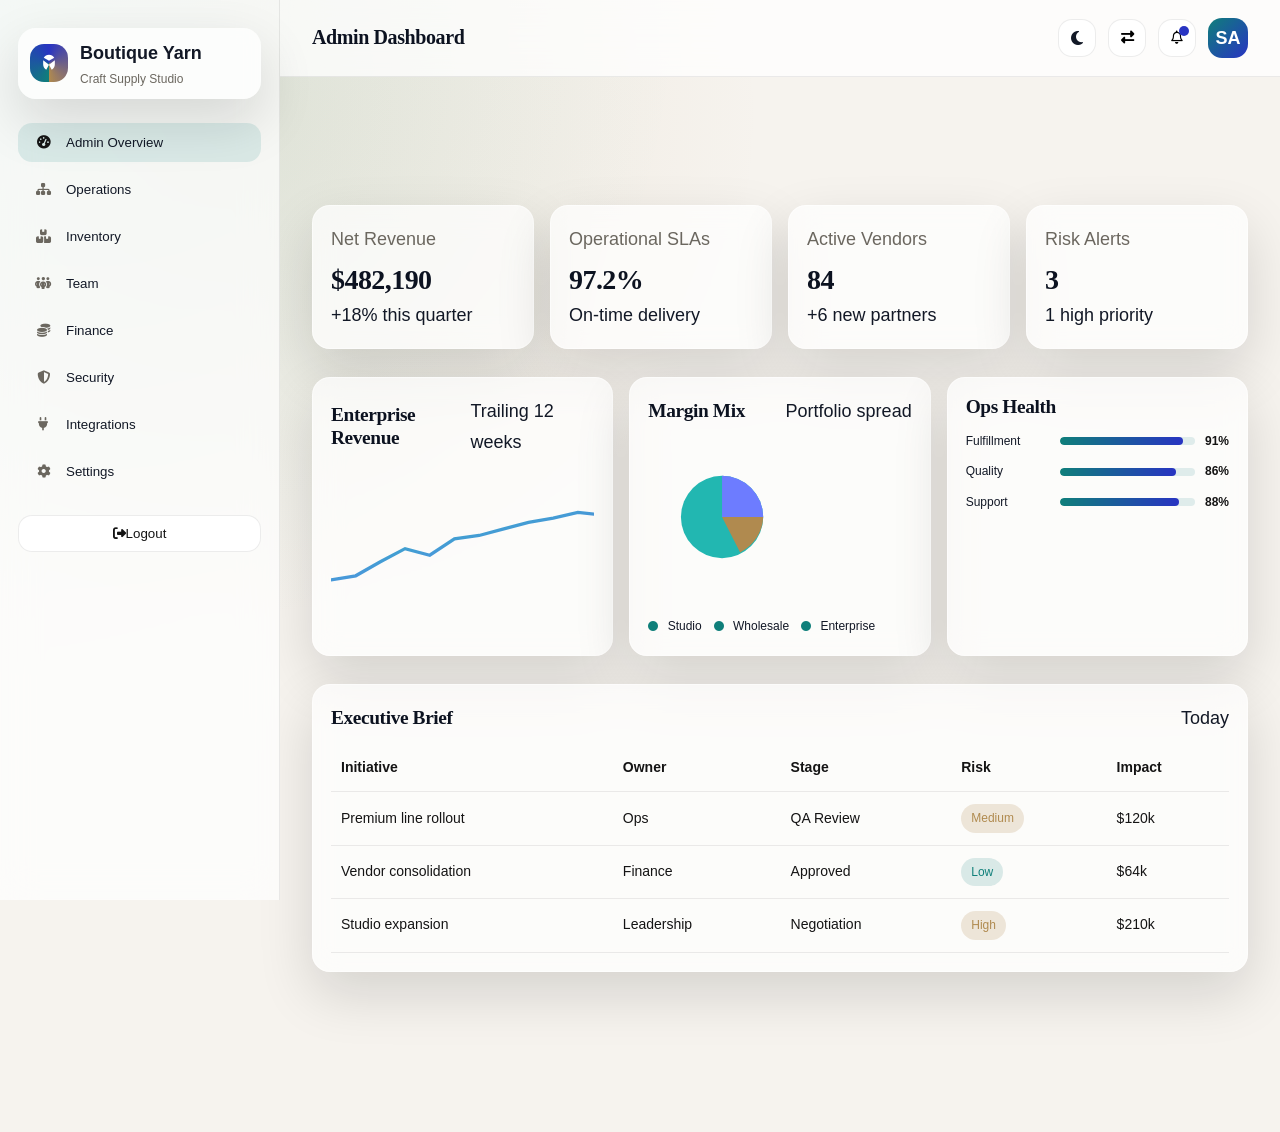
<file: pages/admin dashbaord.html>
<!DOCTYPE html>
<html lang="en" dir="ltr">
<head>
  <meta charset="UTF-8" />
  <meta name="viewport" content="width=device-width, initial-scale=1.0" />
  <title>Boutique Yarn - Admin Dashboard</title>
  <link rel="stylesheet" href="https://cdnjs.cloudflare.com/ajax/libs/font-awesome/6.5.2/css/all.min.css" />
  <link rel="stylesheet" href="../assets/css/style.css" />
  <link rel="stylesheet" href="../assets/css/dark-mode.css" />
  <link rel="stylesheet" href="../assets/css/rtl.css" />
  <link rel="icon" type="image/svg+xml" href="../assets/images/favicon.svg" />
</head>
<body class="scrollbar client-dashboard">
  <div class="cd-app">
    <aside class="cd-sidebar" id="sidebar">
      <div class="cd-brand">
        <span class="cd-logo" aria-hidden="true">
          <svg viewBox="0 0 24 24" aria-hidden="true">
            <path fill="currentColor" d="M12 2c-2.6 0-5 1.4-6.3 3.7l6.3 3.6 6.3-3.6C17 3.4 14.6 2 12 2Zm-7 6.6v5.1c0 2.6 1.4 5 3.7 6.3l3.3-6-7-5.4Zm14 0-7 5.4 3.3 6c2.3-1.3 3.7-3.7 3.7-6.3V8.6Z" />
          </svg>
        </span>
        <div>
          <p class="cd-brand-title">Boutique Yarn</p>
          <p class="cd-brand-sub">Craft Supply Studio</p>
        </div>
      </div>

      <div class="cd-nav" id="nav">
        <button type="button" class="active" data-target="overview"><i class="fa-solid fa-gauge-high"></i><span>Admin Overview</span></button>
        <button type="button" data-target="operations"><i class="fa-solid fa-sitemap"></i><span>Operations</span></button>
        <button type="button" data-target="inventory"><i class="fa-solid fa-boxes-stacked"></i><span>Inventory</span></button>
        <button type="button" data-target="team"><i class="fa-solid fa-people-group"></i><span>Team</span></button>
        <button type="button" data-target="finance"><i class="fa-solid fa-coins"></i><span>Finance</span></button>
        <button type="button" data-target="security"><i class="fa-solid fa-shield-halved"></i><span>Security</span></button>
        <button type="button" data-target="integrations"><i class="fa-solid fa-plug"></i><span>Integrations</span></button>
        <button type="button" data-target="settings"><i class="fa-solid fa-gear"></i><span>Settings</span></button>
      </div>

      <button class="cd-logout" type="button"><i class="fa-solid fa-right-from-bracket"></i>Logout</button>
    </aside>

    <div class="sidebar-overlay" id="sidebarOverlay" aria-hidden="true"></div>

    <div class="cd-main">
      <header class="cd-header" id="header">
        <div class="cd-header-left">
          <h1>Admin Dashboard</h1>
        </div>
        <div class="cd-header-actions">
          <button class="cd-icon-btn" id="darkToggle" aria-label="Dark mode">
            <span class="theme-icon icon-sun" aria-hidden="true"><i class="fa-solid fa-sun"></i></span>
            <span class="theme-icon icon-moon" aria-hidden="true"><i class="fa-solid fa-moon"></i></span>
          </button>
          <button class="cd-icon-btn" id="rtlToggle" aria-label="RTL"><i class="fa-solid fa-right-left"></i></button>
          <button class="cd-icon-btn" id="notifyBtn" aria-label="Notifications"><i class="fa-regular fa-bell"></i><span class="cd-badge"></span></button>
          <div class="cd-avatar" id="profileBtn">SA</div>
          <button class="cd-icon-btn" id="mobileMenu" aria-label="Open menu"><i class="fa-solid fa-bars"></i></button>
        </div>

        <div class="cd-notify" id="notifyPanel">
          <div class="cd-notify-item">System audit complete. 2 warnings found.</div>
          <div class="cd-notify-item">New vendor contract pending approval.</div>
          <div class="cd-notify-item">Weekly ops summary is ready.</div>
        </div>

        <div class="cd-dropdown" id="profileMenu">
          <a href="#">Profile</a>
          <a href="#">Settings</a>
          <button>Logout</button>
        </div>
      </header>

      <main class="cd-content">
        <section class="section active" id="overview">
          <div class="cd-stats">
            <div class="cd-card">
              <p>Net Revenue</p>
              <h3>$482,190</h3>
              <span>+18% this quarter</span>
            </div>
            <div class="cd-card">
              <p>Operational SLAs</p>
              <h3>97.2%</h3>
              <span>On-time delivery</span>
            </div>
            <div class="cd-card">
              <p>Active Vendors</p>
              <h3>84</h3>
              <span>+6 new partners</span>
            </div>
            <div class="cd-card">
              <p>Risk Alerts</p>
              <h3>3</h3>
              <span>1 high priority</span>
            </div>
          </div>

          <div class="cd-grid">
            <div class="cd-card cd-chart">
              <div class="cd-card-head">
                <h4>Enterprise Revenue</h4>
                <span>Trailing 12 weeks</span>
              </div>
              <svg viewBox="0 0 320 160" aria-hidden="true">
                <polyline points="0,120 30,115 60,98 90,82 120,90 150,70 180,66 210,58 240,50 270,45 300,38 320,40" fill="none" stroke="url(#gradAdmin)" stroke-width="4" stroke-linecap="round" />
                <defs>
                  <linearGradient id="gradAdmin" x1="0" y1="0" x2="1" y2="1">
                    <stop offset="0%" stop-color="#22b7b1" />
                    <stop offset="100%" stop-color="#6d7cff" />
                  </linearGradient>
                </defs>
              </svg>
            </div>
            <div class="cd-card cd-chart">
              <div class="cd-card-head">
                <h4>Margin Mix</h4>
                <span>Portfolio spread</span>
              </div>
              <svg viewBox="0 0 320 160" aria-hidden="true">
                <circle cx="90" cy="80" r="50" fill="#22b7b1" />
                <path d="M90 30 A50 50 0 0 1 140 80 L90 80 Z" fill="#6d7cff" />
                <path d="M90 80 L140 80 A50 50 0 0 1 112 123 Z" fill="#b08a4f" />
              </svg>
              <div class="cd-legend">
                <span><i class="fa-solid fa-circle"></i> Studio</span>
                <span><i class="fa-solid fa-circle"></i> Wholesale</span>
                <span><i class="fa-solid fa-circle"></i> Enterprise</span>
              </div>
            </div>
            <div class="cd-card cd-metric">
              <h4>Ops Health</h4>
              <div class="cd-progress">
                <span>Fulfillment</span>
                <div><em style="width: 91%"></em></div>
                <strong>91%</strong>
              </div>
              <div class="cd-progress">
                <span>Quality</span>
                <div><em style="width: 86%"></em></div>
                <strong>86%</strong>
              </div>
              <div class="cd-progress">
                <span>Support</span>
                <div><em style="width: 88%"></em></div>
                <strong>88%</strong>
              </div>
            </div>
          </div>

          <div class="cd-card">
            <div class="cd-card-head">
              <h4>Executive Brief</h4>
              <span>Today</span>
            </div>
            <div class="cd-table">
              <table>
                <thead>
                  <tr>
                    <th>Initiative</th>
                    <th>Owner</th>
                    <th>Stage</th>
                    <th>Risk</th>
                    <th>Impact</th>
                  </tr>
                </thead>
                <tbody>
                  <tr>
                    <td>Premium line rollout</td>
                    <td>Ops</td>
                    <td>QA Review</td>
                    <td><span class="cd-pill warn">Medium</span></td>
                    <td>$120k</td>
                  </tr>
                  <tr>
                    <td>Vendor consolidation</td>
                    <td>Finance</td>
                    <td>Approved</td>
                    <td><span class="cd-pill success">Low</span></td>
                    <td>$64k</td>
                  </tr>
                  <tr>
                    <td>Studio expansion</td>
                    <td>Leadership</td>
                    <td>Negotiation</td>
                    <td><span class="cd-pill warn">High</span></td>
                    <td>$210k</td>
                  </tr>
                </tbody>
              </table>
            </div>
          </div>
        </section>

        <section class="section" id="operations">
          <div class="cd-subgrid">
            <div class="cd-card">
              <div class="cd-card-head">
                <h4>Order Command</h4>
                <span>Live operational flow</span>
              </div>
              <div class="cd-table">
                <table>
                  <thead>
                    <tr>
                      <th>Queue</th>
                      <th>Orders</th>
                      <th>SLA</th>
                      <th>Status</th>
                      <th>Owner</th>
                    </tr>
                  </thead>
                  <tbody>
                    <tr>
                      <td>Fulfillment</td>
                      <td>126</td>
                      <td>3 days</td>
                      <td><span class="cd-pill success">On Track</span></td>
                      <td>Ops A</td>
                    </tr>
                    <tr>
                      <td>Quality Control</td>
                      <td>42</td>
                      <td>1 day</td>
                      <td><span class="cd-pill warn">Escalated</span></td>
                      <td>QA Team</td>
                    </tr>
                    <tr>
                      <td>Dispatch</td>
                      <td>88</td>
                      <td>2 days</td>
                      <td><span class="cd-pill success">Stable</span></td>
                      <td>Ops B</td>
                    </tr>
                  </tbody>
                </table>
              </div>
              <div class="cd-chip-row">
                <span class="cd-chip">Backorders: 9</span>
                <span class="cd-chip">High Priority: 7</span>
                <span class="cd-chip">Escalations: 3</span>
              </div>
            </div>
            <div class="cd-card cd-chart">
              <div class="cd-card-head">
                <h4>Throughput</h4>
                <span>Orders per day</span>
              </div>
              <svg viewBox="0 0 320 160" aria-hidden="true">
                <rect x="20" y="85" width="26" height="55" rx="6" fill="#22b7b1" />
                <rect x="60" y="65" width="26" height="75" rx="6" fill="#6d7cff" />
                <rect x="100" y="40" width="26" height="100" rx="6" fill="#b08a4f" />
                <rect x="140" y="60" width="26" height="80" rx="6" fill="#22b7b1" />
                <rect x="180" y="50" width="26" height="90" rx="6" fill="#6d7cff" />
              </svg>
              <div class="cd-mini-stats">
                <div>
                  <p>Peak</p>
                  <strong>148</strong>
                </div>
                <div>
                  <p>Avg</p>
                  <strong>112</strong>
                </div>
              </div>
            </div>
            <div class="cd-card cd-metric">
              <h4>Fulfillment Health</h4>
              <div class="cd-progress">
                <span>Picked</span>
                <div><em style="width: 84%"></em></div>
                <strong>84%</strong>
              </div>
              <div class="cd-progress">
                <span>Packed</span>
                <div><em style="width: 77%"></em></div>
                <strong>77%</strong>
              </div>
              <div class="cd-progress">
                <span>Shipped</span>
                <div><em style="width: 71%"></em></div>
                <strong>71%</strong>
              </div>
            </div>
          </div>
        </section>

        <section class="section" id="inventory">
          <div class="cd-subgrid">
            <div class="cd-card cd-product">
              <img src="../assets/images/yarn-03.jpg" alt="Alpine Merino" />
              <h4>Alpine Merino</h4>
              <p>Lot: 4,210 units</p>
              <div class="cd-actions">
                <button class="cd-btn">Adjust</button>
                <button class="cd-btn ghost">Pause</button>
              </div>
            </div>
            <div class="cd-card cd-product">
              <img src="../assets/images/yarn-10.jpg" alt="Studio Silk" />
              <h4>Studio Silk</h4>
              <p>Lot: 2,980 units</p>
              <div class="cd-actions">
                <button class="cd-btn">Adjust</button>
                <button class="cd-btn ghost">Pause</button>
              </div>
            </div>
            <div class="cd-card cd-chart">
              <div class="cd-card-head">
                <h4>Stock Coverage</h4>
                <span>Weeks of supply</span>
              </div>
              <svg viewBox="0 0 320 160" aria-hidden="true">
                <rect x="20" y="90" width="26" height="50" rx="6" fill="#22b7b1" />
                <rect x="60" y="70" width="26" height="70" rx="6" fill="#6d7cff" />
                <rect x="100" y="45" width="26" height="95" rx="6" fill="#b08a4f" />
                <rect x="140" y="60" width="26" height="80" rx="6" fill="#22b7b1" />
                <rect x="180" y="50" width="26" height="90" rx="6" fill="#6d7cff" />
              </svg>
            </div>
            <div class="cd-card cd-metric">
              <h4>Low Stock Alerts</h4>
              <div class="cd-list-compact">
                <div><strong>Velvet Blend</strong><span>6 pallets</span></div>
                <div><strong>Snow Drift</strong><span>4 pallets</span></div>
                <div><strong>Amber Twist</strong><span>3 pallets</span></div>
              </div>
            </div>
          </div>
        </section>

        <section class="section" id="team">
          <div class="cd-subgrid">
            <div class="cd-card cd-list-item">
              <div>
                <strong>Operations Lead</strong>
                <span>m.park@boutiqueyarn.com</span>
              </div>
              <p>Active</p>
            </div>
            <div class="cd-card cd-list-item">
              <div>
                <strong>Finance Director</strong>
                <span>r.ward@boutiqueyarn.com</span>
              </div>
              <p>Active</p>
            </div>
            <div class="cd-card cd-list-item">
              <div>
                <strong>Studio Manager</strong>
                <span>l.chen@boutiqueyarn.com</span>
              </div>
              <p>Travel</p>
            </div>
            <div class="cd-card cd-chart">
              <div class="cd-card-head">
                <h4>Team Load</h4>
                <span>Tasks by department</span>
              </div>
              <svg viewBox="0 0 320 160" aria-hidden="true">
                <rect x="20" y="80" width="26" height="60" rx="6" fill="#22b7b1" />
                <rect x="60" y="65" width="26" height="75" rx="6" fill="#6d7cff" />
                <rect x="100" y="50" width="26" height="90" rx="6" fill="#b08a4f" />
                <rect x="140" y="70" width="26" height="70" rx="6" fill="#22b7b1" />
              </svg>
            </div>
            <div class="cd-card cd-metric">
              <h4>Hiring Pipeline</h4>
              <div class="cd-list-compact">
                <div><strong>Fulfillment Lead</strong><span>Interview</span></div>
                <div><strong>QA Supervisor</strong><span>Offer</span></div>
                <div><strong>Support Analyst</strong><span>Screen</span></div>
              </div>
            </div>
          </div>
        </section>

        <section class="section" id="finance">
          <div class="cd-subgrid">
            <div class="cd-card">
              <p>Cash Position</p>
              <h3>$1.42M</h3>
              <span>Runway 18 months</span>
            </div>
            <div class="cd-card">
              <p>AR Balance</p>
              <h3>$214k</h3>
              <span>Avg 23 days</span>
            </div>
            <div class="cd-card">
              <p>AP Balance</p>
              <h3>$168k</h3>
              <span>Avg 17 days</span>
            </div>
            <div class="cd-card cd-chart">
              <div class="cd-card-head">
                <h4>Cash Flow</h4>
                <span>Monthly</span>
              </div>
              <svg viewBox="0 0 320 160" aria-hidden="true">
                <polyline points="0,120 40,95 80,105 120,85 160,88 200,70 240,75 280,60 320,55" fill="none" stroke="url(#gradCash)" stroke-width="4" stroke-linecap="round" />
                <defs>
                  <linearGradient id="gradCash" x1="0" y1="0" x2="1" y2="1">
                    <stop offset="0%" stop-color="#b08a4f" />
                    <stop offset="100%" stop-color="#22b7b1" />
                  </linearGradient>
                </defs>
              </svg>
            </div>
            <div class="cd-card cd-metric">
              <h4>Top Expenses</h4>
              <div class="cd-list-compact">
                <div><strong>Raw Materials</strong><span>$92k</span></div>
                <div><strong>Logistics</strong><span>$48k</span></div>
                <div><strong>Studio Ops</strong><span>$36k</span></div>
              </div>
            </div>
          </div>
        </section>

        <section class="section" id="security">
          <div class="cd-subgrid">
            <div class="cd-card cd-metric">
              <h4>Access Overview</h4>
              <div class="cd-list-compact">
                <div><strong>Admins</strong><span>8 active</span></div>
                <div><strong>Managers</strong><span>24 active</span></div>
                <div><strong>Vendors</strong><span>42 active</span></div>
              </div>
            </div>
            <div class="cd-card cd-chart">
              <div class="cd-card-head">
                <h4>Auth Events</h4>
                <span>Last 14 days</span>
              </div>
              <svg viewBox="0 0 320 160" aria-hidden="true">
                <rect x="20" y="80" width="26" height="60" rx="6" fill="#22b7b1" />
                <rect x="60" y="60" width="26" height="80" rx="6" fill="#6d7cff" />
                <rect x="100" y="70" width="26" height="70" rx="6" fill="#b08a4f" />
                <rect x="140" y="50" width="26" height="90" rx="6" fill="#22b7b1" />
                <rect x="180" y="85" width="26" height="55" rx="6" fill="#6d7cff" />
              </svg>
            </div>
            <div class="cd-card">
              <div class="cd-card-head">
                <h4>Audit Log</h4>
                <span>Recent activity</span>
              </div>
              <div class="cd-table">
                <table>
                  <thead>
                    <tr>
                      <th>User</th>
                      <th>Action</th>
                      <th>Scope</th>
                      <th>Time</th>
                    </tr>
                  </thead>
                  <tbody>
                    <tr>
                      <td>Admin</td>
                      <td>Updated vendor terms</td>
                      <td>Finance</td>
                      <td>2h ago</td>
                    </tr>
                    <tr>
                      <td>Ops Lead</td>
                      <td>Paused batch #BY-44</td>
                      <td>Inventory</td>
                      <td>6h ago</td>
                    </tr>
                    <tr>
                      <td>System</td>
                      <td>Rotated API keys</td>
                      <td>Security</td>
                      <td>Yesterday</td>
                    </tr>
                  </tbody>
                </table>
              </div>
            </div>
          </div>
        </section>

        <section class="section" id="integrations">
          <div class="cd-subgrid">
            <div class="cd-card cd-metric">
              <h4>Connected Apps</h4>
              <div class="cd-list-compact">
                <div><strong>NetSuite</strong><span>Syncing</span></div>
                <div><strong>ShipStation</strong><span>Healthy</span></div>
                <div><strong>HubSpot</strong><span>Limited</span></div>
              </div>
            </div>
            <div class="cd-card cd-chart">
              <div class="cd-card-head">
                <h4>API Volume</h4>
                <span>Requests / day</span>
              </div>
              <svg viewBox="0 0 320 160" aria-hidden="true">
                <polyline points="0,110 40,100 80,90 120,85 160,70 200,75 240,60 280,55 320,50" fill="none" stroke="url(#gradApi)" stroke-width="4" stroke-linecap="round" />
                <defs>
                  <linearGradient id="gradApi" x1="0" y1="0" x2="1" y2="1">
                    <stop offset="0%" stop-color="#6d7cff" />
                    <stop offset="100%" stop-color="#22b7b1" />
                  </linearGradient>
                </defs>
              </svg>
            </div>
            <div class="cd-card">
              <div class="cd-card-head">
                <h4>Workflow Automations</h4>
                <span>Active rules</span>
              </div>
              <div class="cd-table">
                <table>
                  <thead>
                    <tr>
                      <th>Automation</th>
                      <th>Trigger</th>
                      <th>Owner</th>
                      <th>Status</th>
                    </tr>
                  </thead>
                  <tbody>
                    <tr>
                      <td>PO Auto-approve</td>
                      <td>Spend &lt; $2k</td>
                      <td>Finance</td>
                      <td><span class="cd-pill success">Enabled</span></td>
                    </tr>
                    <tr>
                      <td>Stock Reorder</td>
                      <td>Below 15%</td>
                      <td>Inventory</td>
                      <td><span class="cd-pill success">Enabled</span></td>
                    </tr>
                    <tr>
                      <td>VIP Escalation</td>
                      <td>Delay &gt; 48h</td>
                      <td>Support</td>
                      <td><span class="cd-pill warn">Review</span></td>
                    </tr>
                  </tbody>
                </table>
              </div>
            </div>
          </div>
        </section>

        <section class="section" id="settings">
          <div class="cd-subgrid">
            <div class="cd-card cd-form">
              <h4>Admin Profile</h4>
              <label>Name</label>
              <input type="text" value="Sienna Avery" />
              <label>Email</label>
              <input type="email" value="admin@boutiqueyarn.com" />
              <label>Role</label>
              <select>
                <option>Super Admin</option>
                <option>Finance Admin</option>
                <option>Ops Admin</option>
              </select>
              <div class="cd-toggle">
                <input type="checkbox" checked />
                <span>Require MFA for all admins</span>
              </div>
              <div class="cd-toggle">
                <input type="checkbox" />
                <span>Enable audit exports</span>
              </div>
            </div>
            <div class="cd-card cd-metric">
              <h4>Permissions</h4>
              <div class="cd-list-compact">
                <div><strong>Finance</strong><span>Full</span></div>
                <div><strong>Inventory</strong><span>Restricted</span></div>
                <div><strong>Support</strong><span>Read-only</span></div>
              </div>
            </div>
            <div class="cd-card cd-chart">
              <div class="cd-card-head">
                <h4>System Load</h4>
                <span>Service uptime</span>
              </div>
              <svg viewBox="0 0 320 160" aria-hidden="true">
                <rect x="20" y="90" width="26" height="50" rx="6" fill="#22b7b1" />
                <rect x="60" y="70" width="26" height="70" rx="6" fill="#6d7cff" />
                <rect x="100" y="50" width="26" height="90" rx="6" fill="#b08a4f" />
                <rect x="140" y="80" width="26" height="60" rx="6" fill="#22b7b1" />
                <rect x="180" y="40" width="26" height="100" rx="6" fill="#6d7cff" />
              </svg>
              <div class="cd-legend">
                <span><i class="fa-solid fa-circle"></i> Core</span>
                <span><i class="fa-solid fa-circle"></i> Ops</span>
                <span><i class="fa-solid fa-circle"></i> Data</span>
              </div>
            </div>
          </div>
        </section>
      </main>
    </div>
  </div>

  <script src="../assets/js/dashboard.js"></script>
</body>
</html>
</file>
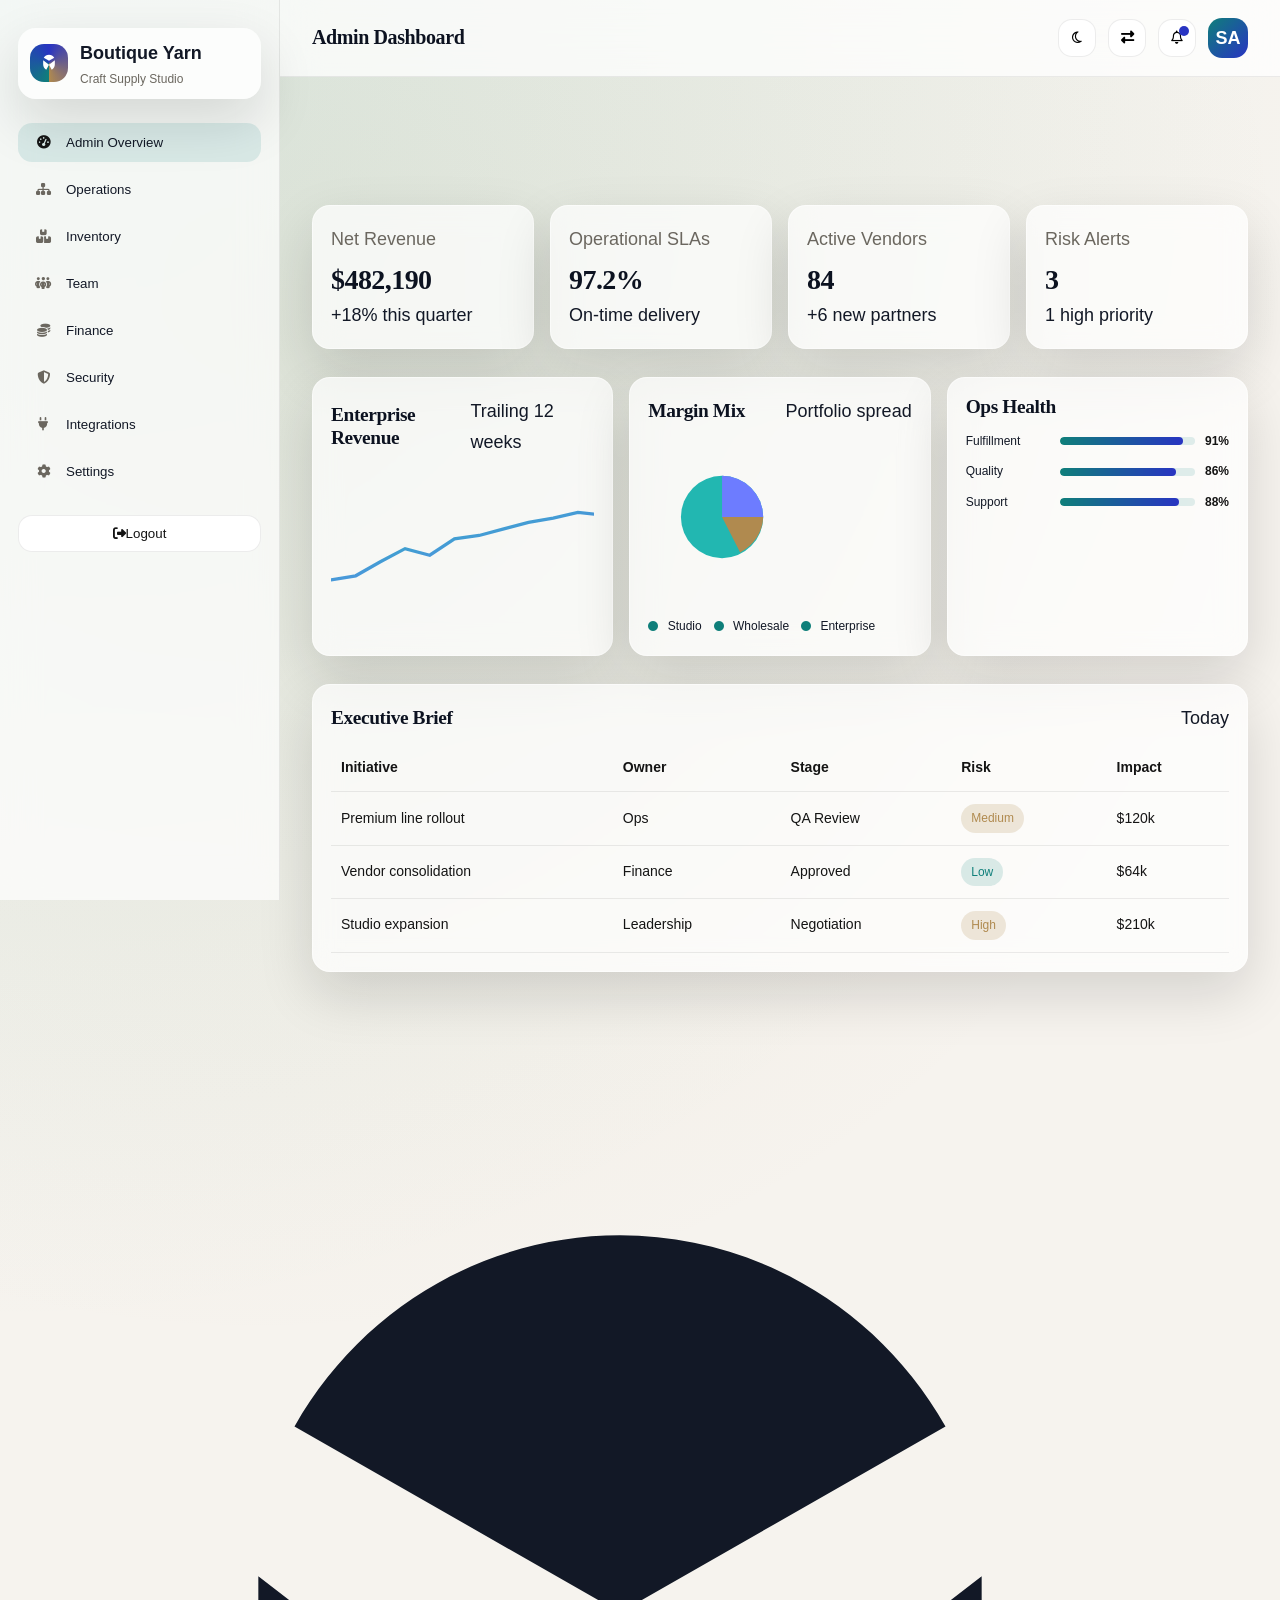
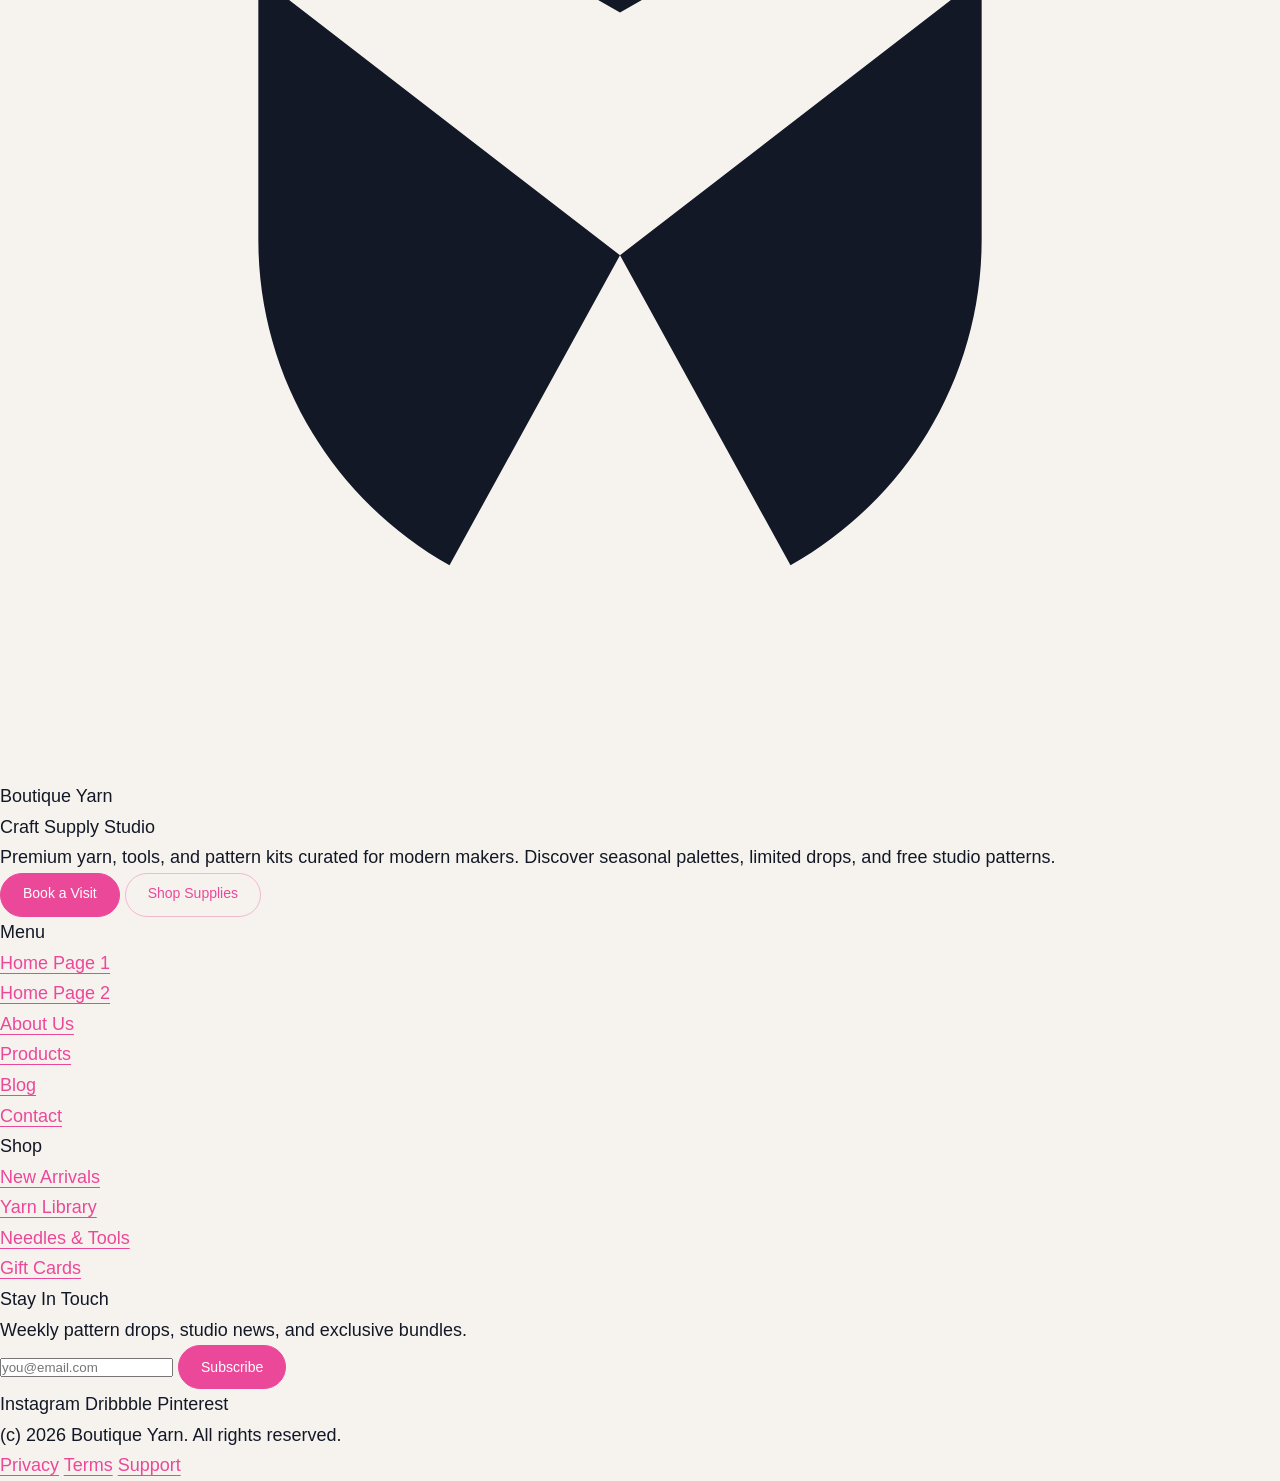
<file: pages/blog details.html>
<!DOCTYPE html>
<html lang="en" dir="ltr">
<head>
  <meta charset="UTF-8" />
  <meta name="viewport" content="width=device-width, initial-scale=1.0" />
  <title>Boutique Yarn - Admin Dashboard</title>
  <link rel="stylesheet" href="https://cdnjs.cloudflare.com/ajax/libs/font-awesome/6.5.2/css/all.min.css" />
  <link rel="stylesheet" href="../assets/css/style.css" />
  <link rel="stylesheet" href="../assets/css/dark-mode.css" />
  <link rel="stylesheet" href="../assets/css/rtl.css" />
  <link rel="icon" type="image/svg+xml" href="../assets/images/favicon.svg" />
</head>
<body class="scrollbar client-dashboard">
  <div class="cd-app">
    <aside class="cd-sidebar" id="sidebar">
      <div class="cd-brand">
        <span class="cd-logo" aria-hidden="true">
          <svg viewBox="0 0 24 24" aria-hidden="true">
            <path fill="currentColor" d="M12 2c-2.6 0-5 1.4-6.3 3.7l6.3 3.6 6.3-3.6C17 3.4 14.6 2 12 2Zm-7 6.6v5.1c0 2.6 1.4 5 3.7 6.3l3.3-6-7-5.4Zm14 0-7 5.4 3.3 6c2.3-1.3 3.7-3.7 3.7-6.3V8.6Z" />
          </svg>
        </span>
        <div>
          <p class="cd-brand-title">Boutique Yarn</p>
          <p class="cd-brand-sub">Craft Supply Studio</p>
        </div>
      </div>

      <div class="cd-nav" id="nav">
        <button type="button" class="active" data-target="overview"><i class="fa-solid fa-gauge-high"></i><span>Admin Overview</span></button>
        <button type="button" data-target="operations"><i class="fa-solid fa-sitemap"></i><span>Operations</span></button>
        <button type="button" data-target="inventory"><i class="fa-solid fa-boxes-stacked"></i><span>Inventory</span></button>
        <button type="button" data-target="team"><i class="fa-solid fa-people-group"></i><span>Team</span></button>
        <button type="button" data-target="finance"><i class="fa-solid fa-coins"></i><span>Finance</span></button>
        <button type="button" data-target="security"><i class="fa-solid fa-shield-halved"></i><span>Security</span></button>
        <button type="button" data-target="integrations"><i class="fa-solid fa-plug"></i><span>Integrations</span></button>
        <button type="button" data-target="settings"><i class="fa-solid fa-gear"></i><span>Settings</span></button>
      </div>

      <button class="cd-logout" type="button"><i class="fa-solid fa-right-from-bracket"></i>Logout</button>
    </aside>

    <div class="sidebar-overlay" id="sidebarOverlay" aria-hidden="true"></div>

    <div class="cd-main">
      <header class="cd-header" id="header">
        <div class="cd-header-left">
          <h1>Admin Dashboard</h1>
        </div>
        <div class="cd-header-actions">
          <button class="cd-icon-btn" id="darkToggle" aria-label="Dark mode"><i class="fa-regular fa-moon"></i></button>
          <button class="cd-icon-btn" id="rtlToggle" aria-label="RTL"><i class="fa-solid fa-right-left"></i></button>
          <button class="cd-icon-btn" id="notifyBtn" aria-label="Notifications"><i class="fa-regular fa-bell"></i><span class="cd-badge"></span></button>
          <div class="cd-avatar" id="profileBtn">SA</div>
          <button class="cd-icon-btn" id="mobileMenu" aria-label="Open menu"><i class="fa-solid fa-bars"></i></button>
        </div>

        <div class="cd-notify" id="notifyPanel">
          <div class="cd-notify-item">System audit complete. 2 warnings found.</div>
          <div class="cd-notify-item">New vendor contract pending approval.</div>
          <div class="cd-notify-item">Weekly ops summary is ready.</div>
        </div>

        <div class="cd-dropdown" id="profileMenu">
          <a href="#">Profile</a>
          <a href="#">Settings</a>
          <button>Logout</button>
        </div>
      </header>

      <main class="cd-content">
        <section class="section active" id="overview">
          <div class="cd-stats">
            <div class="cd-card">
              <p>Net Revenue</p>
              <h3>$482,190</h3>
              <span>+18% this quarter</span>
            </div>
            <div class="cd-card">
              <p>Operational SLAs</p>
              <h3>97.2%</h3>
              <span>On-time delivery</span>
            </div>
            <div class="cd-card">
              <p>Active Vendors</p>
              <h3>84</h3>
              <span>+6 new partners</span>
            </div>
            <div class="cd-card">
              <p>Risk Alerts</p>
              <h3>3</h3>
              <span>1 high priority</span>
            </div>
          </div>

          <div class="cd-grid">
            <div class="cd-card cd-chart">
              <div class="cd-card-head">
                <h4>Enterprise Revenue</h4>
                <span>Trailing 12 weeks</span>
              </div>
              <svg viewBox="0 0 320 160" aria-hidden="true">
                <polyline points="0,120 30,115 60,98 90,82 120,90 150,70 180,66 210,58 240,50 270,45 300,38 320,40" fill="none" stroke="url(#gradAdmin)" stroke-width="4" stroke-linecap="round" />
                <defs>
                  <linearGradient id="gradAdmin" x1="0" y1="0" x2="1" y2="1">
                    <stop offset="0%" stop-color="#22b7b1" />
                    <stop offset="100%" stop-color="#6d7cff" />
                  </linearGradient>
                </defs>
              </svg>
            </div>
            <div class="cd-card cd-chart">
              <div class="cd-card-head">
                <h4>Margin Mix</h4>
                <span>Portfolio spread</span>
              </div>
              <svg viewBox="0 0 320 160" aria-hidden="true">
                <circle cx="90" cy="80" r="50" fill="#22b7b1" />
                <path d="M90 30 A50 50 0 0 1 140 80 L90 80 Z" fill="#6d7cff" />
                <path d="M90 80 L140 80 A50 50 0 0 1 112 123 Z" fill="#b08a4f" />
              </svg>
              <div class="cd-legend">
                <span><i class="fa-solid fa-circle"></i> Studio</span>
                <span><i class="fa-solid fa-circle"></i> Wholesale</span>
                <span><i class="fa-solid fa-circle"></i> Enterprise</span>
              </div>
            </div>
            <div class="cd-card cd-metric">
              <h4>Ops Health</h4>
              <div class="cd-progress">
                <span>Fulfillment</span>
                <div><em style="width: 91%"></em></div>
                <strong>91%</strong>
              </div>
              <div class="cd-progress">
                <span>Quality</span>
                <div><em style="width: 86%"></em></div>
                <strong>86%</strong>
              </div>
              <div class="cd-progress">
                <span>Support</span>
                <div><em style="width: 88%"></em></div>
                <strong>88%</strong>
              </div>
            </div>
          </div>

          <div class="cd-card">
            <div class="cd-card-head">
              <h4>Executive Brief</h4>
              <span>Today</span>
            </div>
            <div class="cd-table">
              <table>
                <thead>
                  <tr>
                    <th>Initiative</th>
                    <th>Owner</th>
                    <th>Stage</th>
                    <th>Risk</th>
                    <th>Impact</th>
                  </tr>
                </thead>
                <tbody>
                  <tr>
                    <td>Premium line rollout</td>
                    <td>Ops</td>
                    <td>QA Review</td>
                    <td><span class="cd-pill warn">Medium</span></td>
                    <td>$120k</td>
                  </tr>
                  <tr>
                    <td>Vendor consolidation</td>
                    <td>Finance</td>
                    <td>Approved</td>
                    <td><span class="cd-pill success">Low</span></td>
                    <td>$64k</td>
                  </tr>
                  <tr>
                    <td>Studio expansion</td>
                    <td>Leadership</td>
                    <td>Negotiation</td>
                    <td><span class="cd-pill warn">High</span></td>
                    <td>$210k</td>
                  </tr>
                </tbody>
              </table>
            </div>
          </div>
        </section>

        <section class="section" id="operations">
          <div class="cd-subgrid">
            <div class="cd-card">
              <div class="cd-card-head">
                <h4>Order Command</h4>
                <span>Live operational flow</span>
              </div>
              <div class="cd-table">
                <table>
                  <thead>
                    <tr>
                      <th>Queue</th>
                      <th>Orders</th>
                      <th>SLA</th>
                      <th>Status</th>
                      <th>Owner</th>
                    </tr>
                  </thead>
                  <tbody>
                    <tr>
                      <td>Fulfillment</td>
                      <td>126</td>
                      <td>3 days</td>
                      <td><span class="cd-pill success">On Track</span></td>
                      <td>Ops A</td>
                    </tr>
                    <tr>
                      <td>Quality Control</td>
                      <td>42</td>
                      <td>1 day</td>
                      <td><span class="cd-pill warn">Escalated</span></td>
                      <td>QA Team</td>
                    </tr>
                    <tr>
                      <td>Dispatch</td>
                      <td>88</td>
                      <td>2 days</td>
                      <td><span class="cd-pill success">Stable</span></td>
                      <td>Ops B</td>
                    </tr>
                  </tbody>
                </table>
              </div>
              <div class="cd-chip-row">
                <span class="cd-chip">Backorders: 9</span>
                <span class="cd-chip">High Priority: 7</span>
                <span class="cd-chip">Escalations: 3</span>
              </div>
            </div>
            <div class="cd-card cd-chart">
              <div class="cd-card-head">
                <h4>Throughput</h4>
                <span>Orders per day</span>
              </div>
              <svg viewBox="0 0 320 160" aria-hidden="true">
                <rect x="20" y="85" width="26" height="55" rx="6" fill="#22b7b1" />
                <rect x="60" y="65" width="26" height="75" rx="6" fill="#6d7cff" />
                <rect x="100" y="40" width="26" height="100" rx="6" fill="#b08a4f" />
                <rect x="140" y="60" width="26" height="80" rx="6" fill="#22b7b1" />
                <rect x="180" y="50" width="26" height="90" rx="6" fill="#6d7cff" />
              </svg>
              <div class="cd-mini-stats">
                <div>
                  <p>Peak</p>
                  <strong>148</strong>
                </div>
                <div>
                  <p>Avg</p>
                  <strong>112</strong>
                </div>
              </div>
            </div>
            <div class="cd-card cd-metric">
              <h4>Fulfillment Health</h4>
              <div class="cd-progress">
                <span>Picked</span>
                <div><em style="width: 84%"></em></div>
                <strong>84%</strong>
              </div>
              <div class="cd-progress">
                <span>Packed</span>
                <div><em style="width: 77%"></em></div>
                <strong>77%</strong>
              </div>
              <div class="cd-progress">
                <span>Shipped</span>
                <div><em style="width: 71%"></em></div>
                <strong>71%</strong>
              </div>
            </div>
          </div>
        </section>

        <section class="section" id="inventory">
          <div class="cd-subgrid">
            <div class="cd-card cd-product">
              <img src="../assets/images/yarn-03.jpg" alt="Alpine Merino" />
              <h4>Alpine Merino</h4>
              <p>Lot: 4,210 units</p>
              <div class="cd-actions">
                <button class="cd-btn">Adjust</button>
                <button class="cd-btn ghost">Pause</button>
              </div>
            </div>
            <div class="cd-card cd-product">
              <img src="../assets/images/yarn-10.jpg" alt="Studio Silk" />
              <h4>Studio Silk</h4>
              <p>Lot: 2,980 units</p>
              <div class="cd-actions">
                <button class="cd-btn">Adjust</button>
                <button class="cd-btn ghost">Pause</button>
              </div>
            </div>
            <div class="cd-card cd-chart">
              <div class="cd-card-head">
                <h4>Stock Coverage</h4>
                <span>Weeks of supply</span>
              </div>
              <svg viewBox="0 0 320 160" aria-hidden="true">
                <rect x="20" y="90" width="26" height="50" rx="6" fill="#22b7b1" />
                <rect x="60" y="70" width="26" height="70" rx="6" fill="#6d7cff" />
                <rect x="100" y="45" width="26" height="95" rx="6" fill="#b08a4f" />
                <rect x="140" y="60" width="26" height="80" rx="6" fill="#22b7b1" />
                <rect x="180" y="50" width="26" height="90" rx="6" fill="#6d7cff" />
              </svg>
            </div>
            <div class="cd-card cd-metric">
              <h4>Low Stock Alerts</h4>
              <div class="cd-list-compact">
                <div><strong>Velvet Blend</strong><span>6 pallets</span></div>
                <div><strong>Snow Drift</strong><span>4 pallets</span></div>
                <div><strong>Amber Twist</strong><span>3 pallets</span></div>
              </div>
            </div>
          </div>
        </section>

        <section class="section" id="team">
          <div class="cd-subgrid">
            <div class="cd-card cd-list-item">
              <div>
                <strong>Operations Lead</strong>
                <span>m.park@boutiqueyarn.com</span>
              </div>
              <p>Active</p>
            </div>
            <div class="cd-card cd-list-item">
              <div>
                <strong>Finance Director</strong>
                <span>r.ward@boutiqueyarn.com</span>
              </div>
              <p>Active</p>
            </div>
            <div class="cd-card cd-list-item">
              <div>
                <strong>Studio Manager</strong>
                <span>l.chen@boutiqueyarn.com</span>
              </div>
              <p>Travel</p>
            </div>
            <div class="cd-card cd-chart">
              <div class="cd-card-head">
                <h4>Team Load</h4>
                <span>Tasks by department</span>
              </div>
              <svg viewBox="0 0 320 160" aria-hidden="true">
                <rect x="20" y="80" width="26" height="60" rx="6" fill="#22b7b1" />
                <rect x="60" y="65" width="26" height="75" rx="6" fill="#6d7cff" />
                <rect x="100" y="50" width="26" height="90" rx="6" fill="#b08a4f" />
                <rect x="140" y="70" width="26" height="70" rx="6" fill="#22b7b1" />
              </svg>
            </div>
            <div class="cd-card cd-metric">
              <h4>Hiring Pipeline</h4>
              <div class="cd-list-compact">
                <div><strong>Fulfillment Lead</strong><span>Interview</span></div>
                <div><strong>QA Supervisor</strong><span>Offer</span></div>
                <div><strong>Support Analyst</strong><span>Screen</span></div>
              </div>
            </div>
          </div>
        </section>

        <section class="section" id="finance">
          <div class="cd-subgrid">
            <div class="cd-card">
              <p>Cash Position</p>
              <h3>$1.42M</h3>
              <span>Runway 18 months</span>
            </div>
            <div class="cd-card">
              <p>AR Balance</p>
              <h3>$214k</h3>
              <span>Avg 23 days</span>
            </div>
            <div class="cd-card">
              <p>AP Balance</p>
              <h3>$168k</h3>
              <span>Avg 17 days</span>
            </div>
            <div class="cd-card cd-chart">
              <div class="cd-card-head">
                <h4>Cash Flow</h4>
                <span>Monthly</span>
              </div>
              <svg viewBox="0 0 320 160" aria-hidden="true">
                <polyline points="0,120 40,95 80,105 120,85 160,88 200,70 240,75 280,60 320,55" fill="none" stroke="url(#gradCash)" stroke-width="4" stroke-linecap="round" />
                <defs>
                  <linearGradient id="gradCash" x1="0" y1="0" x2="1" y2="1">
                    <stop offset="0%" stop-color="#b08a4f" />
                    <stop offset="100%" stop-color="#22b7b1" />
                  </linearGradient>
                </defs>
              </svg>
            </div>
            <div class="cd-card cd-metric">
              <h4>Top Expenses</h4>
              <div class="cd-list-compact">
                <div><strong>Raw Materials</strong><span>$92k</span></div>
                <div><strong>Logistics</strong><span>$48k</span></div>
                <div><strong>Studio Ops</strong><span>$36k</span></div>
              </div>
            </div>
          </div>
        </section>

        <section class="section" id="security">
          <div class="cd-subgrid">
            <div class="cd-card cd-metric">
              <h4>Access Overview</h4>
              <div class="cd-list-compact">
                <div><strong>Admins</strong><span>8 active</span></div>
                <div><strong>Managers</strong><span>24 active</span></div>
                <div><strong>Vendors</strong><span>42 active</span></div>
              </div>
            </div>
            <div class="cd-card cd-chart">
              <div class="cd-card-head">
                <h4>Auth Events</h4>
                <span>Last 14 days</span>
              </div>
              <svg viewBox="0 0 320 160" aria-hidden="true">
                <rect x="20" y="80" width="26" height="60" rx="6" fill="#22b7b1" />
                <rect x="60" y="60" width="26" height="80" rx="6" fill="#6d7cff" />
                <rect x="100" y="70" width="26" height="70" rx="6" fill="#b08a4f" />
                <rect x="140" y="50" width="26" height="90" rx="6" fill="#22b7b1" />
                <rect x="180" y="85" width="26" height="55" rx="6" fill="#6d7cff" />
              </svg>
            </div>
            <div class="cd-card">
              <div class="cd-card-head">
                <h4>Audit Log</h4>
                <span>Recent activity</span>
              </div>
              <div class="cd-table">
                <table>
                  <thead>
                    <tr>
                      <th>User</th>
                      <th>Action</th>
                      <th>Scope</th>
                      <th>Time</th>
                    </tr>
                  </thead>
                  <tbody>
                    <tr>
                      <td>Admin</td>
                      <td>Updated vendor terms</td>
                      <td>Finance</td>
                      <td>2h ago</td>
                    </tr>
                    <tr>
                      <td>Ops Lead</td>
                      <td>Paused batch #BY-44</td>
                      <td>Inventory</td>
                      <td>6h ago</td>
                    </tr>
                    <tr>
                      <td>System</td>
                      <td>Rotated API keys</td>
                      <td>Security</td>
                      <td>Yesterday</td>
                    </tr>
                  </tbody>
                </table>
              </div>
            </div>
          </div>
        </section>

        <section class="section" id="integrations">
          <div class="cd-subgrid">
            <div class="cd-card cd-metric">
              <h4>Connected Apps</h4>
              <div class="cd-list-compact">
                <div><strong>NetSuite</strong><span>Syncing</span></div>
                <div><strong>ShipStation</strong><span>Healthy</span></div>
                <div><strong>HubSpot</strong><span>Limited</span></div>
              </div>
            </div>
            <div class="cd-card cd-chart">
              <div class="cd-card-head">
                <h4>API Volume</h4>
                <span>Requests / day</span>
              </div>
              <svg viewBox="0 0 320 160" aria-hidden="true">
                <polyline points="0,110 40,100 80,90 120,85 160,70 200,75 240,60 280,55 320,50" fill="none" stroke="url(#gradApi)" stroke-width="4" stroke-linecap="round" />
                <defs>
                  <linearGradient id="gradApi" x1="0" y1="0" x2="1" y2="1">
                    <stop offset="0%" stop-color="#6d7cff" />
                    <stop offset="100%" stop-color="#22b7b1" />
                  </linearGradient>
                </defs>
              </svg>
            </div>
            <div class="cd-card">
              <div class="cd-card-head">
                <h4>Workflow Automations</h4>
                <span>Active rules</span>
              </div>
              <div class="cd-table">
                <table>
                  <thead>
                    <tr>
                      <th>Automation</th>
                      <th>Trigger</th>
                      <th>Owner</th>
                      <th>Status</th>
                    </tr>
                  </thead>
                  <tbody>
                    <tr>
                      <td>PO Auto-approve</td>
                      <td>Spend &lt; $2k</td>
                      <td>Finance</td>
                      <td><span class="cd-pill success">Enabled</span></td>
                    </tr>
                    <tr>
                      <td>Stock Reorder</td>
                      <td>Below 15%</td>
                      <td>Inventory</td>
                      <td><span class="cd-pill success">Enabled</span></td>
                    </tr>
                    <tr>
                      <td>VIP Escalation</td>
                      <td>Delay &gt; 48h</td>
                      <td>Support</td>
                      <td><span class="cd-pill warn">Review</span></td>
                    </tr>
                  </tbody>
                </table>
              </div>
            </div>
          </div>
        </section>

        <section class="section" id="settings">
          <div class="cd-subgrid">
            <div class="cd-card cd-form">
              <h4>Admin Profile</h4>
              <label>Name</label>
              <input type="text" value="Sienna Avery" />
              <label>Email</label>
              <input type="email" value="admin@boutiqueyarn.com" />
              <label>Role</label>
              <select>
                <option>Super Admin</option>
                <option>Finance Admin</option>
                <option>Ops Admin</option>
              </select>
              <div class="cd-toggle">
                <input type="checkbox" checked />
                <span>Require MFA for all admins</span>
              </div>
              <div class="cd-toggle">
                <input type="checkbox" />
                <span>Enable audit exports</span>
              </div>
            </div>
            <div class="cd-card cd-metric">
              <h4>Permissions</h4>
              <div class="cd-list-compact">
                <div><strong>Finance</strong><span>Full</span></div>
                <div><strong>Inventory</strong><span>Restricted</span></div>
                <div><strong>Support</strong><span>Read-only</span></div>
              </div>
            </div>
            <div class="cd-card cd-chart">
              <div class="cd-card-head">
                <h4>System Load</h4>
                <span>Service uptime</span>
              </div>
              <svg viewBox="0 0 320 160" aria-hidden="true">
                <rect x="20" y="90" width="26" height="50" rx="6" fill="#22b7b1" />
                <rect x="60" y="70" width="26" height="70" rx="6" fill="#6d7cff" />
                <rect x="100" y="50" width="26" height="90" rx="6" fill="#b08a4f" />
                <rect x="140" y="80" width="26" height="60" rx="6" fill="#22b7b1" />
                <rect x="180" y="40" width="26" height="100" rx="6" fill="#6d7cff" />
              </svg>
              <div class="cd-legend">
                <span><i class="fa-solid fa-circle"></i> Core</span>
                <span><i class="fa-solid fa-circle"></i> Ops</span>
                <span><i class="fa-solid fa-circle"></i> Data</span>
              </div>
            </div>
          </div>
        </section>
      </main>
    </div>
  </div>

  <script src="../assets/js/dashboard.js"></script>
<footer class="mt-24 border-t border-[color:rgb(var(--border)/0.2)] bg-[color:rgb(var(--glass)/0.6)]">
      <div class="mx-auto max-w-7xl px-4 py-12 sm:px-6 lg:px-8">
        <div class="grid gap-10 lg:grid-cols-[1.3fr_1fr_1fr_1fr]">
          <div>
            <div class="flex items-center gap-3">
              <span class="flex h-10 w-10 items-center justify-center rounded-xl bg-[color:rgb(var(--accent)/0.12)] text-[color:rgb(var(--accent))]">
                <svg viewBox="0 0 24 24" aria-hidden="true" class="h-5 w-5">
                  <path fill="currentColor" d="M12 2c-2.6 0-5 1.4-6.3 3.7l6.3 3.6 6.3-3.6C17 3.4 14.6 2 12 2Zm-7 6.6v5.1c0 2.6 1.4 5 3.7 6.3l3.3-6-7-5.4Zm14 0-7 5.4 3.3 6c2.3-1.3 3.7-3.7 3.7-6.3V8.6Z" />
                </svg>
              </span>
              <div>
                <p class="text-base font-semibold">Boutique Yarn</p>
              <p class="text-xs text-[color:rgb(var(--muted))]">Craft Supply Studio</p>
                
              </div>
            </div>
            <p class="mt-4 text-sm text-[color:rgb(var(--muted))]">Premium yarn, tools, and pattern kits curated for modern makers. Discover seasonal palettes, limited drops, and free studio patterns.</p>
            <div class="mt-6 flex items-center gap-3">
              <a href="contact.html" class="btn btn-primary">Book a Visit</a>
              <a href="products.html" class="btn btn-outline">Shop Supplies</a>
            </div>
          </div>

          <div>
            <p class="text-sm font-semibold uppercase tracking-[0.2em] text-[color:rgb(var(--muted))]">Menu</p>
            <ul class="mt-4 space-y-3 text-sm">
              <li><a href="index.html" class="transition hover:text-[color:rgb(var(--accent))]">Home Page 1</a></li>
              <li><a href="home page2.html" class="transition hover:text-[color:rgb(var(--accent))]">Home Page 2</a></li>
              <li><a href="about.html" class="transition hover:text-[color:rgb(var(--accent))]">About Us</a></li>
              <li><a href="products.html" class="transition hover:text-[color:rgb(var(--accent))]">Products</a></li>
              <li><a href="blog.html" class="transition hover:text-[color:rgb(var(--accent))]">Blog</a></li>
              <li><a href="contact.html" class="transition hover:text-[color:rgb(var(--accent))]">Contact</a></li>
            </ul>
          </div>

          <div>
            <p class="text-sm font-semibold uppercase tracking-[0.2em] text-[color:rgb(var(--muted))]">Shop</p>
            <ul class="mt-4 space-y-3 text-sm">
              <li><a href="products.html" class="transition hover:text-[color:rgb(var(--accent))]">New Arrivals</a></li>
              <li><a href="products.html" class="transition hover:text-[color:rgb(var(--accent))]">Yarn Library</a></li>
              <li><a href="products.html" class="transition hover:text-[color:rgb(var(--accent))]">Needles & Tools</a></li>
              <li><a href="products.html" class="transition hover:text-[color:rgb(var(--accent))]">Gift Cards</a></li>
            </ul>
          </div>

          <div>
            <p class="text-sm font-semibold uppercase tracking-[0.2em] text-[color:rgb(var(--muted))]">Stay In Touch</p>
            <p class="mt-4 text-sm text-[color:rgb(var(--muted))]">Weekly pattern drops, studio news, and exclusive bundles.</p>
            <form class="mt-5 flex flex-col gap-3 sm:flex-row">
              <label class="sr-only" for="footer-email">Email address</label>
              <input id="footer-email" name="email" type="email" placeholder="you@email.com" class="h-11 flex-1 rounded-full border border-[color:rgb(var(--border)/0.3)] bg-transparent px-4 text-sm focus-visible:outline-none focus-visible:ring-2 focus-visible:ring-[color:rgb(var(--accent))]" required />
              <button type="submit" class="btn btn-primary">Subscribe</button>
            </form>
            <div class="mt-6 flex items-center gap-4 text-sm text-[color:rgb(var(--muted))]">
              <span>Instagram</span>
              <span>Dribbble</span>
              <span>Pinterest</span>
            </div>
          </div>
        </div>

        <div class="mt-10 flex flex-col gap-4 border-t border-[color:rgb(var(--border)/0.2)] pt-6 text-sm text-[color:rgb(var(--muted))] sm:flex-row sm:items-center sm:justify-between">
          <p>(c) 2026 Boutique Yarn. All rights reserved.</p>
          <div class="flex items-center gap-6">
            <a href="privacy.html" class="transition hover:text-[color:rgb(var(--accent))]">Privacy</a>
            <a href="terms.html" class="transition hover:text-[color:rgb(var(--accent))]">Terms</a>
            <a href="contact.html" class="transition hover:text-[color:rgb(var(--accent))]">Support</a>
          </div>
        </div>
      </div>
    </footer>
</body>
</html>
</file>
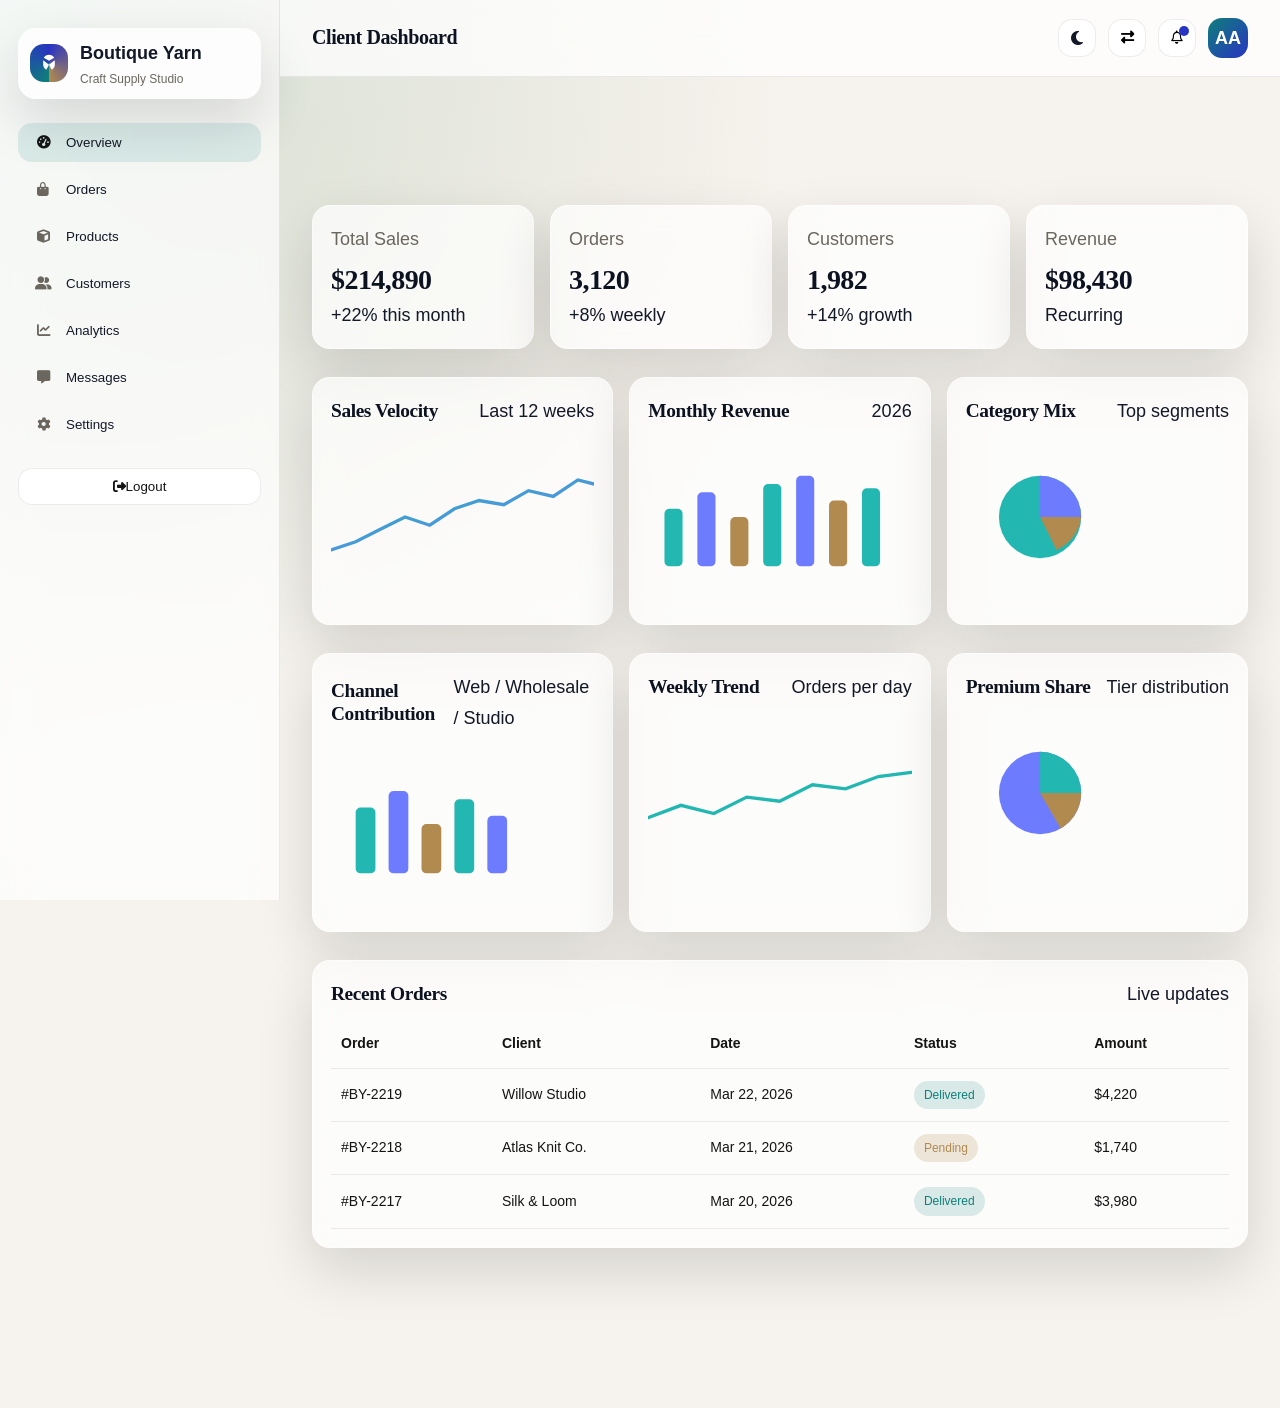
<file: pages/user dashboard.html>
<!DOCTYPE html>
<html lang="en" dir="ltr">
<head>
  <meta charset="UTF-8" />
  <meta name="viewport" content="width=device-width, initial-scale=1.0" />
  <title>Boutique Yarn - Client Dashboard</title>
  <link rel="stylesheet" href="https://cdnjs.cloudflare.com/ajax/libs/font-awesome/6.5.2/css/all.min.css" />
  <link rel="stylesheet" href="../assets/css/style.css" />
  <link rel="stylesheet" href="../assets/css/dark-mode.css" />
  <link rel="stylesheet" href="../assets/css/rtl.css" />
  <link rel="icon" type="image/svg+xml" href="../assets/images/favicon.svg" />
</head>
<body class="scrollbar client-dashboard">
  <div class="cd-app">
    <aside class="cd-sidebar" id="sidebar">
      <div class="cd-brand">
        <span class="cd-logo" aria-hidden="true">
          <svg viewBox="0 0 24 24" aria-hidden="true">
            <path fill="currentColor" d="M12 2c-2.6 0-5 1.4-6.3 3.7l6.3 3.6 6.3-3.6C17 3.4 14.6 2 12 2Zm-7 6.6v5.1c0 2.6 1.4 5 3.7 6.3l3.3-6-7-5.4Zm14 0-7 5.4 3.3 6c2.3-1.3 3.7-3.7 3.7-6.3V8.6Z" />
          </svg>
        </span>
        <div>
          <p class="cd-brand-title">Boutique Yarn</p>
          <p class="cd-brand-sub">Craft Supply Studio</p>
        </div>
      </div>

      <div class="cd-nav" id="nav">
        <button type="button" class="active" data-target="overview"><i class="fa-solid fa-gauge-high"></i><span>Overview</span></button>
        <button type="button" data-target="orders"><i class="fa-solid fa-bag-shopping"></i><span>Orders</span></button>
        <button type="button" data-target="products"><i class="fa-solid fa-cube"></i><span>Products</span></button>
        <button type="button" data-target="customers"><i class="fa-solid fa-user-group"></i><span>Customers</span></button>
        <button type="button" data-target="analytics"><i class="fa-solid fa-chart-line"></i><span>Analytics</span></button>
        <button type="button" data-target="messages"><i class="fa-solid fa-message"></i><span>Messages</span></button>
        <button type="button" data-target="settings"><i class="fa-solid fa-gear"></i><span>Settings</span></button>
      </div>

      <button class="cd-logout" type="button"><i class="fa-solid fa-right-from-bracket"></i>Logout</button>
    </aside>

    <div class="sidebar-overlay" id="sidebarOverlay" aria-hidden="true"></div>

    <div class="cd-main">
      <header class="cd-header" id="header">
        <div class="cd-header-left">
          <h1>Client Dashboard</h1>
        </div>
        <div class="cd-header-actions">
          <button class="cd-icon-btn" id="darkToggle" aria-label="Dark mode"><span class="theme-icon icon-sun" aria-hidden="true"><i class="fa-solid fa-sun"></i></span>
          <span class="theme-icon icon-moon" aria-hidden="true"><i class="fa-solid fa-moon"></i></span></button>
          <button class="cd-icon-btn" id="rtlToggle" aria-label="RTL"><i class="fa-solid fa-right-left"></i></button>
          <button class="cd-icon-btn" id="notifyBtn" aria-label="Notifications"><i class="fa-regular fa-bell"></i><span class="cd-badge"></span></button>
          <div class="cd-avatar" id="profileBtn">AA</div>
          <button class="cd-icon-btn" id="mobileMenu" aria-label="Open menu"><i class="fa-solid fa-bars"></i></button>
        </div>

        <div class="cd-notify" id="notifyPanel">
          <div class="cd-notify-item">VIP order from Loom Atelier is ready.</div>
          <div class="cd-notify-item">New pattern upload approved.</div>
          <div class="cd-notify-item">Monthly revenue report generated.</div>
        </div>

        <div class="cd-dropdown" id="profileMenu">
          <a href="#">Profile</a>
          <a href="#">Settings</a>
          <button>Logout</button>
        </div>
      </header>

      <main class="cd-content">
        <section class="section active" id="overview">
          <div class="cd-stats">
            <div class="cd-card">
              <p>Total Sales</p>
              <h3>$214,890</h3>
              <span>+22% this month</span>
            </div>
            <div class="cd-card">
              <p>Orders</p>
              <h3>3,120</h3>
              <span>+8% weekly</span>
            </div>
            <div class="cd-card">
              <p>Customers</p>
              <h3>1,982</h3>
              <span>+14% growth</span>
            </div>
            <div class="cd-card">
              <p>Revenue</p>
              <h3>$98,430</h3>
              <span>Recurring</span>
            </div>
          </div>

          <div class="cd-grid">
            <div class="cd-card cd-chart">
              <div class="cd-card-head">
                <h4>Sales Velocity</h4>
                <span>Last 12 weeks</span>
              </div>
              <svg viewBox="0 0 320 160" aria-hidden="true">
                <polyline points="0,120 30,110 60,95 90,80 120,90 150,70 180,60 210,65 240,48 270,55 300,35 320,40" fill="none" stroke="url(#gradSales)" stroke-width="4" stroke-linecap="round" />
                <defs>
                  <linearGradient id="gradSales" x1="0" y1="0" x2="1" y2="1">
                    <stop offset="0%" stop-color="#22b7b1" />
                    <stop offset="100%" stop-color="#6d7cff" />
                  </linearGradient>
                </defs>
              </svg>
            </div>
            <div class="cd-card cd-chart">
              <div class="cd-card-head">
                <h4>Monthly Revenue</h4>
                <span>2026</span>
              </div>
              <svg viewBox="0 0 320 160" aria-hidden="true">
                <rect x="20" y="70" width="22" height="70" rx="6" fill="#22b7b1" />
                <rect x="60" y="50" width="22" height="90" rx="6" fill="#6d7cff" />
                <rect x="100" y="80" width="22" height="60" rx="6" fill="#b08a4f" />
                <rect x="140" y="40" width="22" height="100" rx="6" fill="#22b7b1" />
                <rect x="180" y="30" width="22" height="110" rx="6" fill="#6d7cff" />
                <rect x="220" y="60" width="22" height="80" rx="6" fill="#b08a4f" />
                <rect x="260" y="45" width="22" height="95" rx="6" fill="#22b7b1" />
              </svg>
            </div>
            <div class="cd-card cd-chart">
              <div class="cd-card-head">
                <h4>Category Mix</h4>
                <span>Top segments</span>
              </div>
              <svg viewBox="0 0 320 160" aria-hidden="true">
                <circle cx="90" cy="80" r="50" fill="#22b7b1" />
                <path d="M90 30 A50 50 0 0 1 140 80 L90 80 Z" fill="#6d7cff" />
                <path d="M90 80 L140 80 A50 50 0 0 1 110 120 Z" fill="#b08a4f" />
              </svg>
            </div>
          </div>

          <div class="cd-grid">
            <div class="cd-card cd-chart">
              <div class="cd-card-head">
                <h4>Channel Contribution</h4>
                <span>Web / Wholesale / Studio</span>
              </div>
              <svg viewBox="0 0 320 160" aria-hidden="true">
                <rect x="30" y="60" width="24" height="80" rx="6" fill="#22b7b1" />
                <rect x="70" y="40" width="24" height="100" rx="6" fill="#6d7cff" />
                <rect x="110" y="80" width="24" height="60" rx="6" fill="#b08a4f" />
                <rect x="150" y="50" width="24" height="90" rx="6" fill="#22b7b1" />
                <rect x="190" y="70" width="24" height="70" rx="6" fill="#6d7cff" />
              </svg>
            </div>
            <div class="cd-card cd-chart">
              <div class="cd-card-head">
                <h4>Weekly Trend</h4>
                <span>Orders per day</span>
              </div>
              <svg viewBox="0 0 320 160" aria-hidden="true">
                <polyline points="0,110 40,95 80,105 120,85 160,90 200,70 240,75 280,60 320,55" fill="none" stroke="#22b7b1" stroke-width="4" stroke-linecap="round" />
              </svg>
            </div>
            <div class="cd-card cd-chart">
              <div class="cd-card-head">
                <h4>Premium Share</h4>
                <span>Tier distribution</span>
              </div>
              <svg viewBox="0 0 320 160" aria-hidden="true">
                <circle cx="90" cy="80" r="50" fill="#6d7cff" />
                <path d="M90 30 A50 50 0 0 1 140 80 L90 80 Z" fill="#22b7b1" />
                <path d="M90 80 L140 80 A50 50 0 0 1 115 123 Z" fill="#b08a4f" />
              </svg>
            </div>
          </div>

          <div class="cd-card">
            <div class="cd-card-head">
              <h4>Recent Orders</h4>
              <span>Live updates</span>
            </div>
            <div class="cd-table">
              <table>
                <thead>
                  <tr>
                    <th>Order</th>
                    <th>Client</th>
                    <th>Date</th>
                    <th>Status</th>
                    <th>Amount</th>
                  </tr>
                </thead>
                <tbody>
                  <tr>
                    <td>#BY-2219</td>
                    <td>Willow Studio</td>
                    <td>Mar 22, 2026</td>
                    <td><span class="cd-pill success">Delivered</span></td>
                    <td>$4,220</td>
                  </tr>
                  <tr>
                    <td>#BY-2218</td>
                    <td>Atlas Knit Co.</td>
                    <td>Mar 21, 2026</td>
                    <td><span class="cd-pill warn">Pending</span></td>
                    <td>$1,740</td>
                  </tr>
                  <tr>
                    <td>#BY-2217</td>
                    <td>Silk &amp; Loom</td>
                    <td>Mar 20, 2026</td>
                    <td><span class="cd-pill success">Delivered</span></td>
                    <td>$3,980</td>
                  </tr>
                </tbody>
              </table>
            </div>
          </div>
        </section>

        <section class="section" id="orders">
          <div class="cd-subgrid">
            <div class="cd-card">
              <div class="cd-card-head">
                <h4>Order Pipeline</h4>
                <span>Priority queue</span>
              </div>
              <div class="cd-table">
                <table>
                  <thead>
                    <tr>
                      <th>Order</th>
                      <th>Client</th>
                      <th>Stage</th>
                      <th>Status</th>
                      <th>Value</th>
                    </tr>
                  </thead>
                  <tbody>
                    <tr>
                      <td>#BY-2221</td>
                      <td>Lumen Atelier</td>
                      <td>Fulfillment</td>
                      <td><span class="cd-pill warn">At Risk</span></td>
                      <td>$6,500</td>
                    </tr>
                    <tr>
                      <td>#BY-2220</td>
                      <td>Threadline</td>
                      <td>Dispatch</td>
                      <td><span class="cd-pill success">On Track</span></td>
                      <td>$8,920</td>
                    </tr>
                    <tr>
                      <td>#BY-2219</td>
                      <td>Arc Loom</td>
                      <td>QA Review</td>
                      <td><span class="cd-pill success">Cleared</span></td>
                      <td>$5,120</td>
                    </tr>
                  </tbody>
                </table>
              </div>
              <div class="cd-chip-row">
                <span class="cd-chip">Rush: 4</span>
                <span class="cd-chip">Backorder: 2</span>
                <span class="cd-chip">SLA Today: 9</span>
              </div>
            </div>
            <div class="cd-card cd-chart">
              <div class="cd-card-head">
                <h4>Fulfillment Rate</h4>
                <span>Last 90 days</span>
              </div>
              <svg viewBox="0 0 320 160" aria-hidden="true">
                <polyline points="0,110 40,105 80,90 120,95 160,70 200,80 240,60 280,58 320,40" fill="none" stroke="url(#gradShip)" stroke-width="4" stroke-linecap="round" />
                <defs>
                  <linearGradient id="gradShip" x1="0" y1="0" x2="1" y2="1">
                    <stop offset="0%" stop-color="#22b7b1" />
                    <stop offset="100%" stop-color="#b08a4f" />
                  </linearGradient>
                </defs>
              </svg>
              <div class="cd-mini-stats">
                <div>
                  <p>On-Time</p>
                  <strong>96.4%</strong>
                </div>
                <div>
                  <p>Avg SLA</p>
                  <strong>2.4 days</strong>
                </div>
              </div>
            </div>
            <div class="cd-card cd-metric">
              <h4>Dispatch Health</h4>
              <div class="cd-progress">
                <span>Picked</span>
                <div><em style="width: 82%"></em></div>
                <strong>82%</strong>
              </div>
              <div class="cd-progress">
                <span>Packed</span>
                <div><em style="width: 74%"></em></div>
                <strong>74%</strong>
              </div>
              <div class="cd-progress">
                <span>Shipped</span>
                <div><em style="width: 68%"></em></div>
                <strong>68%</strong>
              </div>
            </div>
          </div>
        </section>

        <section class="section" id="products">
          <div class="cd-subgrid">
            <div class="cd-card cd-product">
              <img src="../assets/images/yarn-03.jpg" alt="Merino Luxe" />
              <h4>Merino Luxe</h4>
              <p>$48 / spool</p>
              <div class="cd-actions">
                <button class="cd-btn">Edit</button>
                <button class="cd-btn ghost">Delete</button>
              </div>
            </div>
            <div class="cd-card cd-product">
              <img src="../assets/images/yarn-10.jpg" alt="Silk Mist" />
              <h4>Silk Mist</h4>
              <p>$64 / spool</p>
              <div class="cd-actions">
                <button class="cd-btn">Edit</button>
                <button class="cd-btn ghost">Delete</button>
              </div>
            </div>
            <div class="cd-card cd-product">
              <img src="../assets/images/yarn-03.jpg" alt="Aura Blend" />
              <h4>Aura Blend</h4>
              <p>$38 / spool</p>
              <div class="cd-actions">
                <button class="cd-btn">Edit</button>
                <button class="cd-btn ghost">Delete</button>
              </div>
            </div>
            <div class="cd-card cd-chart">
              <div class="cd-card-head">
                <h4>Inventory Mix</h4>
                <span>Stock by category</span>
              </div>
              <svg viewBox="0 0 320 160" aria-hidden="true">
                <circle cx="90" cy="80" r="50" fill="#22b7b1" />
                <path d="M90 30 A50 50 0 0 1 140 80 L90 80 Z" fill="#6d7cff" />
                <path d="M90 80 L140 80 A50 50 0 0 1 105 125 Z" fill="#b08a4f" />
              </svg>
              <div class="cd-legend">
                <span><i class="fa-solid fa-circle"></i> Wool</span>
                <span><i class="fa-solid fa-circle"></i> Silk</span>
                <span><i class="fa-solid fa-circle"></i> Blend</span>
              </div>
            </div>
            <div class="cd-card cd-chart">
              <div class="cd-card-head">
                <h4>Top Sellers</h4>
                <span>Units sold</span>
              </div>
              <svg viewBox="0 0 320 160" aria-hidden="true">
                <rect x="20" y="80" width="26" height="60" rx="6" fill="#22b7b1" />
                <rect x="60" y="60" width="26" height="80" rx="6" fill="#6d7cff" />
                <rect x="100" y="40" width="26" height="100" rx="6" fill="#b08a4f" />
                <rect x="140" y="70" width="26" height="70" rx="6" fill="#22b7b1" />
                <rect x="180" y="50" width="26" height="90" rx="6" fill="#6d7cff" />
              </svg>
            </div>
            <div class="cd-card cd-metric">
              <h4>Low Stock Alerts</h4>
              <div class="cd-list-compact">
                <div><strong>Merino Luxe</strong><span>12 units left</span></div>
                <div><strong>Silk Mist</strong><span>9 units left</span></div>
                <div><strong>Aura Blend</strong><span>7 units left</span></div>
              </div>
            </div>
          </div>
        </section>

        <section class="section" id="customers">
          <div class="cd-subgrid">
            <div class="cd-card cd-list-item">
              <div>
                <strong>Willow Studio</strong>
                <span>hello@willowstudio.com</span>
              </div>
              <p>34 orders</p>
            </div>
            <div class="cd-card cd-list-item">
              <div>
                <strong>Atlas Knit</strong>
                <span>team@atlasknit.co</span>
              </div>
              <p>27 orders</p>
            </div>
            <div class="cd-card cd-chart">
              <div class="cd-card-head">
                <h4>Customer Mix</h4>
                <span>Tier split</span>
              </div>
              <svg viewBox="0 0 320 160" aria-hidden="true">
                <circle cx="90" cy="80" r="50" fill="#6d7cff" />
                <path d="M90 30 A50 50 0 0 1 140 80 L90 80 Z" fill="#22b7b1" />
                <path d="M90 80 L140 80 A50 50 0 0 1 115 123 Z" fill="#b08a4f" />
              </svg>
              <div class="cd-legend">
                <span><i class="fa-solid fa-circle"></i> Enterprise</span>
                <span><i class="fa-solid fa-circle"></i> Premium</span>
                <span><i class="fa-solid fa-circle"></i> Studio</span>
              </div>
            </div>
            <div class="cd-card cd-chart">
              <div class="cd-card-head">
                <h4>Retention Curve</h4>
                <span>12 months</span>
              </div>
              <svg viewBox="0 0 320 160" aria-hidden="true">
                <polyline points="0,40 40,50 80,65 120,80 160,92 200,102 240,108 280,115 320,120" fill="none" stroke="#22b7b1" stroke-width="4" stroke-linecap="round" />
              </svg>
            </div>
            <div class="cd-card cd-metric">
              <h4>NPS Snapshot</h4>
              <div class="cd-nps">
                <div><strong>62</strong><span>Promoters</span></div>
                <div><strong>22</strong><span>Passives</span></div>
                <div><strong>6</strong><span>Detractors</span></div>
              </div>
            </div>
          </div>
        </section>

        <section class="section" id="analytics">
          <div class="cd-subgrid">
            <div class="cd-card">
              <p>Growth</p>
              <h3>+28%</h3>
              <span class="trend up">? +6% vs last month</span>
            </div>
            <div class="cd-card">
              <p>Churn</p>
              <h3>2.1%</h3>
              <span class="trend down">? -0.4% improved</span>
            </div>
            <div class="cd-card">
              <p>Conversion</p>
              <h3>12.4%</h3>
              <span class="trend up">? +1.1% in 30 days</span>
            </div>
            <div class="cd-card cd-chart">
              <div class="cd-card-head">
                <h4>Engagement</h4>
                <span>Weekly sessions</span>
              </div>
              <svg viewBox="0 0 320 160" aria-hidden="true">
                <polyline points="0,120 40,100 80,115 120,90 160,95 200,70 240,75 280,55 320,60" fill="none" stroke="url(#gradEng)" stroke-width="4" stroke-linecap="round" />
                <defs>
                  <linearGradient id="gradEng" x1="0" y1="0" x2="1" y2="1">
                    <stop offset="0%" stop-color="#6d7cff" />
                    <stop offset="100%" stop-color="#22b7b1" />
                  </linearGradient>
                </defs>
              </svg>
            </div>
            <div class="cd-card cd-chart">
              <div class="cd-card-head">
                <h4>Channel Mix</h4>
                <span>Revenue share</span>
              </div>
              <svg viewBox="0 0 320 160" aria-hidden="true">
                <circle cx="90" cy="80" r="50" fill="#22b7b1" />
                <path d="M90 30 A50 50 0 0 1 140 80 L90 80 Z" fill="#6d7cff" />
                <path d="M90 80 L140 80 A50 50 0 0 1 115 123 Z" fill="#b08a4f" />
              </svg>
            </div>
            <div class="cd-card cd-chart">
              <div class="cd-card-head">
                <h4>Regional Revenue</h4>
                <span>Top markets</span>
              </div>
              <svg viewBox="0 0 320 160" aria-hidden="true">
                <rect x="20" y="80" width="26" height="60" rx="6" fill="#22b7b1" />
                <rect x="60" y="60" width="26" height="80" rx="6" fill="#6d7cff" />
                <rect x="100" y="40" width="26" height="100" rx="6" fill="#b08a4f" />
                <rect x="140" y="70" width="26" height="70" rx="6" fill="#22b7b1" />
              </svg>
            </div>
          </div>
        </section>

        <section class="section" id="messages">
          <div class="cd-subgrid">
            <div class="cd-card cd-chat-list">
              <h4>Conversations</h4>
              <div class="cd-chat-item"><strong>Lumen Weave</strong><span>Order feedback</span></div>
              <div class="cd-chat-item"><strong>Silk Studio</strong><span>New shipment</span></div>
              <div class="cd-chat-item"><strong>Atlas Knit</strong><span>Pricing update</span></div>
            </div>
            <div class="cd-card cd-chat-window">
              <h4>Message View</h4>
              <div class="cd-bubble">We loved the Aura Blend palette. Can we order 40 more?</div>
              <div class="cd-bubble right">Absolutely. I will prepare an updated invoice today.</div>
              <div class="cd-bubble">Perfect, thank you!</div>
            </div>
            <div class="cd-card cd-chart">
              <div class="cd-card-head">
                <h4>Response Time</h4>
                <span>Average hours</span>
              </div>
              <svg viewBox="0 0 320 160" aria-hidden="true">
                <rect x="30" y="70" width="26" height="70" rx="6" fill="#22b7b1" />
                <rect x="70" y="50" width="26" height="90" rx="6" fill="#6d7cff" />
                <rect x="110" y="80" width="26" height="60" rx="6" fill="#b08a4f" />
                <rect x="150" y="40" width="26" height="100" rx="6" fill="#22b7b1" />
                <rect x="190" y="60" width="26" height="80" rx="6" fill="#6d7cff" />
                <rect x="230" y="90" width="26" height="50" rx="6" fill="#b08a4f" />
              </svg>
            </div>
            <div class="cd-card cd-metric">
              <h4>Saved Replies</h4>
              <div class="cd-list-compact">
                <div><strong>Shipping ETA</strong><span>Used 28x</span></div>
                <div><strong>Backorder Notice</strong><span>Used 19x</span></div>
                <div><strong>Invoice Update</strong><span>Used 12x</span></div>
              </div>
            </div>
          </div>
        </section>

        <section class="section" id="settings">
          <div class="cd-subgrid">
            <div class="cd-card cd-form">
              <h4>Profile</h4>
              <label>Name</label>
              <input type="text" value="Ariana Ashford" />
              <label>Email</label>
              <input type="email" value="ariana@boutiqueyarn.com" />
              <label>Plan</label>
              <select>
                <option>Enterprise</option>
                <option>Studio</option>
              </select>
              <div class="cd-toggle">
                <input type="checkbox" checked />
                <span>Enable priority notifications</span>
              </div>
              <div class="cd-toggle">
                <input type="checkbox" />
                <span>Auto-generate monthly reports</span>
              </div>
            </div>
            <div class="cd-card cd-metric">
              <h4>Team Access</h4>
              <div class="cd-list-compact">
                <div><strong>Aria Lane</strong><span>Admin</span></div>
                <div><strong>Jules Porter</strong><span>Ops</span></div>
                <div><strong>Wren Hale</strong><span>Finance</span></div>
              </div>
            </div>
            <div class="cd-card cd-chart">
              <div class="cd-card-head">
                <h4>Usage Overview</h4>
                <span>Feature adoption</span>
              </div>
              <svg viewBox="0 0 320 160" aria-hidden="true">
                <rect x="20" y="90" width="26" height="50" rx="6" fill="#22b7b1" />
                <rect x="60" y="70" width="26" height="70" rx="6" fill="#6d7cff" />
                <rect x="100" y="50" width="26" height="90" rx="6" fill="#b08a4f" />
                <rect x="140" y="80" width="26" height="60" rx="6" fill="#22b7b1" />
                <rect x="180" y="40" width="26" height="100" rx="6" fill="#6d7cff" />
                <rect x="220" y="60" width="26" height="80" rx="6" fill="#b08a4f" />
              </svg>
              <div class="cd-legend">
                <span><i class="fa-solid fa-circle"></i> Reports</span>
                <span><i class="fa-solid fa-circle"></i> Automations</span>
                <span><i class="fa-solid fa-circle"></i> Exports</span>
              </div>
            </div>
          </div>
        </section>
      </main>
    </div>
  </div>

  <script src="../assets/js/dashboard.js"></script>
</body>
</html>
</file>
<file: assets/css/style.css>
:root {
  --page-bg: 248 250 252;
  --text: 15 23 42;
  --muted: 100 116 139;
  --border: 148 163 184;
  --glass: 255 255 255;
  --glass-alpha: 0.72;
  --accent: 236 72 153;
  --heading: 10 15 29;
  --button-bg: 236 72 153;
  --button-bg-hover: 219 39 119;
  --button-text: 255 255 255;
  --button-border: 236 72 153;
  --button-outline-text: 15 23 42;
  --font-sans: "Plus Jakarta Sans", "Segoe UI", Arial, sans-serif;
  --font-display: "Playfair Display", "Times New Roman", serif;
  --surface: 255 255 255;
  --surface-alt: 250 247 244;
  --ink-soft: 30 41 59;
  --shadow-soft: 0 24px 55px -40px rgba(15, 23, 42, 0.35);
  --shadow-lift: 0 30px 65px -42px rgba(15, 23, 42, 0.45);
  --section-pad: 110px;
  --section-pad-md: 90px;
  --section-pad-sm: 70px;
  --section-gap: 28px;
  --section-title-margin: 56px;
  --fs-body: 1rem;
  --fs-sm: 0.925rem;
  --fs-lg: 1.125rem;
  --fs-h1: clamp(2.6rem, 2.2rem + 1.8vw, 4rem);
  --fs-h2: clamp(2rem, 1.7rem + 1.2vw, 3rem);
  --fs-h3: clamp(1.4rem, 1.2rem + 0.6vw, 2rem);
  --fs-h4: clamp(1.1rem, 1rem + 0.3vw, 1.35rem);
  --lh-body: 1.7;
}

* {
  box-sizing: border-box;
  margin: 0;
  padding: 0;
}

body {
  font-family: var(--font-sans);
  margin: 0;
  padding: 0;
  background: radial-gradient(circle at top, rgba(236, 72, 153, 0.04), transparent 55%),
    linear-gradient(180deg, rgba(248, 250, 252, 0.95) 0%, rgba(244, 240, 236, 0.95) 100%);
  color: rgb(var(--text));
  font-size: var(--fs-body);
  line-height: var(--lh-body);
}

h1,
h2,
h3,
h4,
h5,
h6 {
  color: rgb(var(--heading));
  letter-spacing: -0.02em;
  font-family: var(--font-display);
  line-height: 1.18;
}

h1 {
  font-size: var(--fs-h1);
}

h2 {
  font-size: var(--fs-h2);
}

h3 {
  font-size: var(--fs-h3);
}

h4 {
  font-size: var(--fs-h4);
}

p,
li,
span {
  color: rgb(var(--text));
}

.btn {
  display: inline-flex;
  align-items: center;
  justify-content: center;
  gap: 0.5rem;
  min-height: 2.75rem;
  padding: 0.65rem 1.25rem;
  border-radius: 9999px;
  font-weight: 600;
  line-height: 1;
  font-size: 0.95rem;
  transition: transform 200ms ease, box-shadow 200ms ease, background-color 200ms ease,
    color 200ms ease, border-color 200ms ease;
}

.btn-primary {
  background: rgb(var(--button-bg));
  color: rgb(var(--button-text));
  border: 1px solid rgb(var(--button-border));
  box-shadow: 0 18px 35px -22px rgb(var(--accent) / 0.75);
}

.btn-primary:hover {
  background: rgb(var(--button-bg-hover));
  color: rgb(var(--button-text));
  transform: translateY(-2px);
  box-shadow: 0 22px 48px -26px rgb(var(--accent) / 0.85);
}

.btn-outline {
  background: transparent;
  color: rgb(var(--button-outline-text));
  border: 1px solid rgb(var(--border) / 0.3);
}

.btn-outline:hover {
  border-color: rgb(var(--button-border));
  color: rgb(var(--button-border));
}

#site-header.is-scrolled #nav-surface {
  background: rgb(var(--glass) / 0.9);
  box-shadow: 0 30px 70px -45px rgba(15, 23, 42, 0.6);
}

[data-dropdown].is-open [data-dropdown-menu],
[data-dropdown]:hover [data-dropdown-menu],
[data-dropdown]:focus-within [data-dropdown-menu] {
  pointer-events: auto;
  opacity: 1;
  transform: translateY(0);
}

.nav-link {
  position: relative;
}

.nav-link.active {
  color: rgb(var(--accent));
}

.nav-link.active span,
.nav-link.active::after {
  transform: scaleX(1);
}

.nav-link.active::after {
  content: "";
  position: absolute;
  left: 16px;
  right: 16px;
  bottom: -4px;
  height: 2px;
  border-radius: 999px;
  background: linear-gradient(90deg, rgb(var(--accent)), rgba(var(--accent), 0.4));
}

.nav-link.is-active {
  color: rgb(var(--accent));
}

#theme-toggle,
.cd-icon-btn {
  position: relative;
  overflow: hidden;
}

#theme-toggle .theme-icon,
.cd-icon-btn .theme-icon {
  position: absolute;
  inset: 0;
  display: flex;
  align-items: center;
  justify-content: center;
  transition: opacity 0.2s ease, transform 0.2s ease;
  pointer-events: none;
}

#theme-toggle .theme-icon i,
.cd-icon-btn .theme-icon i {
  font-size: 1rem;
}

#theme-toggle .icon-sun,
.cd-icon-btn .icon-sun {
  opacity: 0;
  transform: translateY(6px);
}

[data-theme="dark"] #theme-toggle .icon-moon,
body.dark .cd-icon-btn .icon-moon {
  opacity: 0;
  transform: translateY(-6px);
}

[data-theme="dark"] #theme-toggle .icon-sun,
body.dark .cd-icon-btn .icon-sun {
  opacity: 1;
  transform: translateY(0);
}

#theme-toggle .icon-moon,
.cd-icon-btn .icon-moon {
  opacity: 1;
  transform: translateY(0);
}


#mobile-menu.is-open {
  pointer-events: auto;
  opacity: 1;
}

#mobile-menu.is-open > div {
  transform: translateX(0);
}


/* =========================
   ROOT VARIABLES
========================= */
:root {
  --primary: rgb(var(--accent));
  --secondary: #f5efe6;
  --text: 15 23 42;
  --white: #ffffff;
  --border: 148 163 184;
}

/* =========================
   GLOBAL
========================= */
body {
  font-family: var(--font-sans);
  background: radial-gradient(circle at top, rgba(236, 72, 153, 0.04), transparent 55%),
    linear-gradient(180deg, rgba(248, 250, 252, 0.95) 0%, rgba(244, 240, 236, 0.95) 100%);
  color: rgb(var(--text));
  margin: 0;
}

h1 {
  font-family: var(--font-display);
}

/* .container {
  width: 90%;
  max-width: 1200px;
  margin: auto;
} */
/* GLOBAL CONTAINER */
.container {
  width: 100%;
  max-width: 1200px;
  margin: 0 auto;
  padding: 0 24px; /* LEFT + RIGHT SPACE */
}

/* =========================
   HERO SECTION
========================= */
.hero {
  padding: 90px 0;
  padding-top: 50px;
  background: linear-gradient(135deg, #f5efe6, #f0e7dc);
  position: relative;
  overflow: hidden;
}
.hero::before {
  content: "";
  position: absolute;
  width: 400px;
  height: 400px;
  background: rgba(255,255,255,0.4);
  filter: blur(120px);
  top: -100px;
  left: -100px;
}

.hero-container {
  display: flex;
  align-items: center;
  justify-content: space-between;
  gap: 50px;
}

/* LEFT CONTENT */
.hero-content {
  flex: 1;
}

.hero-badge {
  display: inline-block;
  padding: 6px 14px;
  background: rgba(255,255,255,0.6);
  backdrop-filter: blur(10px);
  border-radius: 30px;
  font-size: 14px;
  margin-bottom: 20px;
}

.hero h1 {
  font-size: 52px;
  line-height: 1.2;
  margin-bottom: 20px;
}

.hero h1 span {
  color: var(--primary);
}

.hero p {
  font-size: 16px;
  margin-bottom: 30px;
  max-width: 500px;
}

/* BUTTONS */
.btn {
  padding: 12px 28px;
  border-radius: 30px;
  text-decoration: none;
  font-weight: 500;
  transition: 0.3s ease;
  display: inline-block;
}

.btn-primary {
  background: rgb(var(--accent));
  color: #fff;
}

.btn-primary:hover {
  background: rgb(var(--button-bg-hover));
  transform: translateY(-2px);
}

.btn-secondary {
  border: 1px solid rgb(var(--accent) / 0.35);
  margin-left: 10px;
  color: rgb(var(--accent));
}

.btn-secondary:hover {
  background: rgb(var(--accent) / 0.08);
}

/* RIGHT IMAGE */
.hero-image {
  flex: 1;
  position: relative;
}

.hero-image img {
  width: 100%;
  border-radius: 20px;
  transition: transform 0.5s ease;
}

.hero-image:hover img {
  transform: scale(1.05);
}

/* FLOATING CARDS */
.floating-card {
  position: absolute;
  background: rgba(255,255,255,0.7);
  backdrop-filter: blur(12px);
  padding: 10px 16px;
  border-radius: 12px;
  font-size: 14px;
  box-shadow: 0 10px 30px rgba(0,0,0,0.08);
}

.card-1 {
  top: 20px;
  left: -20px;
}

.card-2 {
  bottom: 20px;
  right: -20px;
}

/* =========================
   RESPONSIVE
========================= */
@media (max-width: 992px) {
  .hero-container {
    flex-direction: column;
    text-align: center;
  }

  .hero-buttons {
    justify-content: center;
  }

  .hero-image {
    margin-top: 40px;
  }
}

@media (max-width: 600px) {
  .hero h1 {
    font-size: 34px;
  }

  .btn {
    padding: 10px 20px;
  }
}


/* TRUST SECTION */
.trust {
  padding: 90px 0;
  text-align: center;
  background: #fff;
}

.trust-title {
  font-size: 30px;
  margin-bottom: 20px;
  font-family: 'Playfair Display', serif;
}

/* RATING */
.trust-rating {
  margin-bottom: 40px;
}

.stars {
  color: #f5a623;
  font-size: 24px;
  letter-spacing: 4px;
}

.trust-rating p {
  color: #666;
}

/* LOGOS */
.trust-logos {
  display: flex;
  justify-content: center;
  gap: 50px;
  flex-wrap: wrap;
  margin-bottom: 60px;
}

.trust-logos img {
  width: 90px;
  filter: grayscale(100%);
  opacity: 0.6;
  transition: all 0.4s ease;
}

.trust-logos img:hover {
  filter: grayscale(0%);
  opacity: 1;
  transform: translateY(-6px) scale(1.05);
}

/* TESTIMONIALS */
.trust-testimonials {
  display: flex;
  justify-content: center;
  gap: 25px;
  flex-wrap: wrap;
}

.trust-center {
  text-align: center;
}

.trust-center .trust-logos,
.trust-center .trust-testimonials {
  justify-content: center;
  margin-left: auto;
  margin-right: auto;
}

.trust-center .trust-title,
.trust-center .trust-rating,
.trust-center .trust-text {
  text-align: center;
  margin-left: auto;
  margin-right: auto;
}

.trust-center .trust-logos {
  width: 100%;
  align-items: center;
}

.trust-center .container {
  margin-left: auto;
  margin-right: auto;
  text-align: center;
}

.trust-center-inner {
  display: flex;
  flex-direction: column;
  align-items: center;
  text-align: center;
}

.trust-center-inner > * {
  width: 100%;
}

.testimonial-card {
  background: #fafafa;
  padding: 25px;
  border-radius: 18px;
  max-width: 260px;
  text-align: center;
  box-shadow: 0 10px 30px rgba(0,0,0,0.05);
  transition: all 0.3s ease;
}

.testimonial-card:hover {
  transform: translateY(-10px);
  box-shadow: 0 25px 60px rgba(0,0,0,0.12);
}

/* AVATAR */
.testimonial-card img {
  width: 60px;
  height: 60px;
  border-radius: 50%;
  margin-bottom: 15px;
  object-fit: cover;
  transition: 0.3s ease;
}

.testimonial-card:hover img {
  transform: scale(1.1);
}

/* TEXT */
.testimonial-card p {
  font-size: 14px;
  margin-bottom: 10px;
}

.testimonial-card span {
  font-size: 13px;
  color: #888;
}

/* RESPONSIVE */
@media (max-width: 768px) {
  .trust-title {
    font-size: 24px;
  }

  .trust-logos img {
    width: 70px;
  }
}


/* =========================
   CATEGORIES SECTION
========================= */
.categories {
  padding: 90px 0;
  background: linear-gradient(180deg, rgba(255,255,255,0.6) 0%, rgba(245,240,235,0.6) 100%);
}

.categories-container {
  padding-left: 20px;
  padding-right: 20px;
}

.section-title {
  text-align: center;
  font-size: 32px;
  margin-bottom: 50px;
  font-family: 'Playfair Display', serif;
  color: rgb(var(--heading));
  letter-spacing: -0.02em;
}

/* GRID */
.categories-grid {
  display: grid;
  grid-template-columns: repeat(4, 1fr);
  gap: 25px;
}

/* CARD */
.category-card {
  position: relative;
  overflow: hidden;
  border-radius: 22px;
  cursor: pointer;
  background: rgb(var(--glass) / 0.6);
  border: 1px solid rgb(var(--border) / 0.18);
  box-shadow: 0 20px 50px -35px rgba(15, 23, 42, 0.35);
  transition: transform 0.35s ease, box-shadow 0.35s ease;
}

/* IMAGE */
.category-card img {
  width: 100%;
  height: 300px;
  object-fit: cover;
  transition: transform 0.6s ease, filter 0.6s ease;
}

/* OVERLAY */
.overlay {
  position: absolute;
  inset: 0;
  background: linear-gradient(to top, rgba(7, 11, 20, 0.75), rgba(7, 11, 20, 0.2));
  display: flex;
  flex-direction: column;
  justify-content: flex-end;
  align-items: flex-start;
  padding: 0 28px 30px;
  color: #fff;
  transition: 0.4s ease;
  text-shadow: 0 12px 30px rgba(0,0,0,0.35);
}

/* TITLE */
.overlay h3 {
  font-size: 24px;
  margin-bottom: 8px;
  color: #fff;
}

.category-meta {
  margin-bottom: 14px;
  font-size: 13px;
  color: rgba(255,255,255,0.85);
}

/* BUTTON */
.overlay .btn {
  padding: 10px 24px;
  border-radius: 30px;
  background: rgb(var(--glass));
  color: rgb(var(--heading));
  text-decoration: none;
  font-size: 14px;
  opacity: 0;
  transform: translateY(15px);
  transition: 0.3s ease;
}

/* HOVER EFFECT */
.category-card:hover img {
  transform: scale(1.12);
  filter: saturate(1.08);
}

.category-card:hover .overlay {
  background: linear-gradient(to top, rgba(7, 11, 20, 0.88), rgba(7, 11, 20, 0.3));
}

.category-card:hover .overlay .btn {
  opacity: 1;
  transform: translateY(0);
}

.category-card:hover {
  transform: translateY(-6px);
  box-shadow: 0 26px 60px -36px rgba(15, 23, 42, 0.5);
}

/* RESPONSIVE */
@media (max-width: 1024px) {
  .categories-grid {
    grid-template-columns: repeat(2, 1fr);
  }
}

@media (max-width: 600px) {
  .categories-grid {
    grid-template-columns: 1fr;
  }

  .category-card img {
    height: 220px;
  }
}


/* =========================
   PRODUCTS SECTION
========================= */
.products {
  padding: var(--section-pad) 0;
  background: rgb(var(--surface));
}

.section-title {
  text-align: center;
  font-size: var(--fs-h2);
  margin-bottom: var(--section-title-margin);
  font-family: var(--font-display);
}

/* GRID */
.products-grid {
  display: grid;
  grid-template-columns: repeat(4, 1fr);
  gap: var(--section-gap);
}

/* CARD */
.product-card {
  background: rgb(var(--surface));
  border-radius: 20px;
  overflow: hidden;
  transition: 0.3s ease;
  border: 1px solid rgb(var(--border) / 0.18);
  box-shadow: var(--shadow-soft);
}

/* IMAGE */
.product-image {
  position: relative;
  overflow: hidden;
}

.product-image img {
  width: 100%;
  height: 260px;
  object-fit: cover;
  transition: transform 0.5s ease;
}

/* WISHLIST */
.wishlist {
  position: absolute;
  top: 15px;
  right: 15px;
  background: rgb(var(--surface));
  padding: 6px 10px;
  border-radius: 50%;
  font-size: 16px;
  cursor: pointer;
  transition: 0.3s ease;
  box-shadow: 0 12px 30px -22px rgba(15, 23, 42, 0.45);
}

.wishlist:hover {
  background: rgb(var(--accent));
  color: #fff;
}

/* OVERLAY */
.product-overlay {
  position: absolute;
  inset: 0;
  background: rgba(0,0,0,0.4);
  display: flex;
  justify-content: center;
  align-items: center;
  opacity: 0;
  transition: 0.3s ease;
}

/* BUTTON */
.btn-cart {
  padding: 10px 24px;
  border-radius: 30px;
  background: rgb(var(--surface));
  color: rgb(var(--ink-soft));
  text-decoration: none;
  font-size: 14px;
  transform: translateY(10px);
  transition: 0.3s ease;
  border: 1px solid rgb(var(--border) / 0.25);
}

/* INFO */
.product-info {
  padding: 24px;
  text-align: center;
}

.product-info h3 {
  font-size: 16px;
  margin-bottom: 5px;
}

.product-info p {
  color: #777;
}

/* HOVER EFFECTS */
.product-card:hover {
  transform: translateY(-10px);
  box-shadow: var(--shadow-lift);
}

.product-card:hover img {
  transform: scale(1.1);
}

.product-card:hover .product-overlay {
  opacity: 1;
}

.product-card:hover .btn-cart {
  transform: translateY(0);
}

/* RESPONSIVE */
@media (max-width: 1024px) {
  .products-grid {
    grid-template-columns: repeat(2, 1fr);
  }
}

@media (max-width: 600px) {
  .products-grid {
    grid-template-columns: 1fr;
  }
}

/* =========================
   PATTERN LIBRARY
========================= */
.pattern-library {
  padding: var(--section-pad) 0;
  background: linear-gradient(180deg, rgba(250, 247, 244, 0.95) 0%, rgba(248, 250, 252, 0.95) 100%);
}

.pattern-header {
  display: flex;
  justify-content: space-between;
  align-items: flex-end;
  gap: 30px;
  flex-wrap: wrap;
  margin-bottom: 48px;
}

.pattern-eyebrow {
  font-size: 12px;
  text-transform: uppercase;
  letter-spacing: 0.35em;
  color: rgba(15, 23, 42, 0.6);
  margin-bottom: 12px;
}

.pattern-library .section-title {
  text-align: left;
  margin-bottom: 10px;
}

.pattern-subtitle {
  max-width: 520px;
  color: rgba(15, 23, 42, 0.6);
  font-size: 16px;
  line-height: 1.7;
}

.pattern-tabs {
  display: flex;
  flex-wrap: wrap;
  gap: 10px;
}

.pattern-tab {
  border: 1px solid rgba(15, 23, 42, 0.15);
  padding: 8px 18px;
  border-radius: 999px;
  background: rgba(255,255,255,0.7);
  font-size: 13px;
  font-weight: 600;
  cursor: pointer;
  transition: 0.3s ease;
}

.pattern-tab.active,
.pattern-tab:hover {
  background: rgb(var(--accent));
  color: #fff;
  border-color: rgb(var(--accent));
  box-shadow: 0 16px 30px -18px rgb(var(--accent) / 0.55);
}

.pattern-grid {
  display: grid;
  grid-template-columns: repeat(3, 1fr);
  gap: var(--section-gap);
}

.pattern-card {
  background: rgb(var(--surface));
  border-radius: 24px;
  overflow: hidden;
  border: 1px solid rgb(var(--border) / 0.2);
  box-shadow: var(--shadow-soft);
  transition: transform 0.35s ease, box-shadow 0.35s ease;
}

.pattern-card:hover {
  transform: translateY(-8px);
  box-shadow: var(--shadow-lift);
}

.pattern-image {
  position: relative;
  overflow: hidden;
}

.pattern-image img {
  width: 100%;
  height: 220px;
  object-fit: cover;
  transition: transform 0.6s ease;
}

.pattern-card:hover .pattern-image img {
  transform: scale(1.08);
}

.pattern-badge {
  position: absolute;
  top: 16px;
  left: 16px;
  padding: 6px 12px;
  border-radius: 999px;
  background: rgba(255,255,255,0.85);
  font-size: 12px;
  font-weight: 600;
  color: rgba(15, 23, 42, 0.85);
}

.pattern-info {
  padding: 26px;
}

.pattern-info h3 {
  font-size: 18px;
  margin-bottom: 12px;
}

.pattern-tags {
  display: flex;
  flex-wrap: wrap;
  gap: 8px;
  margin-bottom: 16px;
}

.pattern-tags span {
  font-size: 12px;
  padding: 6px 10px;
  border-radius: 999px;
  background: rgb(var(--accent) / 0.08);
  color: rgb(var(--ink-soft));
}

.pattern-save {
  width: 100%;
  padding: 12px 18px;
  border-radius: 999px;
  border: 1px solid rgb(var(--border) / 0.25);
  background: rgba(255,255,255,0.92);
  font-weight: 600;
  cursor: pointer;
  transition: 0.3s ease;
}

.pattern-save:hover {
  background: rgb(var(--accent));
  color: #fff;
  border-color: rgb(var(--accent));
}

@media (max-width: 1024px) {
  .pattern-grid {
    grid-template-columns: repeat(2, 1fr);
  }
}

@media (max-width: 700px) {
  .pattern-grid {
    grid-template-columns: 1fr;
  }

  .pattern-header {
    align-items: flex-start;
  }
}

/* =========================
   WHY CHOOSE US
========================= */
.why-choose {
  padding: var(--section-pad) 0;
  background: rgb(var(--surface));
}

.why-header {
  display: flex;
  justify-content: space-between;
  align-items: flex-end;
  flex-wrap: wrap;
  gap: 20px;
  margin-bottom: 48px;
}

.why-eyebrow {
  font-size: 12px;
  letter-spacing: 0.35em;
  text-transform: uppercase;
  color: rgba(15, 23, 42, 0.55);
  margin-bottom: 10px;
}

.why-choose .section-title {
  text-align: left;
  margin-bottom: 0;
}

.why-grid {
  display: grid;
  grid-template-columns: repeat(4, 1fr);
  gap: var(--section-gap);
}

.why-card {
  border: 1px solid rgb(var(--border) / 0.18);
  border-radius: 18px;
  padding: 26px;
  background: rgb(var(--surface));
  transition: transform 0.3s ease, box-shadow 0.3s ease;
  box-shadow: var(--shadow-soft);
}

.why-card:hover {
  transform: translateY(-6px);
  box-shadow: var(--shadow-lift);
}

.why-icon {
  width: 42px;
  height: 42px;
  border-radius: 12px;
  display: flex;
  align-items: center;
  justify-content: center;
  background: rgb(var(--accent) / 0.12);
  color: rgb(var(--accent));
  margin-bottom: 16px;
}

.why-icon svg {
  width: 22px;
  height: 22px;
}

.why-card h3 {
  font-size: 16px;
  margin-bottom: 8px;
}

.why-card p {
  font-size: 14px;
  color: rgba(15, 23, 42, 0.65);
  line-height: 1.6;
}

@media (max-width: 1024px) {
  .why-grid {
    grid-template-columns: repeat(2, 1fr);
  }
}

@media (max-width: 700px) {
  .why-grid {
    grid-template-columns: 1fr;
  }
}

/* =========================
   TESTIMONIALS
========================= */
.testimonials {
  padding: var(--section-pad) 0;
  background: rgb(var(--surface-alt));
  text-align: center;
}

.testimonials-header {
  margin-bottom: 48px;
}

.testimonials-eyebrow {
  font-size: 12px;
  letter-spacing: 0.35em;
  text-transform: uppercase;
  color: rgba(15, 23, 42, 0.55);
  margin-bottom: 10px;
}

.testimonials .section-title {
  margin-bottom: 0;
}

.testimonials-grid {
  display: grid;
  grid-template-columns: repeat(3, 1fr);
  gap: var(--section-gap);
}

.testimonial-card-premium {
  background: rgb(var(--surface));
  border-radius: 20px;
  padding: 30px 26px;
  box-shadow: var(--shadow-soft);
  border: 1px solid rgb(var(--border) / 0.18);
  transition: transform 0.3s ease, box-shadow 0.3s ease;
}

.testimonial-card-premium:hover {
  transform: translateY(-6px);
  box-shadow: var(--shadow-lift);
}

.testimonial-card-premium img {
  width: 64px;
  height: 64px;
  border-radius: 50%;
  object-fit: cover;
  margin-bottom: 14px;
}

.testimonial-card-premium h3 {
  font-size: 16px;
  margin-bottom: 6px;
}

.testimonial-stars {
  color: #f5a623;
  font-size: 16px;
  letter-spacing: 2px;
  margin-bottom: 12px;
}

.testimonial-card-premium p {
  font-size: 14px;
  color: rgba(15, 23, 42, 0.65);
  line-height: 1.6;
}

@media (max-width: 1024px) {
  .testimonials-grid {
    grid-template-columns: repeat(2, 1fr);
  }
}

@media (max-width: 700px) {
  .testimonials-grid {
    grid-template-columns: 1fr;
  }
}

/* =========================
   BLOG SECTION
========================= */
.blog-section {
  padding: var(--section-pad) 0;
  background: rgb(var(--surface));
}

.blog-header {
  margin-bottom: 48px;
}

.premium-blog .blog-subtitle {
  margin-top: 10px;
  color: rgba(15, 23, 42, 0.65);
}

.premium-blog .blog-featured-card {
  border-radius: 24px;
  overflow: hidden;
  background: rgb(var(--surface));
  border: 1px solid rgb(var(--border) / 0.18);
  box-shadow: var(--shadow-soft);
  display: flex;
  flex-direction: column;
  height: 100%;
}

.premium-blog .blog-featured-image {
  position: relative;
}

.premium-blog .blog-featured-image img {
  width: 100%;
  height: 260px;
  object-fit: cover;
  display: block;
}

.premium-blog .blog-pill {
  position: absolute;
  left: 16px;
  top: 16px;
  padding: 6px 12px;
  border-radius: 999px;
  background: rgba(255, 255, 255, 0.9);
  font-size: 12px;
  font-weight: 600;
  text-transform: uppercase;
  letter-spacing: 0.12em;
}

.premium-blog .blog-featured-body {
  padding: 28px;
  display: flex;
  flex-direction: column;
  flex: 1 1 auto;
}

.premium-blog .blog-featured-body h3 {
  font-size: 20px;
  margin-bottom: 10px;
}

.premium-blog .blog-featured-body p {
  font-size: 14px;
  color: rgba(15, 23, 42, 0.65);
  line-height: 1.6;
  margin-bottom: 16px;
}

.premium-blog .blog-row {
  display: grid;
  grid-template-columns: repeat(3, 1fr);
  gap: var(--section-gap);
  align-items: stretch;
}

@media (max-width: 1024px) {
  .premium-blog .blog-row {
    grid-template-columns: repeat(2, 1fr);
  }
}

@media (max-width: 700px) {
  .premium-blog .blog-row {
    grid-template-columns: 1fr;
  }
}

.blog-section-home .blog-header {
  text-align: center;
}

.blog-section-home .blog-eyebrow {
  display: inline-block;
}

.blog-section-home .blog-grid {
  margin-left: auto;
  margin-right: auto;
}

.blog-header-center {
  text-align: center;
}

.blog-header-center .section-title {
  text-align: center;
}

/* =========================
   HOME PAGE 2: LUXURY NEUTRAL OVERRIDE
   Scoped to .home2 so other pages stay untouched
========================= */
.home2 {
  --h2-bg: #f6f0e8;
  --h2-surface: #fffaf3;
  --h2-border: rgba(120, 95, 70, 0.18);
  --h2-text: #2b2219;
  --h2-muted: rgba(43, 34, 25, 0.68);
  --h2-accent: rgb(var(--accent));
  --h2-accent-dark: rgb(var(--button-bg-hover));
  background: var(--h2-bg);
  color: var(--h2-text);
}

.home2 h1,
.home2 h2,
.home2 h3 {
  font-family: "Playfair Display", serif;
  color: var(--h2-text);
}

.home2 .container {
  max-width: 1100px;
  margin: 0 auto;
  padding: 0 24px;
}

/* HERO */
.home2 .hero {
  padding: 90px 0;
  padding-top: 140px;
  background: linear-gradient(135deg, rgba(185, 138, 91, 0.12), rgba(255, 250, 243, 0.9));
}

.home2 .hero-wrapper {
  display: grid;
  grid-template-columns: 1.1fr 0.9fr;
  gap: 40px;
  align-items: center;
}

.home2 .hero-badge {
  display: inline-block;
  background: rgba(255, 250, 243, 0.7);
  border: 1px solid var(--h2-border);
  color: var(--h2-muted);
  padding: 8px 16px;
  border-radius: 999px;
  font-size: 12px;
  letter-spacing: 0.18em;
  text-transform: uppercase;
}

.home2 .hero h1 span {
  color: var(--h2-accent);
}

.home2 .hero p {
  color: var(--h2-muted);
}

.home2 .hero-buttons {
  display: flex;
  gap: 12px;
  flex-wrap: wrap;
}

.home2 .hero-buttons .btn.primary {
  background: var(--h2-accent);
  color: #fff;
  border-radius: 999px;
  padding: 10px 22px;
}

.home2 .hero-buttons .btn.secondary {
  background: transparent;
  border: 1px solid var(--h2-border);
  color: var(--h2-text);
  border-radius: 999px;
  padding: 10px 22px;
}

.home2 .hero-image img {
  border-radius: 24px;
  box-shadow: 0 28px 60px -38px rgba(43, 34, 25, 0.35);
}

.home2 .floating-card {
  background: rgba(255, 250, 243, 0.9);
  border: 1px solid var(--h2-border);
  color: var(--h2-text);
}

/* TRUST */
.home2 .hp2-trust2 {
  padding: 60px 0 80px;
  background: var(--h2-bg);
}

.home2 .hp2-trust2-eyebrow {
  color: var(--h2-muted);
}

.home2 .hp2-trust2 h2 {
  color: var(--h2-text);
}

.home2 .hp2-trust2-logos span {
  background: var(--h2-surface);
  border: 1px solid var(--h2-border);
  color: var(--h2-text);
}

/* PROBLEM / SOLUTION */
.home2 .problem-solution {
  padding: 80px 0;
  background: var(--h2-surface);
}

.home2 .ps-item {
  background: #fff;
  border: 1px solid var(--h2-border);
}

.home2 .ps-item p {
  color: var(--h2-muted);
}

/* FEATURES */
.home2 .features {
  padding: 90px 0;
  background: var(--h2-bg);
}

.home2 .feature-card {
  background: #fff;
  border: 1px solid var(--h2-border);
  box-shadow: 0 18px 40px -28px rgba(43, 34, 25, 0.25);
}

.home2 .feature-card p {
  color: var(--h2-muted);
}

/* HOW IT WORKS */
.home2 .how-it-works {
  padding: 90px 0;
  background: var(--h2-surface);
}

.home2 .steps::before {
  background: rgba(185, 138, 91, 0.35);
}

.home2 .circle {
  background: var(--h2-accent);
}

.home2 .step p {
  color: var(--h2-muted);
}

/* PATTERN LIBRARY */
.home2 .hp2-pattern {
  padding: 90px 0;
  background: var(--h2-bg);
}

.home2 .hp2-pattern-tab {
  background: var(--h2-surface);
  border: 1px solid var(--h2-border);
  color: var(--h2-text);
}

.home2 .hp2-pattern-tab.active,
.home2 .hp2-pattern-tab:hover {
  background: var(--h2-accent);
  color: #fff;
  border-color: var(--h2-accent);
}

.home2 .hp2-pattern-card {
  background: #fff;
  border: 1px solid var(--h2-border);
}

.home2 .hp2-pattern-tags span {
  background: rgba(185, 138, 91, 0.12);
  color: var(--h2-text);
}

.home2 .hp2-pattern-save {
  background: var(--h2-accent);
  color: #000;
  border: none;
}

/* TESTIMONIALS */
.home2 .hp2-testimonials-premium {
  padding: 90px 0;
  background: var(--h2-surface);
}

.home2 .hp2-testimonial-card {
  background: #fff;
  border: 1px solid var(--h2-border);
}

.home2 .hp2-testimonial-card p {
  color: var(--h2-muted);
}

/* PRICING */
.home2 .hp2-pricing-premium {
  padding: 90px 0;
  background: var(--h2-bg);
}

.home2 .hp2-pricing-card {
  background: #fff;
  border: 1px solid var(--h2-border);
}

.home2 .hp2-pricing-card.popular {
  border-color: rgba(185, 138, 91, 0.6);
  box-shadow: 0 26px 60px -36px rgba(185, 138, 91, 0.45);
}

.home2 .hp2-pricing-card li,
.home2 .hp2-pricing-price span {
  color: var(--h2-muted);
}

/* FINAL CTA */
.home2 .hp2-final-cta {
  padding: 90px 0;
}

.home2 .hp2-final-card {
  background: linear-gradient(135deg, rgba(185, 138, 91, 0.18), rgba(255, 250, 243, 0.95));
  color: var(--h2-text);
}

.home2 .hp2-final-card p {
  color: var(--h2-muted);
}

@media (max-width: 900px) {
  .home2 .hero-wrapper {
    grid-template-columns: 1fr;
    text-align: center;
  }

  .home2 .hero-buttons {
    justify-content: center;
  }
}

.blog-eyebrow {
  font-size: 12px;
  letter-spacing: 0.35em;
  text-transform: uppercase;
  color: rgba(15, 23, 42, 0.55);
  margin-bottom: 10px;
}

.blog-section .section-title {
  margin-bottom: 0;
  text-align: left;
}

.blog-grid {
  display: grid;
  grid-template-columns: repeat(3, 1fr);
  gap: 24px;
}

.blog-card {
  border: 1px solid rgba(15, 23, 42, 0.08);
  border-radius: 22px;
  overflow: hidden;
  background: #fff;
  box-shadow: 0 18px 45px -35px rgba(15, 23, 42, 0.25);
  transition: transform 0.3s ease, box-shadow 0.3s ease;
  display: flex;
  flex-direction: column;
  height: 100%;
}

.blog-card:hover {
  transform: translateY(-6px);
  box-shadow: 0 28px 60px -38px rgba(15, 23, 42, 0.3);
}

.blog-image img {
  width: 100%;
  height: 220px;
  object-fit: cover;
  display: block;
}

.blog-content {
  padding: 22px;
  display: flex;
  flex-direction: column;
  flex: 1 1 auto;
}

.blog-tag {
  display: inline-block;
  font-size: 12px;
  font-weight: 600;
  letter-spacing: 0.12em;
  text-transform: uppercase;
  color: rgb(var(--accent));
  margin-bottom: 12px;
}

.blog-card h3 {
  font-size: 18px;
  margin-bottom: 10px;
  line-height: 1.4;
}

.blog-card p {
  font-size: 14px;
  color: rgba(15, 23, 42, 0.65);
  line-height: 1.6;
  margin-bottom: 16px;
}

.blog-link {
  font-size: 13px;
  font-weight: 600;
  text-transform: uppercase;
  letter-spacing: 0.18em;
  color: rgb(var(--heading));
  text-decoration: none;
  transition: color 0.3s ease;
  margin-top: auto;
}

.blog-link:hover {
  color: rgb(var(--accent));
}

@media (max-width: 1024px) {
  .blog-grid {
    grid-template-columns: repeat(2, 1fr);
  }
}

@media (max-width: 700px) {
  .blog-grid {
    grid-template-columns: 1fr;
  }
}

/* =========================
   BLOG PAGE: FEATURED
========================= */
.blog-page .blog-featured {
  padding: 90px 0;
  background: #ffffff;
}

.blog-page .blog-featured-head {
  text-align: center;
  margin-bottom: 36px;
}

.blog-page .blog-featured-head p {
  color: rgba(15, 23, 42, 0.65);
}

.blog-page .blog-featured-grid {
  display: grid;
  grid-template-columns: repeat(3, 1fr);
  gap: 24px;
}

.blog-page .blog-featured-card {
  border-radius: 22px;
  overflow: hidden;
  background: #fff;
  border: 1px solid rgba(15, 23, 42, 0.08);
  box-shadow: 0 20px 45px -34px rgba(15, 23, 42, 0.25);
  transition: transform 0.3s ease, box-shadow 0.3s ease;
}

.blog-page .blog-featured-card:hover {
  transform: translateY(-6px);
  box-shadow: 0 28px 60px -36px rgba(15, 23, 42, 0.35);
}

.blog-page .blog-featured-image {
  position: relative;
}

.blog-page .blog-featured-image img {
  width: 100%;
  height: 220px;
  object-fit: cover;
  display: block;
}

.blog-page .blog-featured-tag {
  position: absolute;
  left: 16px;
  top: 16px;
  background: rgba(255, 255, 255, 0.9);
  padding: 6px 12px;
  border-radius: 999px;
  font-size: 12px;
  font-weight: 600;
  text-transform: uppercase;
  letter-spacing: 0.12em;
}

.blog-page .blog-featured-body {
  padding: 22px;
}

.blog-page .blog-featured-body h3 {
  font-size: 18px;
  margin-bottom: 10px;
}

.blog-page .blog-featured-body p {
  font-size: 14px;
  color: rgba(15, 23, 42, 0.65);
  line-height: 1.6;
}

.blog-page .blog-featured-meta {
  margin-top: 14px;
  font-size: 12px;
  color: rgba(15, 23, 42, 0.55);
  display: flex;
  gap: 8px;
}

@media (max-width: 1024px) {
  .blog-page .blog-featured-grid {
    grid-template-columns: repeat(2, 1fr);
  }
}

@media (max-width: 700px) {
  .blog-page .blog-featured-grid {
    grid-template-columns: 1fr;
  }
}


/* =========================
   CTA SECTION
========================= */
.cta-section {
  padding: var(--section-pad) 0;
}

.cta-card {
  text-align: center;
  padding: 72px 32px;
  border-radius: 28px;
  background: linear-gradient(135deg, rgb(var(--accent) / 0.18), rgba(255, 255, 255, 0.92));
  border: 1px solid rgb(var(--accent) / 0.25);
  box-shadow: var(--shadow-lift);
}

.cta-card h2 {
  font-size: 32px;
  margin-bottom: 20px;
}

@media (max-width: 700px) {
  .cta-card h2 {
    font-size: 24px;
  }
}

@media (max-width: 900px) {
  .products,
  .pattern-library,
  .why-choose,
  .testimonials,
  .blog-section,
  .cta-section {
    padding: var(--section-pad-md) 0;
  }

  .section-title {
    margin-bottom: 44px;
  }

  .pattern-header,
  .why-header,
  .testimonials-header,
  .blog-header {
    margin-bottom: 40px;
  }
}

@media (max-width: 600px) {
  .products,
  .pattern-library,
  .why-choose,
  .testimonials,
  .blog-section,
  .cta-section {
    padding: var(--section-pad-sm) 0;
  }

  .section-title {
    margin-bottom: 34px;
  }

  .pattern-header,
  .why-header,
  .testimonials-header,
  .blog-header {
    margin-bottom: 32px;
  }

  .products-grid,
  .pattern-grid,
  .why-grid,
  .testimonials-grid,
  .premium-blog .blog-row {
    gap: 20px;
  }

  .cta-card {
    padding: 52px 22px;
  }
}


/* =========================
   HERO SECTION
========================= */
.hero {
  padding: 100px 0;
  background: linear-gradient(135deg, #f7f3ef, #f0e7dc);
  overflow: hidden;
}

.container {
  max-width: 1200px;
  margin: auto;
  padding: 0 20px;
}

/* FLEX */
.hero-wrapper {
  display: flex;
  align-items: center;
  gap: 40px;
}

/* LEFT */
.hero-content {
  flex: 1;
}

.hero-badge {
  display: inline-block;
  background: rgba(255,255,255,0.6);
  padding: 8px 16px;
  border-radius: 20px;
  font-size: 13px;
  margin-bottom: 20px;
  backdrop-filter: blur(10px);
}

.hero h1 {
  font-size: 42px;
  line-height: 1.3;
  margin-bottom: 15px;
  font-family: 'Playfair Display', serif;
}

.hero h1 span {
  color: rgb(var(--accent));
}

.hero p {
  font-size: 16px;
  color: #555;
  margin-bottom: 25px;
}

/* BUTTONS */
.hero-buttons {
  display: flex;
  gap: 15px;
}

.btn {
  padding: 12px 22px;
  border-radius: 8px;
  text-decoration: none;
  font-size: 14px;
  transition: 0.3s;
}

.btn.primary {
  background: rgb(var(--accent));
  color: #fff;
}

.btn.primary:hover {
  background: rgb(var(--button-bg-hover));
}

.btn.secondary {
  background: transparent;
  border: 1px solid rgb(var(--accent));
  color: rgb(var(--accent));
}

.btn.secondary:hover {
  background: rgb(var(--accent));
  color: #fff;
}

/* RIGHT IMAGE */
.hero-image {
  flex: 1;
  position: relative;
}

.hero-image img {
  width: 100%;
  border-radius: 20px;
  animation: floatImage 4s ease-in-out infinite;
}

/* FLOATING CARDS */
.floating-card {
  position: absolute;
  background: rgba(255,255,255,0.7);
  padding: 10px 16px;
  border-radius: 12px;
  backdrop-filter: blur(10px);
  font-size: 13px;
  box-shadow: 0 10px 30px rgba(0,0,0,0.1);
}

.card-1 {
  top: 20%;
  left: -10px;
}

.card-2 {
  bottom: 20%;
  right: -10px;
}

/* ANIMATION */
@keyframes floatImage {
  0% { transform: translateY(0); }
  50% { transform: translateY(-12px); }
  100% { transform: translateY(0); }
}

/* RESPONSIVE */
@media (max-width: 992px) {
  .hero-wrapper {
    flex-direction: column;
    text-align: center;
  }

  .hero-buttons {
    justify-content: center;
  }
}


/* =========================
   TRUST SECTION
========================= */
.trust {
  padding: 60px 0;
  background: #f9f6f1;
  text-align: center;
}

.container {
  max-width: 1100px;
  margin: auto;
  padding: 0 20px;
}

/* TEXT */
.trust-text {
  font-size: 16px;
  color: #555;
  margin-bottom: 10px;
}

/* STARS */
.trust-stars {
  font-size: 18px;
  color: #ffb400;
  margin-bottom: 25px;
}

.trust-stars span {
  color: #666;
  font-size: 14px;
  margin-left: 8px;
}

/* LOGOS */
.trust-logos {
  display: flex;
  justify-content: center;
  gap: 30px;
  flex-wrap: wrap;
}

.trust-logos img {
  opacity: 0.7;
  transition: 0.3s;
}

.trust-logos img:hover {
  opacity: 1;
  transform: translateY(-3px);
}

/* =========================
   PROBLEM SOLUTION
========================= */
.problem-solution {
  padding: 80px 0;
  background: #f9f6f1;
}

.container {
  max-width: 1100px;
  margin: auto;
  padding: 0 20px;
}

/* WRAPPER */
.ps-wrapper {
  display: flex;
  gap: 40px;
}

.home2 .ps-wrapper {
  align-items: center;
  justify-content: center;
}

/* COLUMNS */
.ps-column {
  flex: 1;
}

.ps-column h2 {
  font-size: 26px;
  margin-bottom: 25px;
}

/* ITEMS */
.ps-item {
  display: flex;
  gap: 15px;
  margin-bottom: 20px;
  padding: 15px;
  border-radius: 12px;
  transition: 0.3s;
}

.ps-item:hover {
  background: #fff;
  box-shadow: 0 10px 25px rgba(0,0,0,0.05);
}

/* ICON */
.icon {
  font-size: 20px;
  margin-top: 5px;
}

/* TEXT */
.ps-item h4 {
  font-size: 16px;
  margin-bottom: 5px;
}

.ps-item p {
  font-size: 14px;
  color: #666;
}

/* COLORS */
.problem .icon {
  color: #e74c3c;
}

.solution .icon {
  color: #2ecc71;
}

/* RESPONSIVE */
@media (max-width: 900px) {
  .ps-wrapper {
    flex-direction: column;
  }
}


/* =========================
   FEATURES SECTION
========================= */
.features {
  padding: 90px 0;
  background: #f9f6f1;
}

.container {
  max-width: 1100px;
  margin: auto;
  padding: 0 20px;
}

/* TITLE */
.section-title {
  text-align: center;
  font-size: 30px;
  margin-bottom: 50px;
}

/* GRID */
.features-grid {
  display: grid;
  grid-template-columns: repeat(4, 1fr);
  gap: 25px;
}

/* CARD */
.feature-card {
  background: #ffffff;
  padding: 30px 20px;
  border-radius: 16px;
  text-align: center;
  transition: 0.3s ease;
  box-shadow: 0 10px 30px rgba(0,0,0,0.05);
}

/* ICON */
.feature-card .icon {
  font-size: 32px;
  margin-bottom: 15px;
}

/* TEXT */
.feature-card h3 {
  font-size: 18px;
  margin-bottom: 10px;
}

.feature-card p {
  font-size: 14px;
  color: #666;
}

/* HOVER */
.feature-card:hover {
  transform: translateY(-8px);
  box-shadow: 0 25px 60px rgba(0,0,0,0.1);
}

/* RESPONSIVE */
@media (max-width: 1024px) {
  .features-grid {
    grid-template-columns: repeat(2, 1fr);
  }
}

@media (max-width: 600px) {
  .features-grid {
    grid-template-columns: 1fr;
  }
}

/* =========================
   HOW IT WORKS
========================= */
.how-it-works {
  padding: 90px 0;
  background: #f9f6f1;
}

.container {
  max-width: 1100px;
  margin: auto;
  padding: 0 20px;
}

/* TITLE */
.section-title {
  text-align: center;
  font-size: 30px;
  margin-bottom: 60px;
}

/* STEPS WRAPPER */
.steps {
  display: flex;
  justify-content: space-between;
  position: relative;
}

/* LINE CONNECTOR */
.steps::before {
  content: "";
  position: absolute;
  top: 30px;
  left: 5%;
  width: 90%;
  height: 2px;
  background: #ddd;
  z-index: 0;
}

/* STEP */
.step {
  position: relative;
  text-align: center;
  width: 30%;
  z-index: 1;
}

/* CIRCLE */
.circle {
  width: 60px;
  height: 60px;
  background: rgb(var(--accent));
  color: #fff;
  border-radius: 50%;
  line-height: 60px;
  margin: 0 auto 20px;
  font-weight: bold;
  font-size: 18px;
  transition: 0.3s;
}

/* TEXT */
.step h3 {
  font-size: 18px;
  margin-bottom: 10px;
}

.step p {
  font-size: 14px;
  color: #666;
}

/* HOVER */
.step:hover .circle {
  transform: scale(1.1);
  background: rgb(var(--button-bg-hover));
}

/* RESPONSIVE */
@media (max-width: 900px) {
  .steps {
    flex-direction: column;
    gap: 40px;
  }

  .steps::before {
    display: none;
  }

  .step {
    width: 100%;
  }
}

/* =========================
   PATTERN LIBRARY
========================= */
.pattern-library {
  padding: 90px 0;
  background: #f9f6f1;
}

.container {
  max-width: 1100px;
  margin: auto;
  padding: 0 20px;
}

/* TITLE */
.section-title {
  text-align: center;
  font-size: 30px;
  margin-bottom: 25px;
}

/* TABS */
.pattern-tabs {
  text-align: center;
  margin-bottom: 40px;
}

.pattern-tabs button {
  background: transparent;
  border: 1px solid #ccc;
  padding: 8px 16px;
  margin: 5px;
  border-radius: 20px;
  cursor: pointer;
  transition: 0.3s;
}

.pattern-tabs button.active,
.pattern-tabs button:hover {
  background: rgb(var(--accent));
  color: #fff;
  border-color: rgb(var(--accent));
}

/* GRID */
.pattern-grid {
  display: grid;
  grid-template-columns: repeat(4, 1fr);
  gap: 25px;
}

/* CARD */
.pattern-card {
  position: relative;
  border-radius: 18px;
  overflow: hidden;
  cursor: pointer;
}

/* IMAGE */
.pattern-card img {
  width: 100%;
  height: 260px;
  object-fit: cover;
  transition: 0.4s;
}

/* OVERLAY */
.pattern-overlay {
  position: absolute;
  inset: 0;
  background: rgba(0,0,0,0.3);
  opacity: 0;
  display: flex;
  justify-content: center;
  align-items: center;
  transition: 0.3s;
}

/* SAVE BUTTON */
.save-btn {
  background: #fff;
  border: none;
  padding: 10px 16px;
  border-radius: 25px;
  cursor: pointer;
}

/* CONTENT */
.pattern-content {
  position: absolute;
  bottom: 15px;
  left: 15px;
  color: #fff;
}

.tag {
  background: rgb(var(--accent));
  padding: 4px 10px;
  border-radius: 12px;
  font-size: 12px;
}

.pattern-content h3 {
  font-size: 16px;
  margin-top: 5px;
}

/* HOVER */
.pattern-card:hover img {
  transform: scale(1.1);
}

.pattern-card:hover .pattern-overlay {
  opacity: 1;
}

/* RESPONSIVE */
@media (max-width: 1024px) {
  .pattern-grid {
    grid-template-columns: repeat(2, 1fr);
  }
}

@media (max-width: 600px) {
  .pattern-grid {
    grid-template-columns: 1fr;
  }
}

/* =========================
   HOME PAGE 2: PATTERN LIBRARY
========================= */
.home2 .hp2-pattern {
  padding: 90px 0;
  background: linear-gradient(180deg, rgba(248, 250, 252, 0.9), rgba(244, 240, 236, 0.9));
}

.home2 .hp2-pattern-head {
  display: flex;
  justify-content: space-between;
  align-items: flex-end;
  gap: 24px;
  flex-wrap: wrap;
  margin-bottom: 36px;
}

.home2 .hp2-pattern-eyebrow {
  font-size: 12px;
  text-transform: uppercase;
  letter-spacing: 0.35em;
  color: rgba(15, 23, 42, 0.55);
  margin-bottom: 10px;
}

.home2 .hp2-pattern-subtitle {
  max-width: 520px;
  color: rgba(15, 23, 42, 0.65);
  line-height: 1.7;
}

.home2 .hp2-pattern-tabs {
  display: flex;
  gap: 10px;
  flex-wrap: wrap;
}

.home2 .hp2-pattern-tab {
  border: 1px solid rgba(15, 23, 42, 0.15);
  background: rgba(255, 255, 255, 0.7);
  border-radius: 999px;
  padding: 8px 16px;
  font-size: 12px;
  font-weight: 600;
}

.home2 .hp2-pattern-tab.active,
.home2 .hp2-pattern-tab:hover {
  background: rgb(var(--accent));
  color: #fff;
  border-color: rgb(var(--accent));
}

.home2 .hp2-pattern-grid {
  display: grid;
  grid-template-columns: repeat(4, 1fr);
  gap: 22px;
}

.home2 .hp2-pattern-card {
  background: #fff;
  border-radius: 20px;
  overflow: hidden;
  border: 1px solid rgba(15, 23, 42, 0.08);
  box-shadow: 0 22px 50px -32px rgba(15, 23, 42, 0.25);
  transition: transform 0.35s ease, box-shadow 0.35s ease;
}

.home2 .hp2-pattern-card:hover {
  transform: translateY(-6px);
  box-shadow: 0 28px 60px -36px rgba(15, 23, 42, 0.35);
}

.home2 .hp2-pattern-image {
  position: relative;
  overflow: hidden;
}

.home2 .hp2-pattern-image img {
  width: 100%;
  height: 200px;
  object-fit: cover;
  transition: transform 0.6s ease;
}

.home2 .hp2-pattern-card:hover img {
  transform: scale(1.06);
}

.home2 .hp2-pattern-badge {
  position: absolute;
  top: 16px;
  left: 16px;
  padding: 6px 12px;
  border-radius: 999px;
  background: rgba(255, 255, 255, 0.85);
  font-size: 12px;
  font-weight: 600;
}

.home2 .hp2-pattern-body {
  padding: 20px;
}

.home2 .hp2-pattern-body h3 {
  font-size: 16px;
  margin-bottom: 12px;
}

.home2 .hp2-pattern-tags {
  display: flex;
  flex-wrap: wrap;
  gap: 8px;
  margin-bottom: 16px;
}

.home2 .hp2-pattern-tags span {
  font-size: 12px;
  padding: 6px 10px;
  border-radius: 999px;
  background: rgba(15, 23, 42, 0.06);
  color: rgba(15, 23, 42, 0.7);
}

.home2 .hp2-pattern-save {
  width: 100%;
  padding: 10px 16px;
  border-radius: 999px;
  border: 1px solid rgba(15, 23, 42, 0.12);
  background: rgba(255, 255, 255, 0.9);
  font-weight: 600;
}

.home2 .hp2-pattern-save:hover {
  background: rgb(var(--accent));
  color: #fff;
  border-color: rgb(var(--accent));
}

@media (max-width: 1024px) {
  .home2 .hp2-pattern-grid {
    grid-template-columns: repeat(2, 1fr);
  }
}

@media (max-width: 700px) {
  .home2 .hp2-pattern-grid {
    grid-template-columns: 1fr;
  }
}

/* =========================
   HOME PAGE 2: TESTIMONIALS
========================= */
.home2 .hp2-testimonials-premium {
  padding: 90px 0;
  background: #ffffff;
  text-align: center;
}

.home2 .hp2-testimonials-head {
  margin-bottom: 40px;
}

.home2 .hp2-testimonials-eyebrow {
  font-size: 12px;
  text-transform: uppercase;
  letter-spacing: 0.35em;
  color: rgba(15, 23, 42, 0.55);
  margin-bottom: 10px;
}

.home2 .hp2-testimonials-grid {
  display: grid;
  grid-template-columns: repeat(3, 1fr);
  gap: 22px;
}

.home2 .hp2-testimonial-card {
  background: #fff;
  border-radius: 20px;
  padding: 26px 24px;
  box-shadow: 0 22px 45px -32px rgba(15, 23, 42, 0.25);
  border: 1px solid rgba(15, 23, 42, 0.08);
  transition: transform 0.3s ease, box-shadow 0.3s ease;
}

.home2 .hp2-testimonial-card:hover {
  transform: translateY(-6px);
  box-shadow: 0 28px 60px -36px rgba(15, 23, 42, 0.35);
}

.home2 .hp2-testimonial-card img {
  width: 64px;
  height: 64px;
  border-radius: 50%;
  object-fit: cover;
  margin-bottom: 14px;
}

.home2 .hp2-testimonial-card h3 {
  font-size: 16px;
  margin-bottom: 6px;
}

.home2 .hp2-rating {
  color: #f5a623;
  font-size: 16px;
  letter-spacing: 2px;
  margin-bottom: 12px;
}

.home2 .hp2-testimonial-card p {
  font-size: 14px;
  color: rgba(15, 23, 42, 0.65);
  line-height: 1.6;
}

@media (max-width: 1024px) {
  .home2 .hp2-testimonials-grid {
    grid-template-columns: repeat(2, 1fr);
  }
}

@media (max-width: 700px) {
  .home2 .hp2-testimonials-grid {
    grid-template-columns: 1fr;
  }
}

/* =========================
   HOME PAGE 2: PRICING
========================= */
.home2 .hp2-pricing-premium {
  padding: 90px 0;
  background: #f8fafc;
}

.home2 .hp2-pricing-head {
  text-align: center;
  margin-bottom: 40px;
}

.home2 .hp2-pricing-eyebrow {
  font-size: 12px;
  text-transform: uppercase;
  letter-spacing: 0.35em;
  color: rgba(15, 23, 42, 0.55);
  margin-bottom: 10px;
}

.home2 .hp2-pricing-grid {
  display: grid;
  grid-template-columns: repeat(3, 1fr);
  gap: 22px;
}

.home2 .hp2-pricing-card {
  background: #fff;
  border-radius: 22px;
  padding: 28px;
  border: 1px solid rgba(15, 23, 42, 0.08);
  box-shadow: 0 22px 45px -32px rgba(15, 23, 42, 0.25);
  text-align: center;
}

.home2 .hp2-pricing-card h3 {
  font-size: 18px;
  margin-bottom: 10px;
}

.home2 .hp2-pricing-price {
  font-size: 32px;
  font-weight: 700;
  margin-bottom: 18px;
}

.home2 .hp2-pricing-price span {
  font-size: 14px;
  color: rgba(15, 23, 42, 0.6);
}

.home2 .hp2-pricing-card ul {
  list-style: none;
  padding: 0;
  margin: 0 0 20px;
}

.home2 .hp2-pricing-card li {
  font-size: 14px;
  color: rgba(15, 23, 42, 0.65);
  margin-bottom: 10px;
}

.home2 .hp2-pricing-cta {
  display: inline-block;
  padding: 10px 20px;
  border-radius: 999px;
  text-decoration: none;
  font-weight: 600;
  background: rgb(var(--accent));
  color: #fff;
}

.home2 .hp2-pricing-card.popular {
  border: 2px solid rgba(236, 72, 153, 0.5);
  box-shadow: 0 28px 60px -34px rgba(236, 72, 153, 0.4);
  transform: translateY(-8px);
}

.home2 .hp2-popular {
  display: inline-block;
  font-size: 11px;
  letter-spacing: 0.2em;
  text-transform: uppercase;
  color: rgb(var(--accent));
  margin-bottom: 12px;
}

@media (max-width: 1024px) {
  .home2 .hp2-pricing-grid {
    grid-template-columns: repeat(2, 1fr);
  }

  .home2 .hp2-pricing-card.popular {
    transform: translateY(0);
  }
}

@media (max-width: 700px) {
  .home2 .hp2-pricing-grid {
    grid-template-columns: 1fr;
  }
}

/* =========================
   HOME PAGE 2: TRUST
========================= */
.home2 .hp2-trust2 {
  padding: 60px 0 80px;
  background: #f9f6f1;
}

.home2 .hp2-trust2-inner {
  display: flex;
  align-items: center;
  justify-content: center;
  gap: 24px;
  flex-wrap: wrap;
  text-align: center;
}

.home2 .hp2-trust2-eyebrow {
  font-size: 12px;
  text-transform: uppercase;
  letter-spacing: 0.35em;
  color: rgba(15, 23, 42, 0.55);
  margin-bottom: 10px;
}

.home2 .hp2-trust2 h2 {
  font-size: 24px;
  margin: 0;
}

.home2 .hp2-trust2-subtext {
  margin-top: 10px;
  color: rgba(15, 23, 42, 0.65);
  max-width: 520px;
  margin-left: auto;
  margin-right: auto;
}

.home2 .hp2-trust2-metrics {
  display: flex;
  gap: 18px;
  margin-top: 18px;
  flex-wrap: wrap;
  justify-content: center;
}

.home2 .hp2-trust2-metrics span {
  display: block;
  font-weight: 700;
  font-size: 18px;
}

.home2 .hp2-trust2-metrics small {
  display: block;
  color: rgba(15, 23, 42, 0.55);
  font-size: 12px;
}

.home2 .hp2-trust2-logos {
  display: flex;
  gap: 14px;
  flex-wrap: wrap;
  justify-content: center;
}

.home2 .hp2-trust2-logos span {
  padding: 10px 16px;
  border-radius: 999px;
  background: rgba(255, 255, 255, 0.8);
  border: 1px solid rgba(15, 23, 42, 0.08);
  font-size: 12px;
  letter-spacing: 0.2em;
  text-transform: uppercase;
}

@media (max-width: 700px) {
  .home2 .hp2-trust2 h2 {
    font-size: 20px;
  }
}

/* =========================
   HOME PAGE 2: FINAL CTA
========================= */
.home2 .hp2-final-cta {
  padding: 90px 0;
}

.home2 .hp2-final-card {
  text-align: center;
  padding: 60px 24px;
  border-radius: 28px;
  background: linear-gradient(135deg, rgba(236, 72, 153, 0.16), rgba(248, 250, 252, 0.95));
  color: #0f172a;
  box-shadow: 0 28px 60px -40px rgba(15, 23, 42, 0.45);
}

.home2 .hp2-final-card h2 {
  font-size: 32px;
  margin-bottom: 12px;
}

.home2 .hp2-final-card p {
  max-width: 620px;
  margin: 0 auto 22px;
  color: rgba(15, 23, 42, 0.7);
  font-size: 16px;
  line-height: 1.6;
}

.home2 .hp2-final-btn {
  display: inline-block;
  padding: 12px 26px;
  border-radius: 999px;
  background: rgb(var(--accent));
  color: #fff;
  font-weight: 600;
  text-decoration: none;
}

@media (max-width: 700px) {
  .home2 .hp2-final-card h2 {
    font-size: 24px;
  }
}

/* =========================
   TESTIMONIALS (IMPROVED SPACING)
========================= */
.testimonials {
  padding: 120px 0; /* increased top-bottom spacing */
  background: #f9f6f1;
  text-align: center;
}

.container {
  max-width: 1100px;
  margin: auto;
  padding: 0 30px; /* more side spacing */
}

/* TITLE */
.section-title {
  font-size: 32px;
  margin-bottom: 70px; /* more gap below title */
}

/* GRID */
.testimonials-grid {
  display: grid;
  grid-template-columns: repeat(3, 1fr);
  gap: 35px; /* increased gap between cards */
}

/* CARD */
.testimonial-card {
  background: #ffffff;
  padding: 40px 30px; /* increased inner spacing */
  border-radius: 20px;
  transition: 0.3s ease;
  box-shadow: 0 15px 40px rgba(0,0,0,0.06);
}

/* AVATAR */
.testimonial-card img {
  width: 75px;
  height: 75px;
  border-radius: 50%;
  margin-bottom: 20px; /* more spacing */
}

/* NAME */
.testimonial-card h3 {
  font-size: 17px;
  margin-bottom: 8px;
}

/* STARS */
.stars {
  color: #ffb400;
  margin-bottom: 15px;
  font-size: 15px;
}

/* TEXT */
.testimonial-card p {
  font-size: 15px;
  color: #666;
  line-height: 1.7; /* better readability */
}

/* HOVER */
.testimonial-card:hover {
  transform: translateY(-10px);
  box-shadow: 0 30px 80px rgba(0,0,0,0.12);
}

/* RESPONSIVE */
@media (max-width: 1024px) {
  .testimonials {
    padding: 100px 0;
  }

  .testimonials-grid {
    grid-template-columns: repeat(2, 1fr);
    gap: 25px;
  }
}

@media (max-width: 600px) {
  .testimonials {
    padding: 80px 0;
  }

  .testimonials-grid {
    grid-template-columns: 1fr;
  }

  .testimonial-card {
    padding: 30px 20px;
  }
}

/* =========================
   ABOUT HERO BANNER
========================= */
.about-hero-banner {
  position: relative;
  padding: 110px 20px;
  background: linear-gradient(135deg, #f5efe6, #efe6da);
  overflow: hidden;
}

/* CONTAINER */
.container {
  max-width: 1150px;
  margin: auto;
}

/* FLEX */
.hero-flex {
  display: flex;
  align-items: center;
  justify-content: space-between;
  gap: 50px;
}

/* TEXT */
.hero-text {
  flex: 1;
  animation: fadeUp 1s ease forwards;
  opacity: 0;
}

.trust {
  font-size: 13px;
  color: #8b5e34;
  display: inline-block;
  margin-bottom: 15px;
}

.hero-text h1 {
  font-size: 44px;
  font-family: "Playfair Display", serif;
  margin-bottom: 20px;
}

.hero-text p {
  font-size: 16px;
  color: #555;
  line-height: 1.7;
}

/* IMAGE */
.hero-image {
  flex: 1;
  text-align: center;
  animation: fadeUp 1.2s ease forwards;
  opacity: 0;
}

.hero-image img {
  width: 100%;
  max-width: 480px;
  border-radius: 20px;
  transition: 0.5s;
}

/* IMAGE FLOAT */
.hero-image img:hover {
  transform: translateY(-10px) scale(1.03);
}

/* BLUR SHAPES */
.blur {
  position: absolute;
  width: 300px;
  height: 300px;
  background: rgba(184, 140, 90, 0.25);
  filter: blur(120px);
  border-radius: 50%;
}

.blur.one {
  top: -60px;
  left: -60px;
}

.blur.two {
  bottom: -60px;
  right: -60px;
}

/* ANIMATION */
@keyframes fadeUp {
  from {
    opacity: 0;
    transform: translateY(40px);
  }
  to {
    opacity: 1;
    transform: translateY(0);
  }
}

/* RESPONSIVE */
@media (max-width: 900px) {
  .hero-flex {
    flex-direction: column;
    text-align: center;
  }

  .hero-text h1 {
    font-size: 32px;
  }

  .hero-image img {
    max-width: 100%;
  }
}

/* =========================
   OUR STORY
========================= */

.our-story {
  padding: 70px 20px;
}

/* GRID */
.story-grid {
  display: grid;
  grid-template-columns: 1.1fr 1fr;
  gap: 60px;
  align-items: center;
}

/* TEXT */
.story-text {
  max-width: 520px;
  animation: fadeUp 1s ease forwards;
  opacity: 0;
}

.eyebrow {
  font-size: 13px;
  letter-spacing: 1px;
  text-transform: uppercase;
  margin-bottom: 15px;
  display: inline-block;
  color: #8b5e34;
}

.story-text h2 {
  font-size: 38px;
  font-family: "Playfair Display", serif;
  margin-bottom: 20px;
  color: #1a1a1a;
}

.story-text p {
  font-size: 16px;
  color: #555;
  line-height: 1.8;
  margin-bottom: 15px;
}

/* IMAGE */
.story-image {
  animation: fadeUp 1.2s ease forwards;
  opacity: 0;
}

.story-image img {
  width: 100%;
  border-radius: 20px;
  transition: 0.4s ease;
}

/* HOVER */
.story-image img:hover {
  transform: scale(1.03);
}

/* ANIMATION */
@keyframes fadeUp {
  from {
    opacity: 0;
    transform: translateY(40px);
  }
  to {
    opacity: 1;
    transform: translateY(0);
  }
}

/* RESPONSIVE */
@media (max-width: 900px) {
  .story-grid {
    grid-template-columns: 1fr;
    text-align: center;
  }

  .story-text {
    margin: auto;
  }

  .story-text h2 {
    font-size: 30px;
  }
}

/* =========================
   MISSION & VISION
========================= */

.mission-vision {
  padding: 70px 20px;
}

.about-hero-banner .hero-text,
.our-story .story-text {
  text-align: center;
}

.our-story .story-text {
  margin: 0 auto;
}

.mission-vision .section-header,
.stats-cards .section-header,
.team .section-header,
.values .section-header,
.testimonials-premium .section-header {
  justify-items: center;
  text-align: center;
  margin-left: auto;
  margin-right: auto;
}

.mission-vision .section-header .section-title,
.mission-vision .section-header .section-subtitle,
.mission-vision .section-header .eyebrow,
.stats-cards .section-header .section-title,
.stats-cards .section-header .section-subtitle,
.stats-cards .section-header .eyebrow,
.team .section-header .section-title,
.team .section-header .section-subtitle,
.team .section-header .eyebrow,
.values .section-header .section-title,
.values .section-header .section-subtitle,
.values .section-header .eyebrow,
.testimonials-premium .section-header .section-title,
.testimonials-premium .section-header .section-subtitle,
.testimonials-premium .section-header .eyebrow {
  text-align: center;
}

/* GRID */
.mv-grid {
  display: grid;
  grid-template-columns: repeat(2, 1fr);
  gap: 30px;
}

/* CARD */
.mv-card {
  padding: 40px 30px;
  border-radius: 18px;
  background: #ffffff;
  box-shadow: 0 15px 40px rgba(0,0,0,0.06);
  transition: all 0.35s ease;
}

/* ICON */
.mv-card .icon {
  font-size: 28px;
  margin-bottom: 15px;
}

/* TITLE */
.mv-card h3 {
  font-size: 22px;
  margin-bottom: 12px;
  font-family: "Playfair Display", serif;
  color: #1a1a1a;
}

/* TEXT */
.mv-card p {
  font-size: 15px;
  color: #666;
  line-height: 1.7;
}

/* HOVER */
.mv-card:hover {
  transform: translateY(-8px);
  box-shadow: 0 25px 60px rgba(0,0,0,0.1);
}

/* RESPONSIVE */
@media (max-width: 768px) {
  .mv-grid {
    grid-template-columns: 1fr;
  }

  .mv-card {
    text-align: center;
  }
}

/* =========================
   PREMIUM STATS CARDS
========================= */

.stats-cards {
  padding: 70px 20px;
}

/* GRID */
.stats-card-grid {
  display: grid;
  grid-template-columns: repeat(4, 1fr);
  gap: 30px;
}

/* CARD */
.stat-card {
  padding: 40px 25px;
  border-radius: 18px;
  background: #ffffff;
  text-align: center;
  transition: all 0.35s ease;
  border: 1px solid rgba(0,0,0,0.04);
  box-shadow: 0 15px 40px rgba(0,0,0,0.06);
}

/* NUMBER */
.stat-card h2 {
  font-size: 40px;
  font-weight: 700;
  margin-bottom: 10px;
  letter-spacing: -1px;
  color: #111;
}

/* TEXT */
.stat-card p {
  font-size: 14px;
  color: #666;
}

/* HOVER EFFECT */
.stat-card:hover {
  transform: translateY(-10px);
  box-shadow: 0 30px 70px rgba(0,0,0,0.12);
}

/* RESPONSIVE */
@media (max-width: 900px) {
  .stats-card-grid {
    grid-template-columns: repeat(2, 1fr);
  }
}

@media (max-width: 500px) {
  .stats-card-grid {
    grid-template-columns: 1fr;
  }
}

/* =========================
   TEAM SECTION
========================= */

.team {
  padding: 70px 20px;
  text-align: center;
}

/* GRID */
.team-grid {
  display: grid;
  grid-template-columns: repeat(4, 1fr);
  gap: 30px;
}

/* CARD */
.team-card {
  padding: 35px 25px;
  border-radius: 18px;
  background: #ffffff;
  box-shadow: 0 15px 40px rgba(0,0,0,0.06);
  transition: all 0.35s ease;
}

/* AVATAR */
.avatar {
  position: relative;
  width: 110px;
  height: 110px;
  margin: 0 auto 20px;
  border-radius: 50%;
  overflow: hidden;
}

.avatar img {
  width: 100%;
  height: 100%;
  object-fit: cover;
  transition: transform 0.4s ease;
}

/* SOCIAL ICONS */
.socials {
  position: absolute;
  inset: 0;
  background: rgba(0,0,0,0.45);
  display: flex;
  justify-content: center;
  align-items: center;
  gap: 12px;
  opacity: 0;
  transition: 0.3s ease;
}

.socials a {
  color: #fff;
  font-size: 16px;
  transform: translateY(10px);
  transition: 0.3s;
}

/* TEXT */
.team-card h3 {
  font-size: 18px;
  margin-bottom: 5px;
  color: #111;
}

.team-card p {
  font-size: 14px;
  color: #777;
}

/* HOVER EFFECT */
.team-card:hover {
  transform: translateY(-10px);
  box-shadow: 0 30px 70px rgba(0,0,0,0.12);
}

.team-card:hover .avatar img {
  transform: scale(1.1);
}

.team-card:hover .socials {
  opacity: 1;
}

.team-card:hover .socials a {
  transform: translateY(0);
}

/* RESPONSIVE */
@media (max-width: 900px) {
  .team-grid {
    grid-template-columns: repeat(2, 1fr);
  }
}

@media (max-width: 500px) {
  .team-grid {
    grid-template-columns: 1fr;
  }
}

/* =========================
   VALUES SECTION
========================= */

.values {
  padding: 70px 20px;
}

/* GRID */
.values-grid {
  display: grid;
  grid-template-columns: repeat(4, 1fr);
  gap: 30px;
}

/* CARD */
.value-card {
  padding: 35px 25px;
  border-radius: 18px;
  background: #ffffff;
  border: 1px solid rgba(0,0,0,0.04);
  box-shadow: 0 15px 40px rgba(0,0,0,0.05);
  transition: all 0.35s ease;
}

/* ICON */
.value-card .icon {
  font-size: 26px;
  margin-bottom: 15px;
}

/* TITLE */
.value-card h3 {
  font-size: 20px;
  margin-bottom: 10px;
  color: #111;
  font-family: "Playfair Display", serif;
}

/* TEXT */
.value-card p {
  font-size: 14px;
  color: #666;
  line-height: 1.7;
}

/* HOVER */
.value-card:hover {
  transform: translateY(-8px);
  box-shadow: 0 25px 60px rgba(0,0,0,0.1);
}

/* RESPONSIVE */
@media (max-width: 900px) {
  .values-grid {
    grid-template-columns: repeat(2, 1fr);
  }
}

@media (max-width: 500px) {
  .values-grid {
    grid-template-columns: 1fr;
  }

  .value-card {
    text-align: center;
  }
}

/* =========================
   PREMIUM TESTIMONIALS
========================= */

.testimonials-premium {
  padding: 80px 20px;
  text-align: center;
}

/* LAYOUT */
.testimonial-layout {
  display: grid;
  grid-template-columns: minmax(0, 1.1fr) minmax(0, 0.9fr);
  gap: 32px;
  align-items: stretch;
  margin-top: 28px;
}

.testimonial-spotlight,
.testimonial-mini {
  background: #ffffff;
  border-radius: 22px;
  border: 1px solid rgba(0,0,0,0.05);
  box-shadow:
    0 18px 45px rgba(0,0,0,0.06),
    0 4px 12px rgba(0,0,0,0.04);
  transition: transform 0.35s ease, box-shadow 0.35s ease;
}

.testimonial-spotlight {
  padding: 42px 38px;
  text-align: left;
  position: relative;
  overflow: hidden;
}

.testimonial-spotlight::after {
  content: "";
  position: absolute;
  inset: 16px;
  border-radius: 18px;
  border: 1px dashed rgba(236, 72, 153, 0.15);
  pointer-events: none;
}

.quote-mark {
  font-size: 64px;
  line-height: 1;
  color: rgba(236, 72, 153, 0.35);
  display: block;
  margin-bottom: 10px;
}

.testimonial-spotlight p,
.testimonial-mini p {
  font-size: 17px;
  line-height: 1.75;
  color: #2b2b2b;
  margin-bottom: 18px;
}

.testimonial-meta h4 {
  font-size: 15px;
  font-weight: 600;
  margin-bottom: 4px;
  color: #111;
}

.testimonial-meta span {
  font-size: 13px;
  color: #777;
}

.testimonial-stack {
  display: grid;
  gap: 20px;
}

.testimonial-mini {
  padding: 26px 24px;
  text-align: left;
}

.testimonial-spotlight:hover,
.testimonial-mini:hover {
  transform: translateY(-6px);
  box-shadow:
    0 26px 60px rgba(0,0,0,0.12),
    0 8px 18px rgba(0,0,0,0.08);
}

@media (max-width: 900px) {
  .testimonial-layout {
    grid-template-columns: 1fr;
  }

  .testimonial-spotlight,
  .testimonial-mini {
    text-align: center;
  }

  .testimonial-spotlight::after {
    inset: 12px;
  }
}


/* =========================
   PRODUCT HERO
========================= */

.product-hero {
  padding: 100px 20px;
}

/* GRID */
.product-grid {
  display: grid;
  grid-template-columns: 1.1fr 1fr;
  gap: 60px;
  align-items: start;
}

/* GALLERY */
.main-image {
  border-radius: 20px;
  overflow: hidden;
}

.main-image img {
  width: 100%;
  transition: transform 0.4s ease;
}

.main-image:hover img {
  transform: scale(1.05);
}

/* THUMBNAILS */
.thumbnails {
  display: flex;
  gap: 12px;
  margin-top: 15px;
}

.thumbnails img {
  width: 70px;
  height: 70px;
  object-fit: cover;
  border-radius: 10px;
  cursor: pointer;
  transition: 0.3s;
}

.thumbnails img:hover {
  opacity: 0.7;
}

/* PRODUCT INFO */
.product-info {
  position: sticky;
  top: 100px;
}

/* TITLE */
.product-info h1 {
  font-size: 34px;
  margin-bottom: 10px;
  font-family: "Playfair Display", serif;
}

/* RATING */
.rating {
  color: #ffb400;
  margin-bottom: 10px;
}

.rating span {
  color: #777;
  font-size: 14px;
}

/* PRICE */
.price {
  font-size: 26px;
  font-weight: 600;
  margin-bottom: 15px;
}

/* DESC */
.desc {
  color: #555;
  line-height: 1.7;
  margin-bottom: 25px;
}

/* QUANTITY */
.quantity {
  display: flex;
  align-items: center;
  margin-bottom: 20px;
}

.quantity button {
  width: 35px;
  height: 35px;
  border: none;
  background: #eee;
  cursor: pointer;
}

.quantity input {
  width: 50px;
  text-align: center;
  border: 1px solid #ddd;
  height: 35px;
}

/* BUTTONS */
.actions {
  display: flex;
  gap: 10px;
  margin-bottom: 20px;
}

.btn-cart {
  flex: 1;
  padding: 14px;
  background: #111;
  color: #fff;
  border: none;
  border-radius: 30px;
  cursor: pointer;
  transition: 0.3s;
}

.btn-cart:hover {
  transform: translateY(-3px);
}

.btn-wishlist {
  width: 50px;
  border-radius: 50%;
  border: 1px solid #ccc;
  background: #fff;
  cursor: pointer;
}

/* TRUST */
.trust {
  font-size: 14px;
  color: #777;
}

/* RESPONSIVE */
@media (max-width: 900px) {
  .product-grid {
    grid-template-columns: 1fr;
  }

  .product-info {
    position: static;
  }
}

/* =========================
   BENEFITS SECTION
========================= */

.benefits {
  padding: 70px 20px;
  border-top: 1px solid #eee;
  border-bottom: 1px solid #eee;
}

/* ROW */
.benefits-row {
  display: flex;
  justify-content: space-between;
  gap: 25px;
  flex-wrap: wrap;
}

/* ITEM */
.benefit-item {
  flex: 1;
  min-width: 220px;
  text-align: center;
  padding: 20px;
  transition: all 0.3s ease;
}

/* ICON */
.benefit-item .icon {
  font-size: 28px;
  margin-bottom: 12px;
}

/* TITLE */
.benefit-item h4 {
  font-size: 16px;
  margin-bottom: 6px;
  color: #111;
}

/* TEXT */
.benefit-item p {
  font-size: 13px;
  color: #666;
}

/* HOVER */
.benefit-item:hover {
  transform: translateY(-5px);
}

/* RESPONSIVE */
@media (max-width: 768px) {
  .benefits-row {
    justify-content: center;
  }

  .benefit-item {
    max-width: 300px;
  }
}

/* =========================
   PREMIUM BENEFITS (BOXED)
========================= */

.benefits.premium-box {
  padding: 90px 20px;
}

/* GRID */
.benefits-row {
  display: grid;
  grid-template-columns: repeat(4, 1fr);
  gap: 25px;
}

/* CARD */
.benefit-card {
  padding: 30px 25px;
  border-radius: 18px;
  background: #ffffff;
  border: 1px solid rgba(0,0,0,0.05);
  box-shadow: 
    0 10px 30px rgba(0,0,0,0.04),
    0 2px 8px rgba(0,0,0,0.03);
  text-align: center;
  transition: all 0.35s ease;
  position: relative;
}

/* ICON */
.benefit-card .icon {
  font-size: 30px;
  margin-bottom: 15px;
}

/* TITLE */
.benefit-card h4 {
  font-size: 17px;
  margin-bottom: 8px;
  color: #111;
}

/* TEXT */
.benefit-card p {
  font-size: 13px;
  color: #666;
}

/* HOVER EFFECT */
.benefit-card:hover {
  transform: translateY(-8px);
  box-shadow: 
    0 25px 60px rgba(0,0,0,0.1),
    0 5px 20px rgba(0,0,0,0.05);
}

/* SUBTLE GLOW LINE */
.benefit-card::after {
  content: "";
  position: absolute;
  bottom: 0;
  left: 20%;
  width: 60%;
  height: 2px;
  background: linear-gradient(90deg, transparent, #ffcc70, transparent);
  opacity: 0;
  transition: 0.3s;
}

.benefit-card:hover::after {
  opacity: 1;
}

/* RESPONSIVE */
@media (max-width: 900px) {
  .benefits-row {
    grid-template-columns: repeat(2, 1fr);
  }
}

@media (max-width: 500px) {
  .benefits-row {
    grid-template-columns: 1fr;
  }
}

/* =========================
   PRODUCT DESCRIPTION
========================= */

.product-desc {
  padding: 120px 20px;
}

/* GRID */
.desc-grid {
  display: grid;
  grid-template-columns: 1.1fr 1fr;
  gap: 60px;
  align-items: center;
}

/* TITLE */
.desc-content h2 {
  font-size: 36px;
  margin-bottom: 20px;
  font-family: "Playfair Display", serif;
  line-height: 1.3;
}

/* LEAD TEXT */
.desc-content .lead {
  font-size: 17px;
  color: #555;
  line-height: 1.8;
  margin-bottom: 30px;
}

/* BLOCK */
.desc-block {
  margin-bottom: 25px;
}

.desc-block h4 {
  font-size: 16px;
  margin-bottom: 10px;
  color: #111;
}

/* LIST */
.desc-block ul {
  padding-left: 18px;
}

.desc-block li {
  font-size: 14px;
  color: #666;
  margin-bottom: 6px;
}

/* IMAGE */
.desc-image img {
  width: 100%;
  border-radius: 20px;
  transition: transform 0.4s ease;
}

.desc-image:hover img {
  transform: scale(1.05);
}

/* RESPONSIVE */
@media (max-width: 900px) {
  .desc-grid {
    grid-template-columns: 1fr;
  }

  .desc-content {
    text-align: center;
  }

  .desc-block ul {
    padding-left: 0;
    list-style: none;
  }
}

/* =========================
   PRODUCT GALLERY
========================= */

.product-gallery-section {
  padding: 0;
}

/* GRID */
.gallery-grid {
  display: grid;
  grid-template-columns: repeat(4, 1fr);
  grid-auto-rows: 250px;
  gap: 10px;
}

/* ITEMS */
.gallery-item {
  overflow: hidden;
  position: relative;
}

/* IMAGE */
.gallery-item img {
  width: 100%;
  height: 100%;
  object-fit: cover;
  transition: transform 0.5s ease;
}

/* HOVER ZOOM */
.gallery-item:hover img {
  transform: scale(1.08);
}

/* VARIANTS */
.gallery-item.large {
  grid-column: span 2;
  grid-row: span 2;
}

.gallery-item.wide {
  grid-column: span 2;
}

/* RESPONSIVE */
@media (max-width: 900px) {
  .gallery-grid {
    grid-template-columns: repeat(2, 1fr);
    grid-auto-rows: 200px;
  }

  .gallery-item.large,
  .gallery-item.wide {
    grid-column: span 2;
  }
}

@media (max-width: 500px) {
  .gallery-grid {
    grid-template-columns: 1fr;
  }

  .gallery-item.large,
  .gallery-item.wide {
    grid-column: span 1;
    grid-row: span 1;
  }
}

/* =========================
   RELATED PRODUCTS
========================= */

.related-products {
  padding: 100px 0;
  text-align: center;
}

.section-title {
  font-size: 28px;
  margin-bottom: 50px;
  color: #111;
}

/* GRID */
.products-grid {
  display: grid;
  grid-template-columns: repeat(4, 1fr);
  gap: 25px;
}

/* CARD */
.product-card {
  background: #fff;
  padding: 20px;
  border-radius: 14px;
  transition: all 0.3s ease;
  box-shadow: 0 4px 15px rgba(0,0,0,0.05);
}

/* IMAGE */
.product-img {
  overflow: hidden;
  border-radius: 10px;
}

.product-img img {
  width: 100%;
  height: 170px;
  object-fit: cover;
  transition: transform 0.4s ease;
}

/* TEXT */
.product-card h4 {
  margin: 15px 0 5px;
  font-size: 16px;
  color: #111;
}

.price {
  font-size: 14px;
  color: #666;
  margin-bottom: 15px;
}

/* BUTTON */
.btn-cart {
  padding: 10px 18px;
  border: none;
  background: #111;
  color: #fff;
  border-radius: 6px;
  cursor: pointer;
  transition: 0.3s;
}

/* HOVER EFFECT */
.product-card:hover {
  transform: translateY(-8px);
  box-shadow: 0 10px 30px rgba(0,0,0,0.1);
}

.product-card:hover img {
  transform: scale(1.08);
}

.btn-cart:hover {
  background: #333;
}

/* RESPONSIVE */
@media (max-width: 1000px) {
  .products-grid {
    grid-template-columns: repeat(2, 1fr);
  }
}

@media (max-width: 500px) {
  .products-grid {
    grid-template-columns: 1fr;
  }
}

/* =========================
   TRUST SECTION
========================= */

.trust-section {
  padding: 50px 0;
  border-top: 1px solid #eee;
  border-bottom: 1px solid #eee;
}

/* WRAPPER */
.trust-wrapper {
  display: flex;
  justify-content: space-between;
  align-items: center;
  gap: 20px;
}

/* ITEM */
.trust-item {
  display: flex;
  align-items: center;
  gap: 15px;
  transition: 0.3s ease;
}

/* ICON */
.icon {
  font-size: 26px;
}

/* TEXT */
.text h4 {
  font-size: 15px;
  margin-bottom: 3px;
  color: #111;
}

.text p {
  font-size: 13px;
  color: #777;
}

/* HOVER */
.trust-item:hover {
  transform: translateY(-4px);
}

/* RESPONSIVE */
@media (max-width: 768px) {
  .trust-wrapper {
    flex-direction: column;
    align-items: flex-start;
    gap: 25px;
  }
}

/* =========================
   FAQ SECTION
========================= */

.faq-section {
  padding: 100px 0;
}

.faq-title {
  text-align: center;
  font-size: 28px;
  margin-bottom: 40px;
  color: #111;
}

/* WRAPPER */
.faq-wrapper {
  max-width: 700px;
  margin: auto;
}

/* ITEM */
.faq-item {
  border-bottom: 1px solid #eee;
}

/* QUESTION */
.faq-question {
  width: 100%;
  padding: 18px 0;
  background: none;
  border: none;
  text-align: left;
  font-size: 16px;
  color: #111;
  display: flex;
  justify-content: space-between;
  align-items: center;
  cursor: pointer;
}

/* ICON */
.icon {
  font-size: 18px;
  transition: transform 0.3s ease;
}

/* ANSWER */
.faq-answer {
  max-height: 0;
  overflow: hidden;
  transition: max-height 0.4s ease;
}

.faq-answer p {
  padding-bottom: 15px;
  font-size: 14px;
  color: #666;
}

/* ACTIVE */
.faq-item.active .faq-answer {
  max-height: 200px;
}

.faq-item.active .icon {
  transform: rotate(45deg);
}

/* HOVER */
.faq-question:hover {
  opacity: 0.7;
}

/* =========================
   PRODUCT PAGE (PREMIUM OVERRIDES)
========================= */

.product-page .section-header {
  display: grid;
  gap: 12px;
  justify-items: center;
  text-align: center;
  margin-bottom: 32px;
}

.product-page .section-header .eyebrow {
  margin-bottom: 0;
  font-size: 0.7rem;
  letter-spacing: 0.35em;
  text-transform: uppercase;
  color: rgb(var(--muted));
}

.product-page .section-header .section-title {
  font-size: clamp(2rem, 1.6rem + 1.5vw, 3rem);
  margin-bottom: 0;
}

.product-page .section-header .section-subtitle {
  color: rgb(var(--muted));
  font-size: var(--fs-lg);
  max-width: 720px;
}

.product-page .product-hero {
  padding: 140px 0 100px;
  background:
    radial-gradient(circle at 20% 10%, rgba(236, 72, 153, 0.12), transparent 45%),
    radial-gradient(circle at 80% 0%, rgba(236, 72, 153, 0.08), transparent 40%);
  border-bottom: 1px solid rgba(15, 23, 42, 0.08);
}

.product-page .product-hero-header {
  max-width: 720px;
  margin-left: auto;
  margin-right: auto;
}

.product-page .product-grid {
  gap: 48px;
  align-items: start;
}

.product-page .product-gallery,
.product-page .product-info {
  background: rgba(255, 255, 255, 0.9);
  border: 1px solid rgba(15, 23, 42, 0.08);
  box-shadow: var(--shadow-soft);
  border-radius: 24px;
  padding: 28px;
}

.product-page .main-image {
  border-radius: 18px;
  overflow: hidden;
}

.product-page .thumbnails img {
  border: 1px solid rgba(15, 23, 42, 0.1);
}

.product-page .product-info {
  position: sticky;
  top: 120px;
  align-self: start;
}

.product-page .product-tags {
  display: flex;
  gap: 8px;
  flex-wrap: wrap;
  margin-bottom: 12px;
}

.product-page .product-tags .tag {
  background: rgb(var(--accent) / 0.12);
  color: rgb(var(--accent));
  border: 1px solid rgb(var(--accent) / 0.25);
  font-size: 0.7rem;
  padding: 6px 10px;
  border-radius: 999px;
  letter-spacing: 0.08em;
  text-transform: uppercase;
}

.product-page .product-info h1 {
  font-size: clamp(2.2rem, 2rem + 1.2vw, 3rem);
}

.product-page .rating {
  display: flex;
  align-items: center;
  gap: 6px;
}

.product-page .price {
  font-size: 32px;
  color: rgb(var(--heading));
}

.product-page .desc {
  color: rgb(var(--muted));
}

.product-page .quantity {
  background: rgb(var(--page-bg));
  border: 1px solid rgba(15, 23, 42, 0.1);
  border-radius: 999px;
  padding: 6px;
  gap: 6px;
}

.product-page .quantity button {
  border-radius: 999px;
  background: #fff;
  border: 1px solid rgba(15, 23, 42, 0.1);
}

.product-page .quantity input {
  border-radius: 999px;
  border: 1px solid rgba(15, 23, 42, 0.1);
  background: #fff;
}

.product-page .actions .btn-cart {
  background: linear-gradient(135deg, rgb(var(--accent)), rgb(var(--button-bg-hover)));
  border-radius: 999px;
  padding: 14px 20px;
  box-shadow: 0 18px 35px -22px rgb(var(--accent) / 0.8);
}

.product-page .btn-wishlist {
  border-radius: 50%;
  border: 1px solid rgba(15, 23, 42, 0.15);
  background: #fff;
  width: 48px;
  height: 48px;
}

.product-page .trust {
  display: flex;
  flex-wrap: wrap;
  gap: 18px;
  color: rgb(var(--muted));
}

.product-page .benefits.premium-box {
  padding: 90px 0;
  background: linear-gradient(180deg, rgba(248, 250, 252, 0.8), rgba(244, 240, 236, 0.7));
  border: none;
}

.product-page .benefit-card {
  border-radius: 22px;
  border: 1px solid rgba(15, 23, 42, 0.08);
}

.product-page .product-desc {
  padding: 100px 0;
}

.product-page .desc-grid {
  align-items: start;
}

.product-page .desc-image img {
  border-radius: 24px;
  box-shadow: var(--shadow-soft);
}

.product-page .product-gallery-section {
  padding: 90px 0;
  background: #fff;
}

.product-page .gallery-grid {
  gap: 16px;
}

.product-page .gallery-item {
  border-radius: 20px;
  overflow: hidden;
  box-shadow: 0 18px 40px -28px rgba(15, 23, 42, 0.55);
}

.product-page .related-products {
  padding: 100px 0;
  background: linear-gradient(180deg, rgba(248, 250, 252, 0.85), rgba(255, 255, 255, 0.95));
}

.product-page .related-products .product-card {
  border-radius: 20px;
  border: 1px solid rgba(15, 23, 42, 0.08);
  box-shadow: var(--shadow-soft);
}

.product-page .trust-section {
  padding: 90px 0;
  border: none;
}

.product-page .trust-wrapper {
  display: grid;
  grid-template-columns: repeat(3, 1fr);
  gap: 24px;
}

.product-page .trust-item {
  background: #fff;
  border-radius: 20px;
  border: 1px solid rgba(15, 23, 42, 0.08);
  padding: 22px;
  box-shadow: var(--shadow-soft);
}

.product-page .faq-section {
  padding: 90px 0 110px;
  background: linear-gradient(180deg, rgba(248, 250, 252, 0.9), rgba(244, 240, 236, 0.9));
}

.product-page .faq-wrapper {
  max-width: 760px;
}

.product-page .faq-item {
  background: #fff;
  border-radius: 18px;
  border: 1px solid rgba(15, 23, 42, 0.08);
  margin-bottom: 16px;
  padding: 0 20px;
}

.product-page .faq-question {
  padding: 18px 0;
}

@media (max-width: 900px) {
  .product-page .product-hero {
    padding: 120px 0 80px;
  }

  .product-page .product-grid {
    gap: 32px;
  }

  .product-page .trust-wrapper {
    grid-template-columns: 1fr;
  }
}

/* =========================
   PREMIUM BLOG HERO
========================= */

.blog-hero-premium {
  position: relative;
  min-height: 90vh;
  display: flex;
  align-items: flex-start;
  padding-top: 140px;
  padding-bottom: 60px;
  overflow: hidden;
}

/* BACKGROUND IMAGE */
.hero-bg {
  position: absolute;
  inset: 0;
}

.hero-bg img {
  width: 100%;
  height: 100%;
  object-fit: cover;
  transform: scale(1.1);
  transition: transform 6s ease;
}

/* DARK OVERLAY */
.blog-hero-premium::after {
  content: "";
  position: absolute;
  inset: 0;
  background: linear-gradient(
    120deg,
    rgba(0,0,0,0.6),
    rgba(0,0,0,0.2)
  );
}

/* CONTAINER */
.container {
  width: 100%;
  max-width: 1200px;
  margin: auto;
  padding: 0 40px;
  position: relative;
  z-index: 2;
}

/* GLASS CARD */
.hero-card {
  max-width: 600px;
  padding: 40px;
  border-radius: 20px;

  background: rgba(255,255,255,0.15);
  backdrop-filter: blur(20px);

  box-shadow: 0 20px 60px rgba(0,0,0,0.2);

  animation: fadeUp 1s ease;
}

/* BADGE */
.badge {
  font-size: 11px;
  letter-spacing: 2px;
  text-transform: uppercase;
  color: #fff;
  opacity: 0.8;
}

/* TITLE */
.hero-card h1 {
  font-size: 40px;
  line-height: 1.25;
  margin: 15px 0;
  color: #fff;
  font-family: "Playfair Display", serif;
}

/* TEXT */
.desc {
  font-size: 15px;
  color: rgba(255,255,255,0.85);
  margin-bottom: 25px;
}

/* META */
.meta {
  display: flex;
  align-items: center;
  gap: 12px;
}

.meta img {
  width: 40px;
  height: 40px;
  border-radius: 50%;
}

.meta strong {
  color: #fff;
  display: block;
  font-size: 14px;
}

.meta span {
  font-size: 12px;
  color: rgba(255,255,255,0.7);
}

/* HOVER EFFECT */
.blog-hero-premium:hover .hero-bg img {
  transform: scale(1.2);
}

/* ANIMATION */
@keyframes fadeUp {
  from {
    opacity: 0;
    transform: translateY(30px);
  }
  to {
    opacity: 1;
    transform: translateY(0);
  }
}

/* RESPONSIVE */
@media (max-width: 768px) {
  .hero-card {
    padding: 25px;
  }

  .hero-card h1 {
    font-size: 26px;
  }
}

/* =========================
   BLOG GRID
========================= */

.blog-section {
  padding: 100px 0;
}

.section-title {
  font-size: 28px;
  margin-bottom: 50px;
  text-align: center;
  color: #111;
}

/* GRID */
.blog-grid {
  display: grid;
  grid-template-columns: repeat(3, 1fr);
  gap: 30px;
}

/* =========================
   PRICING (HOME 1)
========================= */

.pricing-luxe {
  padding: 110px 0;
  background: linear-gradient(180deg, rgba(248, 250, 252, 0.95), rgba(244, 240, 236, 0.95));
  position: relative;
}

.pricing-luxe::before {
  content: "";
  position: absolute;
  inset: 0;
  background:
    radial-gradient(circle at 15% 20%, rgba(236, 72, 153, 0.12), transparent 45%),
    radial-gradient(circle at 80% 0%, rgba(236, 72, 153, 0.08), transparent 40%);
  pointer-events: none;
}

.pricing-luxe .container {
  position: relative;
  z-index: 1;
}

.pricing-luxe-grid {
  display: grid;
  grid-template-columns: repeat(3, 1fr);
  gap: 28px;
  margin-top: 40px;
}

.pricing-luxe-card {
  background: #ffffff;
  border-radius: 24px;
  border: 1px solid rgba(15, 23, 42, 0.08);
  padding: 32px 28px;
  box-shadow: var(--shadow-soft);
  transition: transform 0.3s ease, box-shadow 0.3s ease;
  position: relative;
  text-align: left;
}

.pricing-luxe-card h3 {
  font-size: 20px;
  margin-bottom: 10px;
  color: rgb(var(--heading));
}

.pricing-luxe-price {
  font-size: 34px;
  font-weight: 600;
  color: rgb(var(--heading));
  margin-bottom: 18px;
}

.pricing-luxe-price span {
  font-size: 14px;
  color: rgb(var(--muted));
  margin-left: 4px;
}

.pricing-luxe-card ul {
  list-style: none;
  padding: 0;
  margin: 0 0 22px;
  display: grid;
  gap: 10px;
  color: rgb(var(--muted));
  font-size: 0.95rem;
}

.pricing-luxe-card li {
  display: flex;
  align-items: center;
  gap: 8px;
}

.pricing-luxe-card li::before {
  content: "✓";
  color: rgb(var(--accent));
  font-weight: 700;
}

.pricing-luxe-card .btn {
  width: 100%;
  justify-content: center;
}

.pricing-luxe-card.popular {
  border: 1px solid rgba(236, 72, 153, 0.35);
  box-shadow: var(--shadow-lift);
  transform: translateY(-10px);
}

.pricing-luxe-badge {
  position: absolute;
  top: 18px;
  right: 18px;
  background: rgb(var(--accent));
  color: #fff;
  font-size: 0.65rem;
  letter-spacing: 0.2em;
  text-transform: uppercase;
  padding: 6px 12px;
  border-radius: 999px;
}

.pricing-luxe-card:hover {
  transform: translateY(-8px);
  box-shadow: var(--shadow-lift);
}

@media (max-width: 900px) {
  .pricing-luxe-grid {
    grid-template-columns: 1fr;
  }

  .pricing-luxe-card {
    text-align: center;
  }

  .pricing-luxe-card li {
    justify-content: center;
  }
}

/* =========================
   PRICING (HOME 2)
========================= */

.hp2-pricing-premium {
  padding: 110px 0;
  background: linear-gradient(180deg, rgba(248, 250, 252, 0.9), rgba(255, 255, 255, 0.95));
}

.hp2-pricing-head {
  text-align: center;
  display: grid;
  gap: 12px;
  max-width: 720px;
  margin: 0 auto 40px;
}

.hp2-pricing-eyebrow {
  font-size: 0.7rem;
  letter-spacing: 0.35em;
  text-transform: uppercase;
  color: rgb(var(--muted));
}

.hp2-pricing-subtitle {
  color: rgb(var(--muted));
  font-size: var(--fs-lg);
}

.hp2-pricing-grid {
  display: grid;
  grid-template-columns: repeat(3, 1fr);
  gap: 28px;
}

.hp2-pricing-card {
  background: #ffffff;
  border-radius: 24px;
  border: 1px solid rgba(15, 23, 42, 0.08);
  padding: 32px 28px;
  box-shadow: var(--shadow-soft);
  transition: transform 0.3s ease, box-shadow 0.3s ease;
  text-align: left;
}

.hp2-pricing-card h3 {
  font-size: 20px;
  margin-bottom: 8px;
  color: rgb(var(--heading));
}

.hp2-pricing-price {
  font-size: 34px;
  font-weight: 600;
  color: rgb(var(--heading));
  margin-bottom: 18px;
}

.hp2-pricing-price span {
  font-size: 14px;
  color: rgb(var(--muted));
  margin-left: 4px;
}

.hp2-pricing-card ul {
  list-style: none;
  padding: 0;
  margin: 0 0 22px;
  display: grid;
  gap: 10px;
  color: rgb(var(--muted));
  font-size: 0.95rem;
}

.hp2-pricing-card li {
  display: flex;
  align-items: center;
  gap: 8px;
}

.hp2-pricing-card li::before {
  content: "✓";
  color: rgb(var(--accent));
  font-weight: 700;
}

.hp2-pricing-card.popular {
  border: 1px solid rgba(236, 72, 153, 0.35);
  box-shadow: var(--shadow-lift);
  transform: translateY(-10px);
  background: linear-gradient(140deg, rgb(var(--accent)), rgb(var(--button-bg-hover)));
  color: #fff;
}

.hp2-popular {
  display: inline-flex;
  align-items: center;
  gap: 6px;
  background: #fff;
  color: #111;
  font-size: 0.65rem;
  letter-spacing: 0.2em;
  text-transform: uppercase;
  padding: 6px 12px;
  border-radius: 999px;
  margin-bottom: 12px;
  border: 1px solid rgba(15, 23, 42, 0.15);
}

.hp2-pricing-cta {
  display: inline-flex;
  align-items: center;
  justify-content: center;
  width: 100%;
  padding: 12px 18px;
  border-radius: 999px;
  border: 1px solid rgba(15, 23, 42, 0.12);
  color: rgb(var(--heading));
  background: #fff;
  transition: transform 0.3s ease, box-shadow 0.3s ease, background 0.3s ease;
}

.hp2-pricing-card.popular .hp2-pricing-cta {
  background: linear-gradient(135deg, rgb(var(--accent)), rgb(var(--button-bg-hover)));
  color: #fff;
  border: none;
  box-shadow: 0 18px 35px -22px rgb(var(--accent) / 0.8);
}

.hp2-pricing-card.popular h3,
.hp2-pricing-card.popular .hp2-pricing-price,
.hp2-pricing-card.popular .hp2-pricing-price span,
.hp2-pricing-card.popular li {
  color: #fff;
}

.hp2-pricing-card.popular li::before {
  color: #fff;
}

.hp2-pricing-card:hover {
  transform: translateY(-8px);
  box-shadow: var(--shadow-lift);
}

@media (max-width: 900px) {
  .hp2-pricing-grid {
    grid-template-columns: 1fr;
  }

  .hp2-pricing-card {
    text-align: center;
  }

  .hp2-pricing-card li {
    justify-content: center;
  }
}

/* CARD */
.blog-card {
  background: #fff;
  border-radius: 16px;
  overflow: hidden;
  transition: 0.3s ease;
  box-shadow: 0 10px 30px rgba(0,0,0,0.05);
}

/* IMAGE */
.blog-img {
  position: relative;
  overflow: hidden;
}

.blog-img img {
  width: 100%;
  display: block;
  transition: transform 0.5s ease;
}

/* TAG */
.tag {
  position: absolute;
  top: 15px;
  left: 15px;
  background: #111;
  color: #fff;
  font-size: 11px;
  padding: 5px 10px;
  border-radius: 20px;
}

/* CONTENT */
.blog-content {
  padding: 20px;
}

.blog-content h3 {
  font-size: 18px;
  margin-bottom: 10px;
}

.blog-content h3 a {
  color: #111;
  text-decoration: none;
  position: relative;
}

/* UNDERLINE ANIMATION */
.blog-content h3 a::after {
  content: "";
  position: absolute;
  left: 0;
  bottom: -3px;
  width: 0;
  height: 1px;
  background: #111;
  transition: width 0.3s ease;
}

.blog-card:hover h3 a::after {
  width: 100%;
}

/* TEXT */
.blog-content p {
  font-size: 14px;
  color: #888;
  margin-bottom: 15px;
}

/* META */
.meta {
  font-size: 13px;
  color: #888;
}

/* HOVER EFFECT */
.blog-card:hover {
  transform: translateY(-8px);
  box-shadow: 0 20px 50px rgba(0,0,0,0.1);
}

.blog-card:hover img {
  transform: scale(1.08);
}

.meta span{
  color: #000;
}

/* RESPONSIVE */
@media (max-width: 900px) {
  .blog-grid {
    grid-template-columns: repeat(2, 1fr);
  }
}

@media (max-width: 500px) {
  .blog-grid {
    grid-template-columns: 1fr;
  }
}


/* =========================
   PREMIUM FILTER SECTION
========================= */

.pf-filter-section {
  padding: 70px 0;
  text-align: center;
}

/* CONTAINER */
.pf-container {
  max-width: 1100px;
  margin: auto;
  padding: 0 20px;
}

/* TABS */
.pf-tabs {
  display: flex;
  justify-content: center;
  gap: 35px;
  margin-bottom: 40px;
  flex-wrap: wrap;
}

/* TAB BUTTON */
.pf-tab {
  background: none;
  border: none;
  font-size: 15px;
  color: #777;
  cursor: pointer;
  position: relative;
  padding-bottom: 6px;
  transition: 0.3s ease;
}

/* UNDERLINE */
.pf-tab::after {
  content: "";
  position: absolute;
  left: 0;
  bottom: 0;
  width: 0%;
  height: 2px;
  background: #111;
  transition: width 0.3s ease;
}

/* ACTIVE */
.pf-tab.active {
  color: #111;
}

.pf-tab.active::after {
  width: 100%;
}

/* HOVER */
.pf-tab:hover {
  color: #111;
}

.pf-tab:hover::after {
  width: 100%;
}

/* GRID */
.pf-grid {
  display: grid;
  grid-template-columns: repeat(4, 1fr);
  gap: 20px;
}

/* CARD */
.pf-card {
  padding: 30px;
  background: #f5f5f5;
  border-radius: 12px;
  transition: all 0.3s ease;
}

/* HIDDEN STATE */
.pf-card.hide {
  opacity: 0;
  transform: scale(0.95);
  pointer-events: none;
}

/* SHOW STATE */
.pf-card.show {
  opacity: 1;
  transform: scale(1);
}

/* RESPONSIVE */
@media (max-width: 768px) {
  .pf-grid {
    grid-template-columns: repeat(2, 1fr);
  }
}

/* =========================
   PREMIUM SIDEBAR - ROW LAYOUT
========================= */

.premium-sidebar {
  display: flex;
  flex-direction: row; /* 🔥 ROW DIRECTION */
  gap: 24px;
  width: 100%;
  padding: 20px 40px;
  overflow-x: auto; /* smooth scroll if needed */
}

/* CARD */
.sidebar-card {
  min-width: 260px;
  flex: 1;
  background: #ffffff;
  padding: 22px;
  border-radius: 18px;
  box-shadow: 0 20px 60px rgba(0,0,0,0.06);
  border: 1px solid #f1f1f1;
  transition: 0.3s ease;
}

.sidebar-card:hover {
  transform: translateY(-4px);
  box-shadow: 0 30px 80px rgba(0,0,0,0.08);
}

/* TITLE */
.card-title {
  font-size: 13px;
  font-weight: 600;
  color: #888;
  margin-bottom: 14px;
  text-transform: uppercase;
}

/* SEARCH */
.search-wrapper {
  position: relative;
}

.search-wrapper input {
  width: 100%;
  padding: 10px 36px 10px 12px;
  border-radius: 8px;
  border: 1px solid #eee;
  background: #fafafa;
}

.search-icon {
  position: absolute;
  right: 10px;
  top: 50%;
  transform: translateY(-50%);
}

/* POSTS */
.post-item {
  display: flex;
  gap: 10px;
  margin-bottom: 12px;
}

.post-item img {
  width: 50px;
  height: 50px;
  border-radius: 8px;
}

.post-content p {
  font-size: 13px;
  color: #111;
}

.post-content span {
  font-size: 11px;
  color: #888;
}

/* CATEGORIES */
.category-list li {
  display: flex;
  justify-content: space-between;
  font-size: 13px;
  padding: 6px 0;
}

/* NEWSLETTER */
.newsletter-card input {
  width: 100%;
  padding: 10px;
  border-radius: 8px;
  margin-bottom: 10px;
  border: 1px solid #eee;
}

.subscribe-btn {
  width: 100%;
  padding: 10px;
  border-radius: 8px;
  border: none;
  background: #111;
  color: #fff;
}

/* =========================
   TRENDING POSTS
========================= */

.tp-section {
  padding: 60px 0;
}

.tp-container {
  max-width: 1100px;
  margin: auto;
  padding: 0 20px;
}

/* TITLE */
.tp-title {
  font-size: 18px;
  margin-bottom: 25px;
  color: #111;
}

/* LIST */
.tp-list {
  display: flex;
  gap: 18px;
  overflow-x: auto;
  padding-bottom: 10px;
}

/* CARD */
.tp-item {
  min-width: 260px;
  display: flex;
  gap: 12px;
  background: #fff;
  padding: 12px;
  border-radius: 12px;
  box-shadow: 0 10px 25px rgba(0,0,0,0.05);
  border: 1px solid #f1f1f1;
  transition: 0.3s ease;
  cursor: pointer;
}

/* IMAGE */
.tp-item img {
  width: 60px;
  height: 60px;
  border-radius: 8px;
  object-fit: cover;
  transition: 0.3s;
}

/* CONTENT */
.tp-content p {
  font-size: 14px;
  color: #111;
  margin-bottom: 4px;
}

.tp-content span {
  font-size: 12px;
  color: #888;
}

/* HOVER */
.tp-item:hover {
  transform: translateY(-4px);
  box-shadow: 0 20px 40px rgba(0,0,0,0.08);
}

.tp-item:hover img {
  transform: scale(1.05);
}

/* SCROLLBAR CLEAN */
.tp-list::-webkit-scrollbar {
  height: 6px;
}
.tp-list::-webkit-scrollbar-thumb {
  background: #ddd;
  border-radius: 10px;
}

@media (max-width: 768px) {
  .tp-item {
    min-width: 220px;
  }

  .tp-title {
    font-size: 16px;
  }
}

/* =========================
   BLOG GRID
========================= */
.blog-grid-section {
  padding: 60px 20px;
  background: #fafafa;
}

.blog-grid-container {
  max-width: 1200px;
  margin: auto;
}

.blog-grid-title {
  text-align: center;
  font-size: 28px;
  margin-bottom: 40px;
  font-family: 'Playfair Display', serif;
  color: #111;
}

/* MASONRY GRID */
.blog-grid {
  display: grid;
  grid-template-columns: repeat(auto-fill, minmax(280px, 1fr));
  gap: 20px;
}

/* BLOG CARD */
.blog-card {
  background: #fff;
  border-radius: 12px;
  overflow: hidden;
  box-shadow: 0 15px 35px rgba(0,0,0,0.05);
  transition: transform 0.3s, box-shadow 0.3s;
  cursor: pointer;
}

/* IMAGE */
.blog-card img {
  width: 100%;
  display: block;
  object-fit: cover;
  transition: transform 0.3s;
}

/* CONTENT */
.blog-card-content {
  padding: 20px;
}

.blog-category {
  font-size: 12px;
  text-transform: uppercase;
  color: #ff6b6b;
  font-weight: 600;
  margin-bottom: 10px;
  display: inline-block;
}

.blog-card h3 {
  font-size: 18px;
  margin-bottom: 10px;
  font-family: 'Playfair Display', serif;
  color: #111;
}

.blog-card p {
  font-size: 14px;
  color: #555;
  line-height: 1.5;
}

/* HOVER EFFECT */
.blog-card:hover {
  transform: translateY(-6px);
  box-shadow: 0 25px 50px rgba(0,0,0,0.1);
}

.blog-card:hover img {
  transform: scale(1.05);
}

@media (max-width: 768px) {
  .blog-grid-title {
    font-size: 24px;
  }

  .blog-card-content {
    padding: 15px;
  }

  .blog-card h3 {
    font-size: 16px;
  }

  .blog-card p {
    font-size: 13px;
  }
}

/* =========================
   BLOG CTA
========================= */
.blog-cta {
  padding: 80px 20px;
  text-align: center;
  background: linear-gradient(135deg, #ff6b6b, #f6a560);
  color: #fff;
  position: relative;
  overflow: hidden;
}

.blog-cta h2 {
  font-size: 36px;
  font-weight: 700;
  margin-bottom: 20px;
}

.blog-cta p {
  font-size: 18px;
  margin-bottom: 30px;
  color: rgba(255, 255, 255, 0.9);
}

.blog-cta .cta-btn {
  display: inline-block;
  padding: 14px 36px;
  font-size: 16px;
  font-weight: 600;
  color: #fff;
  background-color: #111;
  border: 2px solid #fff;
  border-radius: 8px;
  text-decoration: none;
  transition: all 0.3s ease;
}

.blog-cta .cta-btn:hover {
  background-color: #fff;
  color: #111;
  transform: translateY(-3px);
  box-shadow: 0 10px 25px rgba(0,0,0,0.2);
}

/* Responsive */
@media (max-width: 768px) {
  .blog-cta h2 {
    font-size: 28px;
  }
  .blog-cta p {
    font-size: 16px;
  }
  .blog-cta .cta-btn {
    padding: 12px 28px;
    font-size: 14px;
  }
}



body {
  font-family: var(--font-sans);
  margin: 0;
  background: radial-gradient(circle at top, rgba(236, 72, 153, 0.04), transparent 55%),
    linear-gradient(180deg, rgba(248, 250, 252, 0.95) 0%, rgba(244, 240, 236, 0.95) 100%);
  color: rgb(var(--text));
}

/* HERO */
.pricing-hero {
  text-align: center;
  padding: 80px 20px;
}

.pricing-hero h1 {
  font-size: 40px;
  font-family: var(--font-display);
}

/* TOGGLE */
.pricing-toggle {
  display: flex;
  padding: 20px 0px;
  justify-content: center;
  gap: 10px;
  margin-bottom: 40px;
  align-items: center;
}

.switch {
  position: relative;
  width: 50px;
  height: 25px;
}

.switch input { display:none; }

.slider {
  position: absolute;
  background: #ddd;
  border-radius: 50px;
  width: 100%;
  height: 100%;
  cursor: pointer;
}

.slider::before {
  content:"";
  position:absolute;
  width:20px;
  height:20px;
  background:#fff;
  top:2.5px;
  left:3px;
  border-radius:50%;
  transition:0.3s;
}

input:checked + .slider::before {
  transform: translateX(24px);
}

/* CARDS */
.pricing-cards {
  display: flex;
  gap: 30px;
  justify-content: center;
  padding: 40px;
  flex-wrap: wrap;
}

.card {
  background: #fff;
  padding: 30px;
  border-radius: 16px;
  width: 280px;
  text-align: center;
  box-shadow: 0 20px 60px rgba(0,0,0,0.06);
  transition: 0.3s;
}

.card:hover {
  transform: translateY(-6px);
}

.card.popular {
  border: 2px solid #ff6b6b;
  transform: scale(1.05);
}

.badge {
  background: #ff6b6b;
  color: #fff;
  padding: 4px 10px;
  font-size: 12px;
  border-radius: 20px;
}

.price {
  font-size: 36px;
  margin: 15px 0;
}

.card button {
  margin-top: 15px;
  padding: 12px;
  width: 100%;
  border: none;
  background: #111;
  color: #fff;
  border-radius: 8px;
  cursor: pointer;
}

/* TABLE */
.features-table {
  padding: 60px 20px;
  text-align: center;
}

table {
  width: 80%;
  margin: auto;
  border-collapse: collapse;
}

td, th {
  padding: 15px;
  border-bottom: 1px solid #eee;
}

/* =========================
   PRICING HERO
========================= */

.p-hero {
  padding: 100px 20px 80px;
  text-align: center;
  background: linear-gradient(135deg, #f8f6f2, #ffffff);
  position: relative;
  overflow: hidden;
}

.p-hero-container {
  max-width: 800px;
  margin: auto;
}

/* BADGE */
.p-hero-badge {
  display: inline-block;
  background: #fff;
  padding: 6px 14px;
  border-radius: 30px;
  font-size: 13px;
  margin-bottom: 20px;
  box-shadow: 0 5px 20px rgba(0,0,0,0.05);
}

/* HEADING */
.p-hero h1 {
  font-size: 42px;
  font-weight: 600;
  margin-bottom: 20px;
  letter-spacing: -0.5px;
}

/* SUBTEXT */
.p-hero-subtext {
  font-size: 16px;
  color: #666;
  line-height: 1.7;
  max-width: 600px;
  margin: auto;
}

/* TRUST */
.p-hero-trust {
  margin-top: 20px;
  font-size: 14px;
  color: #999;
}

/* SOFT BACKGROUND EFFECT */
.p-hero::before {
  content: "";
  position: absolute;
  width: 400px;
  height: 400px;
  background: radial-gradient(circle, rgba(0,0,0,0.04), transparent);
  top: -100px;
  left: -100px;
}

.p-hero::after {
  content: "";
  position: absolute;
  width: 300px;
  height: 300px;
  background: radial-gradient(circle, rgba(0,0,0,0.03), transparent);
  bottom: -100px;
  right: -100px;
}

/* =========================
   RESPONSIVE
========================= */

@media (max-width: 768px) {
  .p-hero {
    padding: 80px 15px;
  }

  .p-hero h1 {
    font-size: 30px;
  }

  .p-hero-subtext {
    font-size: 14px;
  }
}

/* =========================
   TRUST SECTION
========================= */

.trust-sec {
  padding: 70px 20px;
  background: #fafafa;
  text-align: center;
}

.trust-container {
  max-width: 1000px;
  margin: auto;
}

/* HEADING */
.trust-heading {
  font-size: 16px;
  color: #777;
  margin-bottom: 30px;
  letter-spacing: 0.5px;
}

/* LOGOS */
.trust-logos {
  display: flex;
  justify-content: center;
  flex-wrap: wrap;
  gap: 30px;
  margin-bottom: 40px;
}

.logo-item {
  padding: 12px 20px;
  background: #fff;
  border-radius: 10px;
  font-size: 14px;
  color: #444;
  box-shadow: 0 5px 20px rgba(0,0,0,0.05);
  transition: 0.3s;
}

.logo-item:hover {
  transform: translateY(-3px);
}

/* REVIEW */
.trust-review {
  max-width: 600px;
  margin: auto;
  background: #fff;
  padding: 25px;
  border-radius: 12px;
  box-shadow: 0 10px 30px rgba(0,0,0,0.06);
}

.trust-review p {
  font-size: 15px;
  color: #555;
  line-height: 1.6;
  margin-bottom: 15px;
}

.trust-user {
  font-size: 14px;
  color: #888;
}

/* =========================
   RESPONSIVE
========================= */

@media (max-width: 768px) {
  .trust-logos {
    gap: 15px;
  }

  .logo-item {
    padding: 10px 14px;
    font-size: 12px;
  }

  .trust-review {
    padding: 20px;
  }
}

/* =========================
   FAQ SECTION
========================= */

.faq-sec {
  padding: 80px 20px;
  background: #fafafa;
}

.faq-container {
  max-width: 800px;
  margin: auto;
}

.faq-title {
  text-align: center;
  font-size: 28px;
  margin-bottom: 40px;
}

/* ITEM */
.faq-item {
  border-bottom: 1px solid #eee;
}

/* QUESTION */
.faq-question {
  width: 100%;
  background: none;
  border: none;
  padding: 18px 0;
  text-align: left;
  font-size: 16px;
  font-weight: 500;
  cursor: pointer;
  display: flex;
  justify-content: space-between;
  align-items: center;
}

/* ICON */
.faq-icon {
  font-size: 20px;
  transition: 0.3s;
}

/* ANSWER */
.faq-answer {
  max-height: 0;
  overflow: hidden;
  transition: max-height 0.4s ease;
}

.faq-answer p {
  padding-bottom: 15px;
  color: #666;
  line-height: 1.6;
}

/* ACTIVE */
.faq-item.active .faq-answer {
  max-height: 200px;
}

.faq-item.active .faq-icon {
  transform: rotate(45deg);
}

/* HOVER */
.faq-question:hover {
  color: #000;
}

/* =========================
   RESPONSIVE
========================= */

@media (max-width: 768px) {
  .faq-title {
    font-size: 24px;
  }

  .faq-question {
    font-size: 15px;
  }
}

/* =========================
   CONTACT HERO
========================= */

.contact-hero {
  padding: 100px 20px 80px;
  text-align: center;
  background: linear-gradient(135deg, #f7f5f2, #ffffff);
  position: relative;
  overflow: hidden;
}

/* SOFT BACKGROUND BLOBS */
.contact-hero::before,
.contact-hero::after {
  content: "";
  position: absolute;
  border-radius: 50%;
  filter: blur(100px);
  opacity: 0.3;
}

.contact-hero::before {
  width: 350px;
  height: 350px;
  background: #ffb6b9;
  top: -120px;
  left: -120px;
}

.contact-hero::after {
  width: 300px;
  height: 300px;
  background: #a29bfe;
  bottom: -120px;
  right: -120px;
}

.contact-hero-inner {
  max-width: 750px;
  margin: auto;
  position: relative;
  z-index: 2;
}

/* BADGE */
.contact-badge {
  display: inline-block;
  padding: 6px 14px;
  background: #fff;
  border-radius: 30px;
  font-size: 13px;
  margin-bottom: 20px;
  box-shadow: 0 5px 20px rgba(0,0,0,0.05);
}

/* TITLE */
.contact-title {
  font-size: 42px;
  font-weight: 600;
  margin-bottom: 20px;
  letter-spacing: -0.5px;
  color: #111;
}

/* SUBTEXT */
.contact-subtext {
  font-size: 16px;
  color: #666;
  line-height: 1.7;
  margin-bottom: 20px;
}

/* TRUST TEXT */
.contact-trust {
  font-size: 14px;
  color: #999;
}

/* =========================
   RESPONSIVE
========================= */

@media (max-width: 768px) {
  .contact-hero {
    padding: 80px 15px;
  }

  .contact-title {
    font-size: 28px;
  }

  .contact-subtext {
    font-size: 14px;
  }
}

/* =========================
   CONTACT FORM
========================= */

.c-form-sec {
  padding: 100px 20px;
  display: flex;
  justify-content: center;
  background: linear-gradient(135deg, #f7f5f2, #ffffff);
}

.c-form-container {
  width: 100%;
  max-width: 500px;
}

/* FORM CARD */
.c-form {
  background: rgba(255,255,255,0.6);
  backdrop-filter: blur(20px);
  padding: 40px;
  border-radius: 20px;
  box-shadow: 0 20px 60px rgba(0,0,0,0.08);
}

/* TITLE */
.c-form h2 {
  text-align: center;
  margin-bottom: 30px;
}

/* FIELD */
.c-field {
  position: relative;
  margin-bottom: 25px;
}

.c-field input,
.c-field textarea,
.c-field select {
  width: 100%;
  padding: 14px;
  border: none;
  border-radius: 10px;
  background: rgba(255,255,255,0.8);
  font-size: 14px;
  outline: none;
  transition: 0.3s;
}

/* FOCUS EFFECT */
.c-field input:focus,
.c-field textarea:focus,
.c-field select:focus {
  background: #fff;
  box-shadow: 0 0 0 2px #111;
}

/* FLOATING LABEL */
.c-field label {
  position: absolute;
  top: 14px;
  left: 14px;
  font-size: 13px;
  color: #777;
  transition: 0.3s;
  pointer-events: none;
}

.c-field input:focus + label,
.c-field input:valid + label,
.c-field textarea:focus + label,
.c-field textarea:valid + label,
.c-field select:focus + label,
.c-field select:valid + label {
  top: -8px;
  left: 10px;
  background: #fff;
  padding: 0 6px;
  font-size: 11px;
  color: #111;
}

/* FILE UPLOAD */
.c-upload {
  margin-bottom: 20px;
}

.c-upload input {
  display: none;
}

.c-upload label {
  display: block;
  padding: 12px;
  border: 1px dashed #ccc;
  border-radius: 10px;
  cursor: pointer;
  text-align: center;
  font-size: 13px;
  transition: 0.3s;
}

.c-upload label:hover {
  background: #f5f5f5;
}

/* BUTTON */
.c-btn {
  width: 100%;
  padding: 14px;
  border: none;
  border-radius: 12px;
  background: #111;
  color: #fff;
  font-size: 15px;
  cursor: pointer;
  transition: 0.3s;
}

/* BUTTON HOVER */
.c-btn:hover {
  transform: translateY(-3px);
  box-shadow: 0 10px 30px rgba(0,0,0,0.2);
}

/* TRUST TEXT */
.c-trust {
  text-align: center;
  font-size: 13px;
  color: #888;
  margin-top: 15px;
}

/* =========================
   RESPONSIVE
========================= */

@media (max-width: 768px) {
  .c-form {
    padding: 25px;
  }
}

/* =========================
   CONTACT OPTIONS
========================= */

.c-options-sec {
  padding: 80px 20px;
  background: #f9f9f9;
}

.c-options-container {
  max-width: 1100px;
  margin: auto;
}

/* GRID */
.c-options-grid {
  display: grid;
  grid-template-columns: repeat(3, 1fr);
  gap: 25px;
}

/* CARD */
.c-option-card {
  background: #fff;
  padding: 30px;
  border-radius: 16px;
  text-align: center;
  transition: 0.3s;
  box-shadow: 0 10px 30px rgba(0,0,0,0.06);
  cursor: pointer;
}

/* ICON */
.c-option-icon {
  font-size: 28px;
  margin-bottom: 15px;
}

/* TITLE */
.c-option-card h3 {
  font-size: 18px;
  margin-bottom: 10px;
}

/* DESC */
.c-option-card p {
  font-size: 14px;
  color: #666;
  line-height: 1.6;
}

/* HOVER EFFECT */
.c-option-card:hover {
  transform: translateY(-8px);
  box-shadow: 0 20px 50px rgba(0,0,0,0.12);
}

/* =========================
   RESPONSIVE
========================= */

@media (max-width: 900px) {
  .c-options-grid {
    grid-template-columns: 1fr 1fr;
  }
}

@media (max-width: 600px) {
  .c-options-grid {
    grid-template-columns: 1fr;
  }
}

/* =========================
   MAP SECTION
========================= */

.map-sec {
  padding: 80px 20px;
  background: #f9f9f9;
}

.map-container {
  max-width: 1100px;
  margin: auto;
}

/* MAP BOX */
.map-box {
  border-radius: 20px;
  overflow: hidden;
  box-shadow: 0 20px 50px rgba(0,0,0,0.08);
}

/* MAP IFRAME */
.map-box iframe {
  width: 100%;
  height: 400px;
  border: none;
}

/* INFO */
.map-info {
  text-align: center;
  margin-top: 20px;
}

.map-info h3 {
  font-size: 20px;
  margin-bottom: 8px;
}

.map-info p {
  font-size: 14px;
  color: #666;
  line-height: 1.6;
}
/* =========================
   RESPONSIVE
========================= */

@media (max-width: 768px) {
  .map-box iframe {
    height: 300px;
  }
}

/* =========================
   LIVE CHAT
========================= */

.lc-chat-wrap {
  position: fixed;
  bottom: 25px;
  right: 25px;
  display: flex;
  align-items: center;
  gap: 12px;
  z-index: 999;
}

/* TEXT BUBBLE */
.lc-chat-text {
  background: #fff;
  padding: 10px 14px;
  border-radius: 20px;
  font-size: 13px;
  box-shadow: 0 10px 30px rgba(0,0,0,0.1);
  animation: fadeInUp 0.6s ease;
}

/* BUTTON */
.lc-chat-btn {
  display: flex;
  align-items: center;
  justify-content: center;
  padding: 14px 18px;
  border-radius: 50px;
  background: linear-gradient(135deg, #25d366, #128c7e);
  color: #fff;
  font-size: 14px;
  text-decoration: none;
  box-shadow: 0 15px 35px rgba(0,0,0,0.2);
  transition: 0.3s;
}

/* HOVER */
.lc-chat-btn:hover {
  transform: translateY(-4px) scale(1.05);
  box-shadow: 0 20px 45px rgba(0,0,0,0.3);
}

/* ENTRY ANIMATION */
@keyframes fadeInUp {
  from {
    opacity: 0;
    transform: translateY(20px);
  }
  to {
    opacity: 1;
    transform: translateY(0);
  }
}

/* =========================
   RESPONSIVE
========================= */

@media (max-width: 600px) {
  .lc-chat-text {
    display: none; /* keep only button on mobile */
  }

  .lc-chat-btn {
    padding: 14px;
    font-size: 16px;
  }
}

/* =========================
   AUTH PAGES (LOGIN / REGISTER)
========================= */

.auth-page {
  min-height: 100vh;
  background:
    radial-gradient(circle at 15% 10%, rgba(236, 72, 153, 0.12), transparent 45%),
    radial-gradient(circle at 85% 0%, rgba(236, 72, 153, 0.08), transparent 40%),
    linear-gradient(180deg, rgba(248, 250, 252, 0.96), rgba(244, 240, 236, 0.96));
}

.auth-hero {
  padding: 120px 0;
  position: relative;
}

.auth-shell {
  max-width: 1120px;
  margin: 0 auto;
  padding: 0 24px;
  display: grid;
  grid-template-columns: minmax(0, 1.05fr) minmax(0, 0.95fr);
  gap: 40px;
  align-items: center;
}

.auth-controls {
  display: flex;
  justify-content: flex-end;
  gap: 10px;
  position: absolute;
  top: 28px;
  right: 32px;
  z-index: 5;
}

.auth-controls .auth-icon-btn,
.auth-controls .auth-rtl-btn {
  display: inline-flex;
  align-items: center;
  justify-content: center;
  height: 40px;
  border-radius: 999px;
  border: 1px solid rgba(15, 23, 42, 0.12);
  background: rgb(var(--glass) / 0.7);
  color: rgb(var(--text));
  cursor: pointer;
  transition: transform 0.2s ease, box-shadow 0.2s ease, border-color 0.2s ease;
}

.auth-controls .auth-icon-btn {
  width: 40px;
}

.auth-controls .auth-rtl-btn {
  gap: 8px;
  padding: 0 14px;
  font-size: 0.72rem;
  font-weight: 700;
  letter-spacing: 0.25em;
  text-transform: uppercase;
}

.auth-controls .auth-rtl-btn span {
  width: 6px;
  height: 6px;
  border-radius: 999px;
  background: rgb(var(--accent));
}

.auth-controls .auth-icon-btn:hover,
.auth-controls .auth-rtl-btn:hover {
  transform: translateY(-1px);
  border-color: rgb(var(--accent) / 0.5);
  box-shadow: 0 12px 24px -20px rgba(15, 23, 42, 0.45);
}

.auth-visual {
  color: rgb(var(--heading));
}

.auth-brand {
  display: flex;
  align-items: center;
  gap: 12px;
  margin-bottom: 30px;
}

.auth-logo {
  width: 46px;
  height: 46px;
  border-radius: 16px;
  display: grid;
  place-items: center;
  background: rgb(var(--accent) / 0.12);
  color: rgb(var(--accent));
}

.auth-brand-title {
  font-weight: 600;
  font-size: 1.05rem;
}

.auth-brand-sub {
  color: rgb(var(--muted));
  font-size: 0.85rem;
}

.auth-visual h1 {
  font-size: clamp(2.3rem, 2rem + 1.2vw, 3.2rem);
  margin-bottom: 18px;
}

.auth-visual p {
  color: rgb(var(--muted));
  font-size: 1.05rem;
  line-height: 1.7;
  margin-bottom: 24px;
  max-width: 520px;
}

.auth-stats {
  display: grid;
  grid-template-columns: repeat(3, minmax(0, 1fr));
  gap: 16px;
}

.auth-stats span {
  font-size: 1.4rem;
  font-weight: 600;
}

.auth-stats small {
  display: block;
  color: rgb(var(--muted));
  font-size: 0.85rem;
}

.auth-list {
  list-style: none;
  padding: 0;
  margin: 0;
  display: grid;
  gap: 12px;
  color: rgb(var(--muted));
}

.auth-list li::before {
  content: "✓";
  margin-right: 10px;
  color: rgb(var(--accent));
  font-weight: 700;
}

.auth-card {
  background: #fff;
  border-radius: 28px;
  border: 1px solid rgba(15, 23, 42, 0.08);
  box-shadow: var(--shadow-lift);
  padding: 36px;
}

.auth-form {
  display: grid;
  gap: 20px;
}

.auth-header h2 {
  margin-bottom: 6px;
}

.auth-header p {
  color: rgb(var(--muted));
}

.auth-oauth {
  display: grid;
  gap: 12px;
}

.auth-oauth-btn {
  display: flex;
  align-items: center;
  justify-content: center;
  gap: 10px;
  padding: 12px 18px;
  border-radius: 14px;
  border: 1px solid rgba(15, 23, 42, 0.12);
  background: #fff;
  font-weight: 600;
  transition: transform 0.2s ease, box-shadow 0.2s ease;
}

.auth-oauth-btn:hover {
  transform: translateY(-2px);
  box-shadow: var(--shadow-soft);
}

.auth-divider {
  text-align: center;
  position: relative;
  color: rgb(var(--muted));
  font-size: 0.85rem;
}

.auth-divider::before,
.auth-divider::after {
  content: "";
  position: absolute;
  top: 50%;
  width: 38%;
  height: 1px;
  background: rgba(15, 23, 42, 0.1);
}

.auth-divider::before {
  left: 0;
}

.auth-divider::after {
  right: 0;
}

.auth-field {
  display: grid;
  gap: 8px;
}

.auth-field label {
  font-size: 0.9rem;
  color: rgb(var(--heading));
}

.auth-field input {
  width: 100%;
  box-sizing: border-box;
  height: 48px;
  padding: 0 16px;
  border-radius: 14px;
  border: 1px solid rgba(15, 23, 42, 0.12);
  background: #fff;
  font-size: 0.95rem;
  transition: border-color 0.2s ease, box-shadow 0.2s ease;
}

.auth-field input:focus {
  outline: none;
  border-color: rgb(var(--accent));
  box-shadow: 0 0 0 3px rgb(var(--accent) / 0.15);
}

.auth-input {
  position: relative;
  display: block;
  width: 100%;
}

.auth-input input {
  padding-right: 44px;
}

.auth-eye {
  position: absolute;
  right: 10px;
  top: 50%;
  transform: translateY(-50%);
  border: none;
  background: transparent;
  color: rgb(var(--muted));
  cursor: pointer;
  padding: 6px;
  line-height: 1;
}

.auth-options {
  display: flex;
  justify-content: space-between;
  align-items: center;
  font-size: 0.9rem;
}

.auth-remember,
.auth-terms {
  display: flex;
  align-items: center;
  gap: 8px;
  color: rgb(var(--muted));
  font-size: 0.9rem;
}

.auth-link {
  color: rgb(var(--accent));
}

.auth-submit {
  border: none;
  border-radius: 999px;
  padding: 14px 18px;
  background: linear-gradient(135deg, rgb(var(--accent)), rgb(var(--button-bg-hover)));
  color: #fff;
  font-weight: 600;
  cursor: pointer;
  box-shadow: 0 18px 35px -22px rgb(var(--accent) / 0.8);
}

.auth-footer {
  text-align: center;
  color: rgb(var(--muted));
  font-size: 0.9rem;
}

@media (max-width: 900px) {
  .auth-shell {
    grid-template-columns: 1fr;
  }

  .auth-card {
    padding: 28px;
  }

  .auth-stats {
    grid-template-columns: repeat(2, minmax(0, 1fr));
  }
}

@media (max-width: 600px) {
  .auth-hero {
    padding: 90px 0;
  }

  .auth-stats {
    grid-template-columns: 1fr;
  }

  .auth-options {
    flex-direction: column;
    align-items: flex-start;
    gap: 10px;
  }
}

/* =========================
   HERO LUXE (HOME PAGES)
========================= */

.hero-luxe {
  position: relative;
  padding: 140px 0 96px;
  overflow: hidden;
  background:
    radial-gradient(circle at 15% 15%, rgba(236, 72, 153, 0.14), transparent 45%),
    radial-gradient(circle at 85% 5%, rgba(236, 72, 153, 0.08), transparent 45%),
    linear-gradient(180deg, rgba(248, 250, 252, 0.98), rgba(244, 240, 236, 0.96));
}

.hero-luxe::before,
.hero-luxe::after {
  content: "";
  position: absolute;
  border-radius: 999px;
  opacity: 0.7;
  z-index: 0;
}

.hero-luxe::before {
  width: 380px;
  height: 380px;
  left: -140px;
  top: 140px;
  background: rgba(236, 72, 153, 0.12);
}

.hero-luxe::after {
  width: 260px;
  height: 260px;
  right: -100px;
  top: 40px;
  background: rgba(236, 72, 153, 0.08);
}

.hero-luxe-shell {
  position: relative;
  z-index: 1;
  max-width: 1200px;
  margin: 0 auto;
  padding: 0 24px;
  display: grid;
  grid-template-columns: minmax(0, 1.05fr) minmax(0, 0.95fr);
  gap: 48px;
  align-items: center;
}

.hero-luxe-copy h1 {
  font-size: clamp(2.6rem, 2.1rem + 1.9vw, 4rem);
  margin: 18px 0;
}

.hero-luxe-copy p {
  font-size: 1.05rem;
  color: rgb(var(--muted));
  max-width: 560px;
}

.hero-luxe-tag {
  display: inline-flex;
  align-items: center;
  gap: 10px;
  padding: 8px 16px;
  border-radius: 999px;
  background: rgba(15, 23, 42, 0.04);
  border: 1px solid rgba(15, 23, 42, 0.08);
  font-size: 0.75rem;
  text-transform: uppercase;
  letter-spacing: 0.25em;
  color: rgb(var(--heading));
}

.hero-luxe-actions {
  display: flex;
  flex-wrap: wrap;
  gap: 16px;
  margin-top: 28px;
}

.hero-luxe-metrics {
  margin-top: 30px;
  display: grid;
  grid-template-columns: repeat(3, minmax(0, 1fr));
  gap: 16px;
}

.hero-luxe-metrics span {
  display: block;
  font-size: 1.4rem;
  font-weight: 600;
  color: rgb(var(--heading));
}

.hero-luxe-metrics small {
  color: rgb(var(--muted));
}

.hero-luxe-media {
  display: grid;
  gap: 18px;
}

.hero-luxe-frame {
  position: relative;
  border-radius: 28px;
  overflow: hidden;
  border: 1px solid rgba(15, 23, 42, 0.12);
  background: rgb(var(--glass) / 0.75);
  box-shadow: var(--shadow-lift);
}

.hero-luxe-frame img {
  width: 100%;
  height: 360px;
  object-fit: cover;
  display: block;
}

.hero-luxe-overlay {
  position: absolute;
  bottom: 18px;
  left: 18px;
  padding: 12px 16px;
  border-radius: 16px;
  background: rgba(255, 255, 255, 0.85);
  box-shadow: 0 18px 35px -26px rgba(15, 23, 42, 0.45);
  backdrop-filter: blur(6px);
}

.hero-luxe-overlay span {
  display: block;
  font-size: 0.75rem;
  text-transform: uppercase;
  letter-spacing: 0.18em;
  color: rgb(var(--muted));
}

.hero-luxe-overlay strong {
  display: block;
  font-size: 1rem;
  color: rgb(var(--heading));
}

.hero-luxe-stack {
  display: grid;
  gap: 12px;
}

.hero-luxe-card {
  display: flex;
  align-items: center;
  gap: 14px;
  padding: 14px 16px;
  border-radius: 20px;
  border: 1px solid rgba(15, 23, 42, 0.12);
  background: rgb(var(--glass) / 0.8);
  box-shadow: var(--shadow-soft);
}

.hero-luxe-card img {
  width: 64px;
  height: 64px;
  border-radius: 16px;
  object-fit: cover;
}

.hero-luxe-card p {
  font-weight: 600;
  margin: 0;
}

.hero-luxe-card span {
  display: block;
  color: rgb(var(--muted));
  font-size: 0.85rem;
}

.hero-luxe--studio .hero-luxe-tag {
  background: rgba(236, 72, 153, 0.12);
  border-color: rgba(236, 72, 153, 0.25);
}

@media (max-width: 980px) {
  .hero-luxe {
    padding: 120px 0 72px;
  }

  .hero-luxe-shell {
    grid-template-columns: minmax(0, 1fr);
  }

  .hero-luxe-frame img {
    height: 320px;
  }
}

@media (max-width: 640px) {
  .hero-luxe {
    padding: 110px 0 64px;
  }

  .hero-luxe-metrics {
    grid-template-columns: minmax(0, 1fr);
  }
}

/* =========================
   FEATURED PRODUCTS (PREMIUM)
========================= */

.featured-premium {
  padding: 96px 0;
  background:
    radial-gradient(circle at 10% 20%, rgba(236, 72, 153, 0.06), transparent 45%),
    linear-gradient(180deg, rgba(248, 250, 252, 0.98), rgba(244, 240, 236, 0.95));
}

.fp-shell {
  max-width: 1200px;
  margin: 0 auto;
  padding: 0 24px;
}

.fp-header {
  display: flex;
  align-items: flex-end;
  justify-content: space-between;
  gap: 24px;
  margin-bottom: 18px;
  text-align: left;
}

.featured-premium .section-title {
  text-align: left;
  margin-bottom: 6px;
}

.fp-eyebrow {
  font-size: 0.75rem;
  letter-spacing: 0.35em;
  text-transform: uppercase;
  color: rgb(var(--muted));
  margin-bottom: 10px;
}

.fp-subtitle {
  color: rgb(var(--muted));
  max-width: 520px;
  margin-top: 6px;
}

.fp-link {
  color: rgb(var(--accent));
  font-weight: 600;
}

.fp-grid {
  display: grid;
  grid-template-columns: minmax(0, 1.05fr) minmax(0, 0.95fr);
  gap: 28px;
  align-items: start;
}

.fp-hero {
  border-radius: 28px;
  overflow: hidden;
  border: 1px solid rgba(15, 23, 42, 0.12);
  background: rgb(var(--glass) / 0.8);
  box-shadow: var(--shadow-lift);
  display: grid;
  align-self: start;
}

.fp-hero img {
  width: 100%;
  height: 360px;
  object-fit: cover;
  display: block;
}

.fp-hero-body {
  padding: 24px 26px 28px;
  display: grid;
  gap: 12px;
}

.fp-pill {
  display: inline-flex;
  align-items: center;
  padding: 6px 12px;
  border-radius: 999px;
  background: rgba(236, 72, 153, 0.12);
  color: rgb(var(--accent));
  font-size: 0.7rem;
  letter-spacing: 0.18em;
  text-transform: uppercase;
  width: fit-content;
}

.fp-meta {
  display: flex;
  align-items: center;
  justify-content: space-between;
  gap: 12px;
  margin-top: 6px;
}

.fp-meta span {
  font-size: 1.35rem;
  font-weight: 600;
}

.fp-btn {
  border: none;
  border-radius: 999px;
  padding: 10px 18px;
  background: rgb(var(--accent));
  color: #fff;
  font-weight: 600;
  cursor: pointer;
}

.fp-cards {
  display: grid;
  grid-template-columns: repeat(2, minmax(0, 1fr));
  gap: 16px;
  align-content: start;
  align-self: start;
  grid-auto-rows: 1fr;
}

.fp-card {
  display: flex;
  align-items: flex-start;
  gap: 14px;
  padding: 16px;
  border-radius: 20px;
  border: 1px solid rgba(15, 23, 42, 0.12);
  background: rgb(var(--glass) / 0.85);
  box-shadow: var(--shadow-soft);
  height: 100%;
  min-height: 150px;
}

.fp-card > div {
  display: flex;
  flex-direction: column;
  gap: 6px;
  min-width: 0;
  height: 100%;
}

.fp-card img {
  width: 84px;
  height: 84px;
  border-radius: 16px;
  object-fit: cover;
}

.fp-card p {
  font-weight: 600;
  margin-bottom: 6px;
  line-height: 1.2;
}

.fp-card span {
  display: block;
  color: rgb(var(--muted));
  font-size: 0.85rem;
  line-height: 1.3;
}

.fp-card strong {
  display: block;
  margin-top: 2px;
  color: rgb(var(--heading));
}

.fp-mini-btn {
  align-self: flex-start;
  margin-top: auto;
  border: 1px solid rgba(15, 23, 42, 0.12);
  background: #fff;
  color: rgb(var(--heading));
  border-radius: 999px;
  padding: 6px 12px;
  font-size: 0.75rem;
  font-weight: 600;
  cursor: pointer;
}

.fp-mini-btn:hover {
  border-color: rgb(var(--accent));
  color: rgb(var(--accent));
}

@media (max-width: 980px) {
  .fp-header {
    flex-direction: column;
    align-items: flex-start;
  }

  .fp-grid {
    grid-template-columns: minmax(0, 1fr);
  }
}

@media (max-width: 640px) {
  .fp-cards {
    grid-template-columns: minmax(0, 1fr);
  }

  .fp-hero img {
    height: 300px;
  }
}

/* =========================
   CONTACT PAGE PREMIUM
========================= */

.contact-page .contact-hero-premium {
  padding: 140px 0 110px;
  background:
    radial-gradient(circle at 15% 10%, rgba(236, 72, 153, 0.12), transparent 45%),
    radial-gradient(circle at 85% 0%, rgba(236, 72, 153, 0.08), transparent 40%),
    linear-gradient(180deg, rgba(248, 250, 252, 0.95), rgba(244, 240, 236, 0.95));
  position: relative;
  overflow: hidden;
}

.contact-page .contact-hero-grid {
  display: grid;
  grid-template-columns: minmax(0, 1.1fr) minmax(0, 0.9fr);
  gap: 40px;
  align-items: center;
}

.contact-page .contact-hero-actions {
  display: flex;
  gap: 12px;
  flex-wrap: wrap;
  margin: 24px 0;
}

.contact-page .contact-hero-meta {
  display: grid;
  grid-template-columns: repeat(3, minmax(0, 1fr));
  gap: 16px;
  margin-top: 18px;
}

.contact-page .meta-title {
  font-size: 0.75rem;
  text-transform: uppercase;
  letter-spacing: 0.2em;
  color: rgb(var(--muted));
  margin-bottom: 6px;
}

.contact-page .meta-value {
  font-size: 0.95rem;
  color: rgb(var(--heading));
  font-weight: 600;
}

.contact-page .contact-hero-card {
  background: #fff;
  border-radius: 24px;
  border: 1px solid rgba(15, 23, 42, 0.08);
  box-shadow: var(--shadow-lift);
  padding: 32px;
}

.contact-page .contact-hero-card .contact-card-label {
  font-size: 0.7rem;
  letter-spacing: 0.3em;
  text-transform: uppercase;
  color: rgb(var(--muted));
  margin-bottom: 12px;
}

.contact-page .contact-hero-card h3 {
  font-size: 1.5rem;
  margin-bottom: 10px;
}

.contact-page .contact-hero-card ul {
  list-style: none;
  padding: 0;
  margin: 16px 0 24px;
  display: grid;
  gap: 10px;
  color: rgb(var(--muted));
}

.contact-page .contact-hero-card li::before {
  content: "✓";
  margin-right: 8px;
  color: rgb(var(--accent));
  font-weight: 700;
}

.contact-page .contact-connect {
  padding: 110px 0;
  background: #fff;
}

.contact-page .contact-form-grid {
  display: grid;
  grid-template-columns: minmax(0, 0.9fr) minmax(0, 1.1fr);
  gap: 40px;
  align-items: start;
}

.contact-page .contact-form-aside .section-title {
  margin-bottom: 10px;
}

.contact-page .contact-form-aside .section-subtitle {
  margin-bottom: 24px;
}

.contact-page .contact-info-cards {
  display: grid;
  gap: 16px;
}

.contact-page .contact-info-card {
  padding: 18px 20px;
  border-radius: 16px;
  border: 1px solid rgba(15, 23, 42, 0.08);
  background: rgba(248, 250, 252, 0.9);
}

.contact-page .contact-info-card h4 {
  font-size: 0.9rem;
  margin-bottom: 6px;
}

.contact-page .contact-form-card {
  width: 100%;
  background: #fff;
  border-radius: 24px;
  border: 1px solid rgba(15, 23, 42, 0.08);
  box-shadow: var(--shadow-lift);
}

.contact-page .contact-form-card h2 {
  text-align: left;
}

.contact-page .contact-paths {
  padding: 100px 0;
  background: linear-gradient(180deg, rgba(248, 250, 252, 0.9), rgba(244, 240, 236, 0.85));
}

.contact-page .contact-paths-grid {
  display: grid;
  grid-template-columns: repeat(3, minmax(0, 1fr));
  gap: 24px;
}

.contact-page .contact-paths .c-option-card {
  text-align: left;
  border: 1px solid rgba(15, 23, 42, 0.08);
}

.contact-page .contact-locations {
  padding: 110px 0;
  background: #fff;
}

.contact-page .contact-location-grid {
  display: grid;
  grid-template-columns: minmax(0, 1.1fr) minmax(0, 0.9fr);
  gap: 32px;
  align-items: center;
}

.contact-page .location-card {
  background: #fff;
  border-radius: 24px;
  border: 1px solid rgba(15, 23, 42, 0.08);
  box-shadow: var(--shadow-soft);
  padding: 28px;
}

.contact-page .location-card h3 {
  margin: 10px 0 12px;
}

.contact-page .location-meta {
  display: grid;
  gap: 14px;
  margin: 20px 0 24px;
}

.contact-page .contact-cta {
  padding: 80px 0 120px;
  background: linear-gradient(135deg, rgba(236, 72, 153, 0.08), rgba(248, 250, 252, 0.95));
}

.contact-page .contact-cta-card {
  background: #fff;
  border-radius: 28px;
  border: 1px solid rgba(15, 23, 42, 0.08);
  box-shadow: var(--shadow-lift);
  padding: 40px;
  text-align: center;
}

.contact-page .contact-cta-card h2 {
  margin-bottom: 10px;
}

.contact-page .contact-cta-card p {
  color: rgb(var(--muted));
  margin-bottom: 24px;
}

@media (max-width: 900px) {
  .contact-page .contact-hero-grid,
  .contact-page .contact-form-grid,
  .contact-page .contact-location-grid {
    grid-template-columns: 1fr;
  }

  .contact-page .contact-hero-meta {
    grid-template-columns: 1fr;
  }

  .contact-page .contact-paths-grid {
    grid-template-columns: 1fr;
  }
}

/* =========================
   404 PAGE
========================= */

.e404-sec {
  height: 100vh;
  display: flex;
  align-items: center;
  justify-content: center;
  background: radial-gradient(circle at top, #1a1a1a, #000);
  text-align: center;
  overflow: hidden;
  position: relative;
}

/* GLOW BACKGROUND */
.e404-sec::before,
.e404-sec::after {
  content: "";
  position: absolute;
  border-radius: 50%;
  filter: blur(120px);
  opacity: 0.4;
}

.e404-sec::before {
  width: 400px;
  height: 400px;
  background: #7f5af0;
  top: -150px;
  left: -150px;
}

.e404-sec::after {
  width: 350px;
  height: 350px;
  background: #ff6ec7;
  bottom: -120px;
  right: -120px;
}

/* CARD */
.e404-wrap {
  background: rgba(255,255,255,0.05);
  backdrop-filter: blur(20px);
  padding: 60px 40px;
  border-radius: 20px;
  border: 1px solid rgba(255,255,255,0.1);
  box-shadow: 0 30px 80px rgba(0,0,0,0.6);
  position: relative;
  z-index: 2;
  max-width: 500px;
}

/* 404 NUMBER */
.e404-code {
  font-size: 100px;
  color: #fff;
  margin-bottom: 10px;
}

/* TITLE */
.e404-title {
  font-size: 24px;
  color: #fff;
  margin-bottom: 10px;
}

/* SUBTEXT */
.e404-sub {
  font-size: 14px;
  color: #bbb;
  margin-bottom: 25px;
}

/* BUTTON */
.e404-btn {
  display: inline-block;
  padding: 12px 28px;
  border-radius: 30px;
  background: linear-gradient(135deg, #7f5af0, #ff6ec7);
  color: #fff;
  text-decoration: none;
  font-size: 14px;
  transition: 0.3s;
}

/* HOVER */
.e404-btn:hover {
  transform: translateY(-4px);
  box-shadow: 0 15px 40px rgba(127,90,240,0.5);
}

@media (max-width: 600px) {
  .e404-code {
    font-size: 70px;
  }

  .e404-title {
    font-size: 20px;
  }

  .e404-wrap {
    padding: 40px 20px;
  }
}


/* =========================
   LOGIN PAGE
========================= */

.lp-sec {
  height: 100vh;
  display: flex;
  align-items: center;
  justify-content: center;
  background: radial-gradient(circle at top, #0f2027, #0a0f1c);
  position: relative;
  overflow: hidden;
}

/* GLOW BACKGROUND */
.lp-sec::before,
.lp-sec::after {
  content: "";
  position: absolute;
  border-radius: 50%;
  filter: blur(120px);
  opacity: 0.4;
}

.lp-sec::before {
  width: 400px;
  height: 400px;
  background: #00c9a7;
  top: -150px;
  left: -150px;
}

.lp-sec::after {
  width: 350px;
  height: 350px;
  background: #0ea5e9;
  bottom: -120px;
  right: -120px;
}

/* FORM CARD */
.lp-form {
  width: 100%;
  max-width: 400px;
  padding: 50px 35px;
  border-radius: 20px;
  background: rgba(255,255,255,0.05);
  backdrop-filter: blur(25px);
  border: 1px solid rgba(255,255,255,0.1);
  box-shadow: 0 30px 80px rgba(0,0,0,0.6);
  position: relative;
  z-index: 2;
}

.lp-brand,
.rp-brand {
  display: flex;
  align-items: center;
  gap: 12px;
  margin-bottom: 18px;
}

.lp-logo,
.rp-logo {
  width: 42px;
  height: 42px;
  border-radius: 14px;
  display: grid;
  place-items: center;
  background: rgba(15, 127, 122, 0.18);
  color: #e6b17e;
}

.lp-logo svg,
.rp-logo svg {
  width: 22px;
  height: 22px;
}

.lp-brand-title,
.rp-brand-title {
  font-weight: 700;
  margin: 0;
  line-height: 1.1;
  color: #fff;
}

.lp-brand-sub,
.rp-brand-sub {
  margin: 2px 0 0;
  font-size: 12px;
  color: #bfbfbf;
}

/* TITLE */
.lp-title {
  color: #fff;
  text-align: center;
  margin-bottom: 10px;
}

/* SUBTEXT */
.lp-sub {
  text-align: center;
  color: #bbb;
  font-size: 14px;
  margin-bottom: 30px;
}

/* FIELD */
.lp-field {
  position: relative;
  margin-bottom: 22px;
}

.lp-field input {
  width: 100%;
  padding: 14px;
  border-radius: 10px;
  border: none;
  outline: none;
  background: rgba(255,255,255,0.08);
  color: #fff;
  font-size: 14px;
}

/* FOCUS */
.lp-field input:focus {
  background: rgba(255,255,255,0.12);
  box-shadow: 0 0 0 2px #00c9a7;
}

/* FLOATING LABEL */
.lp-field label {
  position: absolute;
  top: 14px;
  left: 14px;
  color: #aaa;
  font-size: 13px;
  transition: 0.3s;
  pointer-events: none;
}

.lp-field input:focus + label,
.lp-field input:valid + label {
  top: -8px;
  left: 10px;
  font-size: 11px;
  background: #0a0f1c;
  padding: 0 5px;
  color: #00c9a7;
}

/* OPTIONS */
.lp-options {
  display: flex;
  justify-content: space-between;
  align-items: center;
  font-size: 13px;
  color: #ccc;
  margin-bottom: 20px;
}

.lp-remember input {
  margin-right: 5px;
}

.lp-forgot {
  color: #00c9a7;
  text-decoration: none;
}

/* BUTTON */
.lp-btn {
  width: 100%;
  padding: 14px;
  border-radius: 30px;
  border: none;
  background: linear-gradient(135deg, #00c9a7, #0ea5e9);
  color: #fff;
  font-size: 15px;
  cursor: pointer;
  transition: 0.3s;
}

/* HOVER */
.lp-btn:hover {
  transform: translateY(-3px);
  box-shadow: 0 15px 40px rgba(0,201,167,0.4);
}

/* FOOTER */
.lp-footer {
  text-align: center;
  margin-top: 20px;
  font-size: 13px;
  color: #aaa;
}

.lp-footer a {
  color: #00c9a7;
  text-decoration: none;
}

@media (max-width: 500px) {
  .lp-form {
    padding: 40px 20px;
  }
}

/* =========================
   REGISTER PAGE
========================= */

.rp-sec {
  min-height: 100vh;
  display: flex;
  align-items: center;
  justify-content: center;
  background: radial-gradient(circle at top, #0f2027, #0a0f1c);
  position: relative;
  overflow: hidden;
}

/* GLOW BACKGROUND */
.rp-sec::before,
.rp-sec::after {
  content: "";
  position: absolute;
  border-radius: 50%;
  filter: blur(120px);
  opacity: 0.4;
}

.rp-sec::before {
  width: 400px;
  height: 400px;
  background: #00c9a7;
  top: -150px;
  left: -150px;
}

.rp-sec::after {
  width: 350px;
  height: 350px;
  background: #0ea5e9;
  bottom: -120px;
  right: -120px;
}

/* FORM CARD */
.rp-form {
  width: 100%;
  max-width: 420px;
  padding: 50px 35px;
  border-radius: 20px;
  background: rgba(255,255,255,0.05);
  backdrop-filter: blur(25px);
  border: 1px solid rgba(255,255,255,0.1);
  box-shadow: 0 30px 80px rgba(0,0,0,0.6);
  position: relative;
  z-index: 2;
}

/* TITLE */
.rp-title {
  color: #fff;
  text-align: center;
  margin-bottom: 10px;
}

/* SUBTEXT */
.rp-sub {
  text-align: center;
  color: #bbb;
  font-size: 14px;
  margin-bottom: 30px;
}

/* FIELD */
.rp-field {
  position: relative;
  margin-bottom: 20px;
}

.rp-field input {
  width: 100%;
  padding: 14px;
  border-radius: 10px;
  border: none;
  outline: none;
  background: rgba(255,255,255,0.08);
  color: #fff;
  font-size: 14px;
}

/* FOCUS */
.rp-field input:focus {
  background: rgba(255,255,255,0.12);
  box-shadow: 0 0 0 2px #00c9a7;
}

/* FLOATING LABEL */
.rp-field label {
  position: absolute;
  top: 14px;
  left: 14px;
  color: #aaa;
  font-size: 13px;
  transition: 0.3s;
  pointer-events: none;
}

.rp-field input:focus + label,
.rp-field input:valid + label {
  top: -8px;
  left: 10px;
  font-size: 11px;
  background: #0a0f1c;
  padding: 0 5px;
  color: #00c9a7;
}

/* TERMS */
.rp-terms {
  font-size: 13px;
  color: #ccc;
  display: flex;
  align-items: center;
  gap: 6px;
  margin-bottom: 20px;
}

/* BUTTON */
.rp-btn {
  width: 100%;
  padding: 14px;
  border-radius: 30px;
  border: none;
  background: linear-gradient(135deg, #00c9a7, #0ea5e9);
  color: #fff;
  font-size: 15px;
  cursor: pointer;
  transition: 0.3s;
}

/* HOVER */
.rp-btn:hover {
  transform: translateY(-3px);
  box-shadow: 0 15px 40px rgba(0,201,167,0.4);
}

/* FOOTER */
.rp-footer {
  text-align: center;
  margin-top: 20px;
  font-size: 13px;
  color: #aaa;
}

.rp-footer a {
  color: #00c9a7;
  text-decoration: none;
}

/* Page spacing for fixed header (products/pricing/blog/contact) */
.blog-page section {
  padding-top: 110px;
}

@media (max-width: 1023px) {
  .blog-page section {
    padding-top: 96px;
  }
}

@media (max-width: 500px) {
  .rp-form {
    padding: 40px 20px;
  }
}


/* =========================
   CLIENT DASHBOARD
========================= */

body.client-dashboard {
  --cd-bg: #f6f3ee;
  --cd-surface: rgba(255, 255, 255, 0.7);
  --cd-elev: #ffffff;
  --cd-text: #141414;
  --cd-muted: #6b675f;
  --cd-border: rgba(20, 20, 20, 0.08);
  --cd-accent: #0f7f7a;
  --cd-accent-2: #2834c2;
  --cd-accent-3: #b08a4f;
  --cd-shadow: 0 22px 55px rgba(16, 16, 16, 0.14);
  --cd-radius: 18px;
  background: radial-gradient(circle at top left, rgba(34, 183, 177, 0.12), transparent 40%),
              radial-gradient(circle at 20% 10%, rgba(176, 138, 79, 0.12), transparent 35%),
              var(--cd-bg);
  color: var(--cd-text);
  font-family: "Plus Jakarta Sans", "Segoe UI", Arial, sans-serif;
}

.client-dashboard .cd-app {
  display: grid;
  grid-template-columns: 280px 1fr;
  min-height: 100vh;
}

.client-dashboard .cd-sidebar {
  position: sticky;
  top: 0;
  height: 100vh;
  padding: 28px 18px;
  background: var(--cd-surface);
  border-right: 1px solid var(--cd-border);
  backdrop-filter: blur(18px);
  transition: transform 220ms ease;
  z-index: 30;
}

.client-dashboard .cd-brand {
  display: flex;
  align-items: center;
  gap: 12px;
  padding: 10px 12px;
  border-radius: var(--cd-radius);
  background: rgba(255, 255, 255, 0.7);
  box-shadow: var(--cd-shadow);
  margin-bottom: 24px;
}

.client-dashboard .cd-logo {
  width: 38px;
  height: 38px;
  border-radius: 14px;
  display: grid;
  place-items: center;
  background: conic-gradient(from 180deg, var(--cd-accent), var(--cd-accent-2), var(--cd-accent-3));
  color: #fff;
}

.client-dashboard .cd-logo svg {
  width: 20px;
  height: 20px;
}

.client-dashboard .cd-brand-title {
  margin: 0;
  font-weight: 600;
}

.client-dashboard .cd-brand-sub {
  margin: 0;
  font-size: 12px;
  color: var(--cd-muted);
}

.client-dashboard .cd-nav {
  display: grid;
  gap: 8px;
}

.client-dashboard .cd-nav button {
  border: none;
  background: transparent;
  cursor: pointer;
  display: flex;
  align-items: center;
  gap: 12px;
  padding: 12px 14px;
  border-radius: 14px;
  color: var(--cd-muted);
  transition: 220ms ease;
}

.client-dashboard .cd-nav button i {
  width: 22px;
}

.client-dashboard .cd-nav button.active,
.client-dashboard .cd-nav button:hover {
  color: var(--cd-text);
  background: rgba(15, 127, 122, 0.12);
}

.client-dashboard .cd-nav button {
  position: relative;
}

.client-dashboard .cd-nav button.active::after {
  content: none;
}

.client-dashboard .cd-logout {
  margin-top: 24px;
  width: 100%;
  padding: 10px 12px;
  border-radius: 14px;
  border: 1px solid var(--cd-border);
  background: var(--cd-elev);
  color: var(--cd-text);
  cursor: pointer;
}

.client-dashboard .cd-main {
  min-width: 0;
  display: flex;
  flex-direction: column;
}

.client-dashboard .cd-header {
  position: sticky;
  top: 0;
  z-index: 20;
  display: flex;
  align-items: center;
  justify-content: space-between;
  padding: 18px 32px;
  background: rgba(255, 255, 255, 0.75);
  backdrop-filter: blur(18px);
  border-bottom: 1px solid var(--cd-border);
}

.client-dashboard .cd-header h1 {
  margin: 0;
  font-size: 20px;
}

.client-dashboard .cd-header-actions {
  display: flex;
  align-items: center;
  gap: 12px;
}

.client-dashboard #mobileMenu {
  display: none;
}

.client-dashboard .cd-icon-btn {
  width: 38px;
  height: 38px;
  border-radius: 14px;
  border: 1px solid var(--cd-border);
  background: var(--cd-elev);
  position: relative;
  display: grid;
  place-items: center;
  cursor: pointer;
}

.client-dashboard .cd-avatar {
  width: 40px;
  height: 40px;
  border-radius: 14px;
  background: linear-gradient(135deg, var(--cd-accent), var(--cd-accent-2));
  color: #fff;
  display: grid;
  place-items: center;
  font-weight: 600;
  cursor: pointer;
}

.client-dashboard .cd-badge {
  position: absolute;
  top: 6px;
  right: 6px;
  width: 10px;
  height: 10px;
  border-radius: 999px;
  background: var(--cd-accent-2);
}

.client-dashboard .cd-notify,
.client-dashboard .cd-dropdown {
  position: absolute;
  right: 32px;
  top: 70px;
  z-index: 50;
  background: var(--cd-elev);
  border: 1px solid var(--cd-border);
  border-radius: 14px;
  padding: 12px;
  box-shadow: var(--cd-shadow);
  opacity: 0;
  pointer-events: none;
  transform: translateY(10px);
  transition: 220ms ease;
  min-width: 220px;
}

.client-dashboard .cd-notify.active,
.client-dashboard .cd-dropdown.active {
  opacity: 1;
  pointer-events: auto;
  transform: translateY(0);
}

.client-dashboard .cd-dropdown a,
.client-dashboard .cd-dropdown button {
  display: block;
  width: 100%;
  padding: 10px 12px;
  border: none;
  background: transparent;
  text-align: left;
  color: var(--cd-text);
  border-radius: 10px;
  cursor: pointer;
  transition: 180ms ease;
}

.client-dashboard .cd-dropdown a:hover,
.client-dashboard .cd-dropdown button:hover {
  background: rgba(15, 127, 122, 0.12);
}

.client-dashboard .cd-notify-item {
  padding: 8px 10px;
  border-radius: 10px;
  border: 1px solid var(--cd-border);
  margin-bottom: 8px;
  font-size: 12px;
}

.client-dashboard .cd-content {
  padding: 28px 32px 60px;
  display: grid;
  gap: 24px;
}

.client-dashboard #overview {
  display: grid;
  gap: 20px;
}

.client-dashboard .section {
  display: none !important;
  animation: cdFade 320ms ease;
}

.client-dashboard .section.active {
  display: block !important;
}

.client-dashboard #overview.section.active {
  display: grid !important;
  gap: 28px;
}

@keyframes cdFade {
  from { opacity: 0; transform: translateY(10px); }
  to { opacity: 1; transform: translateY(0); }
}

.client-dashboard .cd-stats {
  display: grid;
  grid-template-columns: repeat(auto-fit, minmax(200px, 1fr));
  gap: 16px;
}

.client-dashboard .cd-card {
  background: var(--cd-surface);
  border: 1px solid rgba(255, 255, 255, 0.5);
  border-radius: var(--cd-radius);
  padding: 18px;
  box-shadow: var(--cd-shadow);
  backdrop-filter: blur(14px);
}

.client-dashboard .cd-card h3 {
  margin: 8px 0 4px;
}

.client-dashboard .cd-card p {
  margin: 0;
  color: var(--cd-muted);
}

.client-dashboard .cd-grid {
  display: grid;
  grid-template-columns: repeat(auto-fit, minmax(250px, 1fr));
  gap: 16px;
}

.client-dashboard .cd-chart svg {
  width: 100%;
  height: 160px;
}

.client-dashboard .cd-card-head {
  display: flex;
  align-items: center;
  justify-content: space-between;
  margin-bottom: 10px;
}

.client-dashboard .cd-table {
  overflow-x: auto;
}

.client-dashboard table {
  width: 100%;
  border-collapse: collapse;
}

.client-dashboard th,
.client-dashboard td {
  padding: 12px 10px;
  text-align: left;
  border-bottom: 1px solid var(--cd-border);
  font-size: 14px;
}

.client-dashboard .cd-pill {
  display: inline-block;
  padding: 4px 10px;
  border-radius: 999px;
  font-size: 12px;
}

.client-dashboard .cd-pill.success {
  background: rgba(15, 127, 122, 0.15);
  color: var(--cd-accent);
}

.client-dashboard .cd-pill.warn {
  background: rgba(176, 138, 79, 0.2);
  color: var(--cd-accent-3);
}

.client-dashboard .trend {
  font-size: 12px;
  color: var(--cd-muted);
}

.client-dashboard .trend.up {
  color: var(--cd-accent);
}

.client-dashboard .trend.down {
  color: #e07a5f;
}

.client-dashboard .cd-product img {
  width: 100%;
  height: 140px;
  object-fit: cover;
  border-radius: 14px;
  margin-bottom: 10px;
}

.client-dashboard .cd-actions {
  display: flex;
  gap: 10px;
  margin-top: 10px;
}

.client-dashboard .cd-btn {
  padding: 8px 12px;
  border-radius: 999px;
  border: 1px solid var(--cd-border);
  background: var(--cd-elev);
  cursor: pointer;
}

.client-dashboard .cd-btn.ghost {
  background: transparent;
}

.client-dashboard .cd-list {
  display: grid;
  gap: 12px;
}

.client-dashboard .cd-list-item {
  display: flex;
  justify-content: space-between;
  align-items: center;
}

.client-dashboard .cd-list-item span {
  display: block;
  font-size: 12px;
  color: var(--cd-muted);
}

.client-dashboard .cd-chat-list h4,
.client-dashboard .cd-chat-window h4 {
  margin-bottom: 12px;
}

.client-dashboard .cd-chat-item {
  padding: 10px 12px;
  border-radius: 12px;
  border: 1px solid var(--cd-border);
  margin-bottom: 10px;
}

.client-dashboard .cd-chat-item span {
  display: block;
  font-size: 12px;
  color: var(--cd-muted);
}

.client-dashboard .cd-bubble {
  padding: 10px 14px;
  border-radius: 14px;
  background: var(--cd-elev);
  margin-bottom: 10px;
}

.client-dashboard .cd-bubble.right {
  background: linear-gradient(135deg, var(--cd-accent), var(--cd-accent-2));
  color: #fff;
  align-self: flex-end;
}

.client-dashboard .cd-form {
  display: grid;
  gap: 10px;
  max-width: 520px;
}

.client-dashboard .cd-form input,
.client-dashboard .cd-form select {
  padding: 10px 12px;
  border-radius: 12px;
  border: 1px solid var(--cd-border);
  background: var(--cd-elev);
}

.client-dashboard .cd-toggle {
  display: flex;
  align-items: center;
  gap: 10px;
}

.client-dashboard .cd-toggle input {
  width: 42px;
  height: 22px;
  appearance: none;
  background: var(--cd-border);
  border-radius: 999px;
  position: relative;
  cursor: pointer;
}

.client-dashboard .cd-toggle input::after {
  content: "";
  position: absolute;
  top: 3px;
  left: 4px;
  width: 16px;
  height: 16px;
  background: var(--cd-elev);
  border-radius: 50%;
  transition: 200ms ease;
}

.client-dashboard .cd-toggle input:checked {
  background: var(--cd-accent);
}

.client-dashboard .cd-toggle input:checked::after {
  transform: translateX(18px);
}

.client-dashboard .sidebar-overlay {
  position: fixed;
  inset: 0;
  background: rgba(0, 0, 0, 0.35);
  opacity: 0;
  pointer-events: none;
  transition: 220ms ease;
  z-index: 25;
}

.client-dashboard .sidebar-overlay.active {
  opacity: 1;
  pointer-events: auto;
}

@media (max-width: 1023px) {
  .client-dashboard .cd-app {
    grid-template-columns: 1fr;
  }
  .client-dashboard .cd-sidebar {
    position: fixed;
    transform: translateX(-100%);
    width: 70%;
    max-width: 280px;
  }
  .client-dashboard .cd-sidebar.open {
    transform: translateX(0);
  }
  .client-dashboard #mobileMenu {
    display: grid;
  }
}

@media (max-width: 639px) {
  .client-dashboard {
    overflow-x: hidden;
  }
  .client-dashboard .cd-main {
    min-width: 0;
  }
  .client-dashboard .cd-header {
    padding: 16px 20px;
  }
  .client-dashboard .cd-content {
    padding: 20px;
    display: block;
    width: 100%;
  }
  .client-dashboard .section {
    width: 100%;
  }
  .client-dashboard .cd-notify,
  .client-dashboard .cd-dropdown {
    right: 16px;
    left: auto;
  }
  .client-dashboard .cd-sidebar {
    width: 85%;
    max-width: 320px;
  }
  .client-dashboard .cd-header-actions {
    gap: 8px;
  }
  .client-dashboard .cd-icon-btn,
  .client-dashboard .cd-avatar {
    width: 44px;
    height: 44px;
  }
  .client-dashboard .cd-nav button,
  .client-dashboard .cd-logout,
  .client-dashboard .cd-btn {
    min-height: 44px;
  }
  .client-dashboard .cd-btn {
    padding: 10px 14px;
  }
  .client-dashboard .cd-product img {
    height: 120px;
  }
  .client-dashboard .cd-table {
    overflow-x: auto;
  }
  .client-dashboard .cd-table table {
    min-width: 420px;
    font-size: 12px;
  }
  .client-dashboard .cd-stats {
    grid-template-columns: 1fr;
  }
  .client-dashboard .cd-grid,
  .client-dashboard .cd-subgrid {
    grid-template-columns: 1fr;
    min-width: 0;
  }
  .client-dashboard .cd-card-head {
    flex-direction: column;
    align-items: flex-start;
    gap: 6px;
  }
  .client-dashboard table th:nth-child(3),
  .client-dashboard table td:nth-child(3),
  .client-dashboard table th:nth-child(5),
  .client-dashboard table td:nth-child(5) {
    display: none;
  }
  .client-dashboard .section {
    animation: none !important;
  }
  .client-dashboard .cd-card,
  .client-dashboard .cd-nav button,
  .client-dashboard .cd-icon-btn,
  .client-dashboard .cd-sidebar,
  .client-dashboard .cd-dropdown,
  .client-dashboard .cd-notify {
    transition: none !important;
  }
  .client-dashboard .cd-card {
    min-width: 0;
  }
}

@media (min-width: 640px) and (max-width: 1023px) {
  .client-dashboard .cd-content {
    padding: 24px;
  }
  .client-dashboard .cd-sidebar {
    width: 70%;
    max-width: 320px;
  }
  .client-dashboard .cd-icon-btn,
  .client-dashboard .cd-avatar {
    width: 44px;
    height: 44px;
  }
  .client-dashboard .cd-nav button,
  .client-dashboard .cd-logout,
  .client-dashboard .cd-btn {
    min-height: 44px;
  }
  .client-dashboard .cd-table table {
    min-width: 480px;
  }
}

@media (min-width: 1024px) and (max-width: 1279px) {
  .client-dashboard .cd-app {
    grid-template-columns: 260px 1fr;
  }
  .client-dashboard .cd-content {
    padding: 26px 28px 56px;
  }
}

@media (min-width: 1280px) {
  .client-dashboard .cd-app {
    grid-template-columns: 280px 1fr;
  }
}

.client-dashboard .cd-subgrid {
  display: grid;
  grid-template-columns: repeat(auto-fit, minmax(240px, 1fr));
  gap: 16px;
}

.client-dashboard .cd-mini-stats {
  display: flex;
  justify-content: space-between;
  gap: 12px;
  margin-top: 10px;
  font-size: 12px;
  color: var(--cd-muted);
}

.client-dashboard .cd-mini-stats strong {
  display: block;
  color: var(--cd-text);
  margin-top: 4px;
}

.client-dashboard .cd-legend {
  display: flex;
  gap: 12px;
  margin-top: 10px;
  font-size: 12px;
  color: var(--cd-muted);
  flex-wrap: wrap;
}

.client-dashboard .cd-legend i {
  margin-right: 6px;
  font-size: 10px;
  color: var(--cd-accent);
}

.client-dashboard .cd-table table {
  min-width: 520px;
}

.client-dashboard .cd-chip-row {
  display: flex;
  gap: 8px;
  flex-wrap: wrap;
  margin-top: 12px;
}

.client-dashboard .cd-chip {
  padding: 4px 10px;
  border-radius: 999px;
  border: 1px solid var(--cd-border);
  font-size: 12px;
  color: var(--cd-muted);
  background: var(--cd-elev);
}

.client-dashboard .cd-metric h4 {
  margin-bottom: 12px;
}

.client-dashboard .cd-progress {
  display: grid;
  grid-template-columns: 1fr 1.6fr auto;
  align-items: center;
  gap: 10px;
  margin-bottom: 10px;
  font-size: 12px;
  color: var(--cd-muted);
}

.client-dashboard .cd-progress div {
  height: 8px;
  background: rgba(15, 127, 122, 0.12);
  border-radius: 999px;
  position: relative;
  overflow: hidden;
}

.client-dashboard .cd-progress em {
  display: block;
  height: 100%;
  background: linear-gradient(90deg, var(--cd-accent), var(--cd-accent-2));
  border-radius: 999px;
}

.client-dashboard .cd-progress strong {
  font-weight: 600;
  color: var(--cd-text);
}

.client-dashboard .cd-list-compact {
  display: grid;
  gap: 10px;
}

.client-dashboard .cd-list-compact div {
  display: flex;
  align-items: center;
  justify-content: space-between;
  padding: 8px 10px;
  border-radius: 10px;
  border: 1px solid var(--cd-border);
  font-size: 12px;
  color: var(--cd-muted);
}

.client-dashboard .cd-list-compact strong {
  color: var(--cd-text);
}

.client-dashboard .cd-nps {
  display: grid;
  grid-template-columns: repeat(3, 1fr);
  gap: 10px;
}

.client-dashboard .cd-nps div {
  border: 1px solid var(--cd-border);
  border-radius: 12px;
  padding: 12px;
  text-align: center;
}

.client-dashboard .cd-nps strong {
  display: block;
  font-size: 18px;
  color: var(--cd-text);
}

.client-dashboard .cd-nps span {
  font-size: 12px;
  color: var(--cd-muted);
}

@media (max-width: 720px) {
  .client-dashboard .cd-progress {
    grid-template-columns: 1fr;
  }
  .client-dashboard .cd-progress strong {
    justify-self: end;
  }
  .client-dashboard .cd-nps {
    grid-template-columns: 1fr;
  }
}

/* =========================
   PREMIUM DESIGN SYSTEM OVERRIDES
========================= */
:root {
  --page-bg: 248 246 244;
  --text: 18 24 38;
  --muted: 95 105 128;
  --border: 214 220 229;
  --glass: 255 255 255;
  --accent: 236 72 153;
  --heading: 12 18 32;
  --button-bg: 236 72 153;
  --button-bg-hover: 219 39 119;
  --button-text: 255 255 255;
  --button-border: 236 72 153;
  --button-outline-text: 18 24 38;
  --font-sans: "Plus Jakarta Sans", "Segoe UI", Arial, sans-serif;
  --font-display: "Playfair Display", "Times New Roman", serif;
  --surface: 255 255 255;
  --surface-alt: 246 244 241;
  --ink-soft: 30 41 59;
  --shadow-soft: 0 18px 46px -34px rgba(15, 23, 42, 0.28);
  --shadow-lift: 0 26px 60px -36px rgba(15, 23, 42, 0.38);
  --space-1: 8px;
  --space-2: 16px;
  --space-3: 24px;
  --space-4: 32px;
  --space-5: 48px;
  --space-6: 64px;
  --space-7: 80px;
  --space-8: 120px;
  --section-pad: 100px;
  --section-pad-md: 80px;
  --section-pad-sm: 64px;
  --section-gap: 32px;
  --section-title-margin: 48px;
  --radius-sm: 12px;
  --radius-md: 16px;
  --radius-lg: 20px;
  --fs-body: clamp(1rem, 0.98rem + 0.2vw, 1.125rem);
  --fs-sm: 0.95rem;
  --fs-lg: 1.125rem;
  --fs-h1: clamp(3rem, 2.6rem + 1.8vw, 4rem);
  --fs-h2: clamp(2.25rem, 2rem + 0.9vw, 2.75rem);
  --fs-h3: clamp(1.5rem, 1.35rem + 0.5vw, 1.75rem);
  --fs-h4: clamp(1.1rem, 1.05rem + 0.2vw, 1.35rem);
  --lh-body: 1.7;
  --primary: rgb(var(--accent));
  --secondary: rgb(var(--page-bg));
}

*,
*::before,
*::after {
  box-sizing: border-box;
}

body {
  font-family: var(--font-sans);
  font-size: var(--fs-body);
  line-height: var(--lh-body);
  background: radial-gradient(circle at top, rgba(236, 72, 153, 0.05), transparent 58%),
    linear-gradient(180deg, rgba(248, 246, 244, 0.98) 0%, rgba(244, 242, 238, 0.96) 100%);
  color: rgb(var(--text));
}

h1,
h2,
h3,
h4,
h5,
h6 {
  font-family: var(--font-display);
  color: rgb(var(--heading));
  letter-spacing: -0.02em;
  line-height: 1.18;
}

h1 { font-size: var(--fs-h1); }
h2 { font-size: var(--fs-h2); }
h3 { font-size: var(--fs-h3); }
h4 { font-size: var(--fs-h4); }

p,
li,
span {
  color: rgb(var(--text));
}

a {
  color: rgb(var(--accent));
  text-decoration-thickness: 1px;
  text-underline-offset: 4px;
  transition: color 0.3s ease, opacity 0.3s ease;
}

a:hover {
  color: rgb(var(--button-bg-hover));
}

#site-header a[href="login.html"],
#mobile-menu a[href="login.html"] {
  color: #fff;
}

#site-header a[href="login.html"]:hover,
#mobile-menu a[href="login.html"]:hover {
  color: #fff;
  background: rgb(var(--button-bg-hover));
}

section {
  padding-block: var(--section-pad);
}

.container,
.mx-auto {
  max-width: 1240px;
}

.container {
  margin: 0 auto;
  padding: 0 var(--space-4);
}

@media (max-width: 1024px) {
  section { padding-block: var(--section-pad-md); }
  .container { padding: 0 var(--space-3); }
}

@media (max-width: 768px) {
  section { padding-block: var(--section-pad-sm); }
  .container { padding: 0 var(--space-2); }
}

.section-title {
  font-size: var(--fs-h2);
  margin-bottom: var(--section-title-margin);
  letter-spacing: -0.02em;
}

.pattern-eyebrow,
.why-eyebrow,
.testimonials-eyebrow,
.blog-eyebrow,
.pricing-eyebrow {
  font-size: 0.7rem;
  text-transform: uppercase;
  letter-spacing: 0.35em;
  color: rgb(var(--muted));
}

.pattern-subtitle,
.blog-subtitle,
.testimonials-subtitle,
.why-subtitle,
.pricing-subtitle {
  color: rgb(var(--muted));
  font-size: var(--fs-lg);
}

.btn,
.btn-primary,
.btn-outline,
.btn.secondary,
.btn.secondary:hover,
.btn.primary {
  border-radius: 999px;
  transition: transform 0.3s ease, box-shadow 0.3s ease, background-color 0.3s ease, color 0.3s ease,
    border-color 0.3s ease;
}

.btn:hover,
.btn-primary:hover,
.btn-outline:hover,
.btn.primary:hover,
.btn.secondary:hover {
  transform: translateY(-3px);
  box-shadow: var(--shadow-soft);
}

.btn.primary,
.btn-primary {
  background: rgb(var(--accent));
  color: #fff;
  border: 1px solid rgb(var(--accent));
}

.btn-outline,
.btn.secondary {
  background: transparent;
  color: rgb(var(--accent));
  border: 1px solid rgb(var(--accent) / 0.35);
}

.btn-outline:hover,
.btn.secondary:hover {
  background: rgb(var(--accent) / 0.08);
  color: rgb(var(--accent));
}

.btn-cart,
.pattern-save,
.save-btn,
.card button,
.c-btn,
.lp-btn,
.rp-btn {
  border-radius: 999px;
}

.card,
.product-card,
.pattern-card,
.why-card,
.testimonial-card-premium,
.blog-card,
.blog-featured-card,
.c-option-card,
.faq-item,
.pricing-cards .card,
.home2 .hp2-pricing-card {
  background: rgb(var(--surface));
  border: 1px solid rgb(var(--border) / 0.18);
  box-shadow: var(--shadow-soft);
  border-radius: var(--radius-lg);
}

.card:hover,
.product-card:hover,
.pattern-card:hover,
.why-card:hover,
.testimonial-card-premium:hover,
.blog-card:hover,
.blog-featured-card:hover,
.c-option-card:hover,
.pricing-cards .card:hover {
  transform: translateY(-5px);
  box-shadow: var(--shadow-lift);
}

img {
  display: block;
  max-width: 100%;
  height: auto;
}

.product-image img,
.pattern-image img,
.blog-image img,
.blog-featured-image img,
.hero-image img {
  border-radius: var(--radius-lg);
  object-fit: cover;
}

.testimonial-stars {
  color: rgb(var(--accent));
}

.badge,
.pattern-badge,
.blog-pill,
.tag {
  background: rgb(var(--accent));
  color: #fff;
}

.card.popular {
  border-color: rgb(var(--accent));
  box-shadow: var(--shadow-lift);
}

.slider {
  background: rgb(var(--border) / 0.25);
}

.slider::before {
  background: #fff;
}

.home2 {
  background: rgb(var(--page-bg));
  color: rgb(var(--text));
}

.home2 .hp2-pricing-card.popular,
.home2 .hp2-pricing-card .hp2-pricing-cta {
  background: rgb(var(--accent));
  color: #fff;
  border-color: rgb(var(--accent));
}

.pricing-hero h1,
.hero h1,
.why-card h3,
.product-info h3,
.pattern-info h3,
.testimonial-card-premium h3,
.blog-featured-body h3,
.blog-content h3 {
  font-family: var(--font-display);
}

.pricing-toggle,
.pricing-cards,
.products-grid,
.pattern-grid,
.why-grid,
.testimonials-grid,
.premium-blog .blog-row {
  gap: var(--section-gap);
}

.reveal {
  opacity: 0;
  transform: translateY(16px);
  transition: opacity 0.6s ease, transform 0.6s ease;
}

.reveal.is-visible {
  opacity: 1;
  transform: translateY(0);
}

.blog-section-home .blog-header-center .section-title {
  text-align: center !important;
}

.section-header {
  display: grid;
  gap: 12px;
  margin-bottom: var(--section-title-margin);
  grid-column: 1 / -1;
  text-align: left;
  justify-items: start;
}

.section-subtitle {
  color: rgb(var(--muted));
  font-size: var(--fs-lg);
  max-width: 720px;
}

.section-header .section-title,
.section-header .section-subtitle,
.section-header .eyebrow {
  text-align: left;
}

.section-header .section-title {
  margin-bottom: 0;
}

.mission-vision .section-header,
.stats-cards .section-header {
  margin-bottom: 32px;
}

@media (prefers-reduced-motion: reduce) {
  .reveal {
    opacity: 1;
    transform: none;
    transition: none;
  }
  * {
    scroll-behavior: auto !important;
    transition: none !important;
  }
}
</file>
<file: assets/css/dark-mode.css>
[data-theme="dark"] {
  --page-bg: 7 11 20;
  --text: 226 232 240;
  --muted: 148 163 184;
  --border: 71 85 105;
  --glass: 15 23 42;
  --glass-alpha: 0.68;
  --accent: 251 113 133;
  --heading: 241 245 249;
  --button-bg: 251 113 133;
  --button-bg-hover: 244 63 94;
  --button-text: 15 23 42;
  --button-border: 251 113 133;
  --button-outline-text: 226 232 240;
}
\n
[data-theme="dark"] #nav-surface {
  box-shadow: 0 30px 70px -45px rgba(24, 24, 24, 0.9);
}

[data-theme="dark"] .trust {
  background: rgb(var(--page-bg));
}

[data-theme="dark"] .trust-title {
  color: rgb(var(--heading));
}

[data-theme="dark"] .trust-rating p {
  color: rgb(var(--muted));
}

[data-theme="dark"] .trust-logos img {
  opacity: 0.9;
  filter: grayscale(100%) invert(1) brightness(1.2);
}

[data-theme="dark"] .trust-logos img:hover {
  filter: grayscale(0%) invert(0) brightness(1.1);
}

[data-theme="dark"] .testimonial-card {
  background: rgb(var(--glass) / 0.7);
  border: 1px solid rgb(var(--border) / 0.2);
  box-shadow: 0 18px 45px rgba(24, 24, 24, 0.45);
}

[data-theme="dark"] .testimonial-card p {
  color: rgb(var(--text));
}

[data-theme="dark"] .testimonial-card span {
  color: rgb(var(--muted));
}

[data-theme="dark"] .categories {
  background: linear-gradient(180deg, rgba(20, 20, 20, 0.6) 0%, rgba(24, 24, 24, 0.6) 100%);
}

[data-theme="dark"] .section-title {
  color: rgb(var(--heading));
}

[data-theme="dark"] .category-card {
  background: rgb(var(--glass) / 0.35);
  border: 1px solid rgb(var(--border) / 0.25);
  box-shadow: 0 20px 50px -35px rgba(24, 24, 24, 0.8);
}

[data-theme="dark"] .overlay {
  background: linear-gradient(to top, rgba(2, 6, 23, 0.85), rgba(2, 6, 23, 0.25));
}

[data-theme="dark"] .overlay .btn {
  background: rgba(24, 24, 24, 0.85);
  color: rgb(var(--text));
  border: 1px solid rgb(var(--border) / 0.25);
}

[data-theme="dark"] .products {
  background: rgb(var(--page-bg));
}

[data-theme="dark"] .product-card {
  background: rgb(var(--glass) / 0.45);
  border: 1px solid rgb(var(--border) / 0.2);
  box-shadow: 0 20px 50px -35px rgba(24, 24, 24, 0.8);
}

[data-theme="dark"] .product-info h3 {
  color: rgb(var(--heading));
}

[data-theme="dark"] .product-info p {
  color: rgb(var(--muted));
}

[data-theme="dark"] .wishlist {
  background: rgba(24, 24, 24, 0.9);
  color: rgb(var(--text));
  border: 1px solid rgb(var(--border) / 0.2);
}

[data-theme="dark"] .wishlist:hover {
  background: rgb(var(--accent));
  color: #1a1a1a;
}

[data-theme="dark"] .product-overlay {
  background: rgba(2, 6, 23, 0.55);
}

[data-theme="dark"] .btn-cart {
  background: rgba(24, 24, 24, 0.9);
  color: rgb(var(--text));
  border: 1px solid rgb(var(--border) / 0.25);
}

[data-theme="dark"] .pattern-library {
  background: linear-gradient(180deg, rgba(20, 20, 20, 0.9) 0%, rgba(24, 24, 24, 0.9) 100%);
}

[data-theme="dark"] .pattern-eyebrow {
  color: rgba(226, 232, 240, 0.6);
}

[data-theme="dark"] .pattern-subtitle {
  color: rgba(226, 232, 240, 0.7);
}

[data-theme="dark"] .pattern-tab {
  background: rgba(24, 24, 24, 0.8);
  border-color: rgb(var(--border) / 0.25);
  color: rgb(var(--text));
}

[data-theme="dark"] .pattern-card {
  background: rgba(24, 24, 24, 0.8);
  border: 1px solid rgb(var(--border) / 0.25);
  box-shadow: 0 22px 55px -34px rgba(24, 24, 24, 0.9);
}

[data-theme="dark"] .pattern-badge {
  background: rgba(24, 24, 24, 0.85);
  color: rgb(var(--text));
  border: 1px solid rgb(var(--border) / 0.25);
}

[data-theme="dark"] .pattern-tags span {
  background: rgba(148, 163, 184, 0.18);
  color: rgba(226, 232, 240, 0.8);
}

[data-theme="dark"] .pattern-save {
  background: rgba(24, 24, 24, 0.85);
  border-color: rgb(var(--border) / 0.25);
  color: rgb(var(--text));
}

[data-theme="dark"] .why-choose {
  background: rgb(var(--page-bg));
}

[data-theme="dark"] .why-eyebrow {
  color: rgba(226, 232, 240, 0.6);
}

[data-theme="dark"] .why-card {
  background: rgba(24, 24, 24, 0.8);
  border-color: rgb(var(--border) / 0.25);
  box-shadow: 0 22px 50px -36px rgba(24, 24, 24, 0.9);
}

[data-theme="dark"] .why-card p {
  color: rgba(226, 232, 240, 0.7);
}

[data-theme="dark"] .testimonials {
  background: rgb(var(--page-bg));
}

[data-theme="dark"] .testimonials-eyebrow {
  color: rgba(226, 232, 240, 0.6);
}

[data-theme="dark"] .testimonial-card-premium {
  background: rgba(24, 24, 24, 0.85);
  border-color: rgb(var(--border) / 0.25);
  box-shadow: 0 24px 50px -36px rgba(24, 24, 24, 0.9);
}

[data-theme="dark"] .testimonial-card-premium p {
  color: rgba(226, 232, 240, 0.75);
}

[data-theme="dark"] .blog-section {
  background: rgb(var(--page-bg));
}

[data-theme="dark"] .blog-eyebrow {
  color: rgba(226, 232, 240, 0.6);
}

[data-theme="dark"] .blog-card {
  background: rgba(24, 24, 24, 0.85);
  border-color: rgb(var(--border) / 0.25);
  box-shadow: 0 22px 50px -36px rgba(24, 24, 24, 0.9);
}

[data-theme="dark"] .blog-card p {
  color: rgba(226, 232, 240, 0.7);
}

[data-theme="dark"] .blog-link {
  color: rgb(var(--text));
}

[data-theme="dark"] .blog-page {
  background: rgb(var(--page-bg));
}

[data-theme="dark"] .blog-page .blog-featured {
  background: rgb(var(--page-bg));
}

[data-theme="dark"] .blog-page .blog-featured-head p {
  color: rgba(226, 232, 240, 0.7);
}

[data-theme="dark"] .blog-page .blog-featured-card {
  background: rgba(24, 24, 24, 0.85);
  border-color: rgba(148, 163, 184, 0.25);
  box-shadow: 0 22px 50px -36px rgba(24, 24, 24, 0.9);
}

[data-theme="dark"] .blog-page .blog-featured-body p,
[data-theme="dark"] .blog-page .blog-featured-meta {
  color: rgba(226, 232, 240, 0.7);
}

[data-theme="dark"] .blog-page .blog-featured-tag {
  background: rgba(24, 24, 24, 0.85);
  color: rgba(226, 232, 240, 0.8);
  border: 1px solid rgba(148, 163, 184, 0.25);
}

[data-theme="dark"] .premium-blog {
  background: rgb(var(--page-bg));
}

[data-theme="dark"] .premium-blog .blog-subtitle {
  color: rgba(226, 232, 240, 0.7);
}

[data-theme="dark"] .premium-blog .blog-featured-card,
[data-theme="dark"] .premium-blog .blog-card {
  background: rgba(24, 24, 24, 0.85);
  border-color: rgba(148, 163, 184, 0.25);
  box-shadow: 0 22px 50px -36px rgba(24, 24, 24, 0.9);
}

[data-theme="dark"] .premium-blog .blog-featured-body p,
[data-theme="dark"] .premium-blog .blog-content p {
  color: rgba(226, 232, 240, 0.75);
}

[data-theme="dark"] .premium-blog .blog-tag,
[data-theme="dark"] .premium-blog .blog-link {
  color: rgba(226, 232, 240, 0.85);
}

[data-theme="dark"] .premium-blog .blog-pill {
  background: rgba(24, 24, 24, 0.85);
  color: rgba(226, 232, 240, 0.85);
  border: 1px solid rgba(148, 163, 184, 0.25);
}

/* Home Page 2: Comprehensive dark mode */
[data-theme="dark"] .home2 .trust,
[data-theme="dark"] .home2 .hp2-trust2,
[data-theme="dark"] .home2 .features,
[data-theme="dark"] .home2 .problem-solution,
[data-theme="dark"] .home2 .pattern-library,
[data-theme="dark"] .home2 .hp2-pattern,
[data-theme="dark"] .home2 .hp2-testimonials-premium,
[data-theme="dark"] .home2 .hp2-pricing-premium {
  background: rgb(var(--page-bg));
}

[data-theme="dark"] .home2 .trust-text,
[data-theme="dark"] .home2 .trust-stars span,
[data-theme="dark"] .home2 .feature-card p,
[data-theme="dark"] .home2 .ps-item p,
[data-theme="dark"] .home2 .hp2-pattern-subtitle,
[data-theme="dark"] .home2 .hp2-testimonials-eyebrow,
[data-theme="dark"] .home2 .hp2-pricing-eyebrow {
  color: rgba(226, 232, 240, 0.7);
}

[data-theme="dark"] .home2 .feature-card,
[data-theme="dark"] .home2 .ps-item,
[data-theme="dark"] .home2 .hp2-pattern-card,
[data-theme="dark"] .home2 .hp2-testimonial-card,
[data-theme="dark"] .home2 .hp2-pricing-card {
  background: rgba(24, 24, 24, 0.85);
  border: 1px solid rgba(148, 163, 184, 0.25);
  box-shadow: 0 22px 50px -36px rgba(24, 24, 24, 0.9);
}

[data-theme="dark"] .home2 .hp2-pattern-badge {
  background: rgba(24, 24, 24, 0.85);
  color: rgba(226, 232, 240, 0.9);
  border: 1px solid rgba(148, 163, 184, 0.25);
}

[data-theme="dark"] .home2 .hp2-pattern-tags span {
  background: rgba(148, 163, 184, 0.18);
  color: rgba(226, 232, 240, 0.8);
}

[data-theme="dark"] .home2 .hp2-pattern-save {
  background: rgba(24, 24, 24, 0.9);
  border-color: rgba(148, 163, 184, 0.3);
  color: rgba(226, 232, 240, 0.9);
}

[data-theme="dark"] .home2 .hp2-pricing-price span,
[data-theme="dark"] .home2 .hp2-pricing-card li,
[data-theme="dark"] .home2 .hp2-testimonial-card p {
  color: rgba(226, 232, 240, 0.75);
}

[data-theme="dark"] .home2 .hp2-final-card {
  background: linear-gradient(135deg, #141414, #1c1c1c);
  color: #fff;
}

[data-theme="dark"] .home2 .hp2-final-card p {
  color: rgba(255, 255, 255, 0.75);
}

/* Home Page 2: Luxury Neutral Dark Mode */
[data-theme="dark"] .home2 {
  --h2-bg: #120f0b;
  --h2-surface: #19140f;
  --h2-border: rgba(210, 173, 130, 0.22);
  --h2-text: #f4efe6;
  --h2-muted: rgba(244, 239, 230, 0.72);
  --h2-accent: #c79a62;
  --h2-accent-dark: #b18552;
  background: var(--h2-bg);
  color: var(--h2-text);
}

[data-theme="dark"] .home2 .hero {
  background: linear-gradient(135deg, rgba(199, 154, 98, 0.15), rgba(18, 15, 11, 0.95));
}

[data-theme="dark"] .home2 .feature-card,
[data-theme="dark"] .home2 .ps-item,
[data-theme="dark"] .home2 .hp2-pattern-card,
[data-theme="dark"] .home2 .hp2-testimonial-card,
[data-theme="dark"] .home2 .hp2-pricing-card {
  background: var(--h2-surface);
  border: 1px solid var(--h2-border);
  box-shadow: 0 22px 50px -36px rgba(0, 0, 0, 0.65);
}

[data-theme="dark"] .home2 .hp2-trust2-logos span,
[data-theme="dark"] .home2 .hp2-pattern-badge {
  background: rgba(25, 20, 15, 0.9);
  border: 1px solid var(--h2-border);
  color: var(--h2-text);
}

[data-theme="dark"] .home2 .hp2-pattern-tags span {
  background: rgba(199, 154, 98, 0.15);
  color: var(--h2-text);
}

[data-theme="dark"] .home2 .hp2-pattern-save {
  background: var(--h2-accent);
  color: #0b0906;
}

[data-theme="dark"] .home2 .hp2-final-card {
  background: linear-gradient(135deg, rgba(199, 154, 98, 0.2), rgba(25, 20, 15, 0.9));
  color: var(--h2-text);
}

/* Home Page 2 (scoped) */
[data-theme="dark"] .home2 .hero {
  background: linear-gradient(135deg, #141414, #1c1c1c);
}

[data-theme="dark"] .home2 .hero-badge {
  background: rgba(24, 24, 24, 0.8);
  color: rgba(226, 232, 240, 0.85);
  border: 1px solid rgba(148, 163, 184, 0.25);
}

[data-theme="dark"] .home2 .hero-content h1,
[data-theme="dark"] .home2 .hero-content p {
  color: rgb(var(--text));
}

[data-theme="dark"] .home2 .hero-buttons .btn.secondary {
  background: rgba(24, 24, 24, 0.8);
  color: rgb(var(--text));
  border: 1px solid rgba(148, 163, 184, 0.3);
}

[data-theme="dark"] .home2 .floating-card {
  background: rgba(24, 24, 24, 0.85);
  color: rgb(var(--text));
  border: 1px solid rgba(148, 163, 184, 0.25);
}

[data-theme="dark"] .home2 .problem-solution {
  background: rgb(var(--page-bg));
}

[data-theme="dark"] .home2 .ps-column h2 {
  color: rgb(var(--heading));
}

[data-theme="dark"] .home2 .ps-item {
  background: rgba(24, 24, 24, 0.65);
  border: 1px solid rgba(148, 163, 184, 0.18);
}

[data-theme="dark"] .home2 .ps-item:hover {
  background: rgba(24, 24, 24, 0.85);
  box-shadow: 0 10px 25px rgba(24, 24, 24, 0.45);
}

[data-theme="dark"] .home2 .ps-item p {
  color: rgba(226, 232, 240, 0.7);
}

[data-theme="dark"] .home2 .products {
  background: rgb(var(--page-bg));
}

[data-theme="dark"] .home2 .product-card {
  background: rgba(24, 24, 24, 0.85);
  border: 1px solid rgba(148, 163, 184, 0.2);
  box-shadow: 0 22px 50px -36px rgba(24, 24, 24, 0.9);
}

[data-theme="dark"] .home2 .product-info h3 {
  color: rgb(var(--heading));
}

[data-theme="dark"] .home2 .product-info p {
  color: rgba(226, 232, 240, 0.7);
}

[data-theme="dark"] .home2 .btn-cart {
  background: rgba(24, 24, 24, 0.9);
  color: rgb(var(--text));
  border: 1px solid rgba(148, 163, 184, 0.25);
}

[data-theme="dark"] .home2 .wishlist {
  background: rgba(24, 24, 24, 0.85);
  color: rgb(var(--text));
  border: 1px solid rgba(148, 163, 184, 0.25);
}

[data-theme="dark"] .home2 .features {
  background: rgb(var(--page-bg));
}

[data-theme="dark"] .home2 .feature-card {
  background: rgba(24, 24, 24, 0.85);
  border: 1px solid rgba(148, 163, 184, 0.2);
  box-shadow: 0 20px 45px rgba(24, 24, 24, 0.55);
}

[data-theme="dark"] .home2 .feature-card h3 {
  color: rgb(var(--heading));
}

[data-theme="dark"] .home2 .feature-card p {
  color: rgba(226, 232, 240, 0.7);
}

[data-theme="dark"] .home2 .how-it-works {
  background: rgb(var(--page-bg));
}

[data-theme="dark"] .home2 .steps::before {
  background: rgba(148, 163, 184, 0.3);
}

[data-theme="dark"] .home2 .step h3 {
  color: rgb(var(--heading));
}

[data-theme="dark"] .home2 .step p {
  color: rgba(226, 232, 240, 0.7);
}

[data-theme="dark"] .home2 .circle {
  background: rgb(var(--accent));
  color: #1a1a1a;
}

[data-theme="dark"] .home2 .hp2-pattern {
  background: linear-gradient(180deg, rgba(20, 20, 20, 0.9), rgba(24, 24, 24, 0.9));
}

[data-theme="dark"] .home2 .hp2-pattern-eyebrow {
  color: rgba(226, 232, 240, 0.6);
}

[data-theme="dark"] .home2 .hp2-pattern-subtitle {
  color: rgba(226, 232, 240, 0.7);
}

[data-theme="dark"] .home2 .hp2-pattern-tab {
  background: rgba(24, 24, 24, 0.8);
  border-color: rgba(148, 163, 184, 0.25);
  color: rgba(226, 232, 240, 0.8);
}

[data-theme="dark"] .home2 .hp2-pattern-card {
  background: rgba(24, 24, 24, 0.85);
  border-color: rgba(148, 163, 184, 0.2);
  box-shadow: 0 24px 55px -38px rgba(24, 24, 24, 0.9);
}

[data-theme="dark"] .home2 .hp2-pattern-badge {
  background: rgba(24, 24, 24, 0.85);
  color: rgba(226, 232, 240, 0.9);
  border: 1px solid rgba(148, 163, 184, 0.25);
}

[data-theme="dark"] .home2 .hp2-pattern-tags span {
  background: rgba(148, 163, 184, 0.18);
  color: rgba(226, 232, 240, 0.8);
}

[data-theme="dark"] .home2 .hp2-pattern-save {
  background: rgba(24, 24, 24, 0.9);
  border-color: rgba(148, 163, 184, 0.3);
  color: rgba(226, 232, 240, 0.9);
}

[data-theme="dark"] .home2 .hp2-testimonials-premium {
  background: rgb(var(--page-bg));
}

[data-theme="dark"] .home2 .hp2-testimonials-eyebrow {
  color: rgba(226, 232, 240, 0.6);
}

[data-theme="dark"] .home2 .hp2-testimonial-card {
  background: rgba(24, 24, 24, 0.85);
  border-color: rgba(148, 163, 184, 0.25);
  box-shadow: 0 22px 50px -36px rgba(24, 24, 24, 0.9);
}

[data-theme="dark"] .home2 .hp2-testimonial-card p {
  color: rgba(226, 232, 240, 0.75);
}

[data-theme="dark"] .home2 .hp2-pricing-premium {
  background: rgb(var(--page-bg));
}

[data-theme="dark"] .home2 .hp2-pricing-eyebrow {
  color: rgba(226, 232, 240, 0.6);
}

[data-theme="dark"] .home2 .hp2-pricing-card {
  background: rgba(24, 24, 24, 0.85);
  border-color: rgba(148, 163, 184, 0.25);
  box-shadow: 0 22px 50px -36px rgba(24, 24, 24, 0.9);
}

[data-theme="dark"] .home2 .hp2-pricing-price span {
  color: rgba(226, 232, 240, 0.6);
}

[data-theme="dark"] .home2 .hp2-pricing-card li {
  color: rgba(226, 232, 240, 0.7);
}

[data-theme="dark"] .home2 .hp2-pricing-cta {
  background: rgba(236, 72, 153, 0.85);
}

[data-theme="dark"] .home2 .hp2-pricing-card.popular {
  border-color: rgba(236, 72, 153, 0.6);
  box-shadow: 0 28px 60px -34px rgba(236, 72, 153, 0.55);
}

[data-theme="dark"] .home2 .hp2-popular {
  background: rgb(var(--accent));
  color: #fff;
  border: 1px solid rgba(255, 255, 255, 0.2);
}

[data-theme="dark"] .home2 .hp2-final-card {
  background: linear-gradient(135deg, #141414, #1c1c1c);
  color: #fff;
}

[data-theme="dark"] .home2 .hp2-final-card p {
  color: rgba(255, 255, 255, 0.75);
}

[data-theme="dark"] .home2 .hp2-trust2 {
  background: rgb(var(--page-bg));
}

[data-theme="dark"] .home2 .hp2-trust2-eyebrow,
[data-theme="dark"] .home2 .hp2-trust2-subtext,
[data-theme="dark"] .home2 .hp2-trust2-metrics small {
  color: rgba(226, 232, 240, 0.7);
}

[data-theme="dark"] .home2 .hp2-trust2 h2,
[data-theme="dark"] .home2 .hp2-trust2-metrics span {
  color: rgb(var(--heading));
}

[data-theme="dark"] .home2 .hp2-trust2-logos span {
  background: rgba(24, 24, 24, 0.8);
  border-color: rgba(148, 163, 184, 0.25);
  color: rgba(226, 232, 240, 0.8);
}

[data-theme="dark"] .cta-card {
  background: linear-gradient(135deg, rgba(244, 63, 94, 0.2), rgba(24, 24, 24, 0.9));
  border-color: rgba(244, 63, 94, 0.35);
}

/* =========================
   CONTACT PAGE (DARK MODE)
========================= */

[data-theme="dark"] .contact-page .contact-hero-premium,
[data-theme="dark"] .contact-page .contact-connect,
[data-theme="dark"] .contact-page .contact-paths,
[data-theme="dark"] .contact-page .contact-locations,
[data-theme="dark"] .contact-page .contact-cta {
  background: rgb(var(--page-bg));
}

[data-theme="dark"] .contact-page .contact-hero-card,
[data-theme="dark"] .contact-page .contact-form-card,
[data-theme="dark"] .contact-page .contact-info-card,
[data-theme="dark"] .contact-page .c-option-card,
[data-theme="dark"] .contact-page .location-card,
[data-theme="dark"] .contact-page .contact-cta-card {
  background: rgba(24, 24, 24, 0.9);
  border-color: rgba(148, 163, 184, 0.25);
  color: rgba(226, 232, 240, 0.9);
}

[data-theme="dark"] .contact-page .contact-subtext,
[data-theme="dark"] .contact-page .section-subtitle,
[data-theme="dark"] .contact-page .meta-title,
[data-theme="dark"] .contact-page .contact-cta-card p,
[data-theme="dark"] .contact-page .contact-info-card p,
[data-theme="dark"] .contact-page .c-option-card p,
[data-theme="dark"] .contact-page .location-card p {
  color: rgba(226, 232, 240, 0.7);
}

[data-theme="dark"] .contact-page .contact-hero-card li::before {
  color: rgb(var(--accent));
}

/* =========================
   AUTH PAGES (DARK MODE)
========================= */

[data-theme="dark"] .auth-page {
  background: radial-gradient(circle at 15% 10%, rgba(236, 72, 153, 0.18), transparent 45%),
    radial-gradient(circle at 85% 0%, rgba(236, 72, 153, 0.12), transparent 40%),
    linear-gradient(180deg, rgba(18, 18, 18, 0.95), rgba(20, 20, 20, 0.95));
}

[data-theme="dark"] .auth-card,
[data-theme="dark"] .auth-oauth-btn,
[data-theme="dark"] .auth-field input {
  background: rgba(24, 24, 24, 0.92);
  border-color: rgba(148, 163, 184, 0.25);
  color: rgba(226, 232, 240, 0.9);
}

[data-theme="dark"] .auth-visual p,
[data-theme="dark"] .auth-header p,
[data-theme="dark"] .auth-stats small,
[data-theme="dark"] .auth-list,
[data-theme="dark"] .auth-footer,
[data-theme="dark"] .auth-remember,
[data-theme="dark"] .auth-terms {
  color: rgba(226, 232, 240, 0.7);
}

[data-theme="dark"] .auth-divider::before,
[data-theme="dark"] .auth-divider::after {
  background: rgba(226, 232, 240, 0.12);
}

[data-theme="dark"] .auth-eye {
  color: rgba(226, 232, 240, 0.7);
}

/* =========================
   DARK MODE FIXED
========================= */

body.dark {
  background: #0f0f0f;
  color: #eaeaea;
}

/* SECTION */
body.dark .trust {
  background: #0f0f0f;
}

/* TITLE */
body.dark .trust-title {
  color: #ffffff;
}

/* RATING TEXT */
body.dark .trust-rating p {
  color: #cfcfcf;
}

/* STARS */
body.dark .stars {
  color: #ffcc66; /* warmer gold for dark bg */
}

/* LOGOS */
body.dark .trust-logos img {
  filter: grayscale(100%) brightness(0.8);
  opacity: 0.10;
}

body.dark .trust-logos img:hover {
  filter: grayscale(0%) brightness(1);
  opacity: 1;
}

/* TESTIMONIAL CARDS */
body.dark .testimonial-card {
  background: rgba(255, 255, 255, 0.06); /* increased visibility */
  border: 1px solid rgba(255,255,255,0.08);
  box-shadow: 0 10px 30px rgba(0,0,0,0.6);
}

/* TEXT INSIDE CARD */
body.dark .testimonial-card p {
  color: #e6e6e6;
}

body.dark .testimonial-card span {
  color: #b5b5b5;
}

/* AVATAR BORDER (SUBTLE PREMIUM TOUCH) */
body.dark .testimonial-card img {
  border: 2px solid rgba(255,255,255,0.2);
}

/* =========================
   DARK MODE - PRODUCTS FIX
========================= */

body.dark {
  background: #0e0e0e;
  color: #eaeaea;
}

/* SECTION BACKGROUND */
body.dark .products {
  background: #0e0e0e;
}

/* TITLE */
body.dark .section-title {
  color: #ffffff;
}

/* PRODUCT CARD */
body.dark .product-card {
  background: #1a1a1a; /* visible card */
  border: 1px solid rgba(255,255,255,0.08);
  box-shadow: 0 10px 30px rgba(0,0,0,0.6);
}

/* CARD HOVER */
body.dark .product-card:hover {
  box-shadow: 0 25px 60px rgba(0,0,0,0.9);
}

/* PRODUCT TEXT */
body.dark .product-info h3 {
  color: #ffffff;
}

body.dark .product-info p {
  color: #bfbfbf;
}

/* IMAGE OVERLAY */
body.dark .product-overlay {
  background: rgba(0,0,0,0.6);
}

/* CART BUTTON */
body.dark .btn-cart {
  background: #ffffff;
  color: #000;
}

/* WISHLIST ICON */
body.dark .wishlist {
  background: rgba(255,255,255,0.1);
  color: #fff;
  border: 1px solid rgba(255,255,255,0.15);
}

body.dark .wishlist:hover {
  background: #fff;
  color: #000;
}

/* OPTIONAL GLOW (PREMIUM TOUCH) */
body.dark .product-card:hover {
  box-shadow: 
    0 25px 60px rgba(0,0,0,0.9),
    0 0 0 1px rgba(255,255,255,0.05);
}


/* =========================
   DARK MODE - WHY SECTION (FINAL FIX)
========================= */

/* FORCE BODY DARK */
body.dark {
  background-color: #0b0b0b !important;
  color: #eaeaea !important;
}

/* SECTION BACKGROUND */
body.dark .why-us {
  background-color: #0b0b0b !important;
}

/* TITLE */
body.dark .section-title {
  color: #ffffff !important;
}

/* CARDS */
body.dark .why-card {
  background-color: #181818 !important; /* visible card */
  border: 1px solid rgba(255,255,255,0.1) !important;
  box-shadow: 0 12px 35px rgba(0,0,0,0.8) !important;
}

/* CARD TITLE */
body.dark .why-card h3 {
  color: #ffffff !important;
}

/* CARD TEXT */
body.dark .why-card p {
  color: #cfcfcf !important;
}

/* ICON */
body.dark .icon {
  color: #ffffff !important;
}

/* HOVER EFFECT */
body.dark .why-card:hover {
  transform: translateY(-8px);
  box-shadow: 0 30px 70px rgba(0,0,0,1) !important;
}

/* =========================
   DARK MODE - FORCE APPLY
========================= */

/* Apply dark mode globally */
body.dark {
  background-color: #000 !important;
  color: #fff !important;
}

/* HERO BACKGROUND */
body.dark .hero {
  background: #000000 !important;
}

/* TEXT */
body.dark .hero h1,
body.dark .hero h2,
body.dark .hero h3 {
  color: #ffffff !important;
}

body.dark .hero p {
  color: #bfbfbf !important;
}

/* ACCENT TEXT */
body.dark .hero h1 span {
  color: #e6b17e !important;
}

/* BADGE */
body.dark .hero-badge {
  background: rgba(255,255,255,0.08) !important;
  color: #ffffff !important;
  border: 1px solid rgba(255,255,255,0.15) !important;
}

/* BUTTONS */
body.dark .btn.primary {
  background: #e6b17e !important;
  color: #000 !important;
}

body.dark .btn.primary:hover {
  background: #f0c48f !important;
}

body.dark .btn.secondary {
  border: 1px solid #e6b17e !important;
  color: #e6b17e !important;
}

body.dark .btn.secondary:hover {
  background: #e6b17e !important;
  color: #000 !important;
}

/* IMAGE */
body.dark .hero-image img {
  filter: brightness(0.85) contrast(1.1);
}

/* FLOATING CARDS */
body.dark .floating-card {
  background: rgba(255,255,255,0.05) !important;
  color: #ffffff !important;
  border: 1px solid rgba(255,255,255,0.1) !important;
}

/* =========================
   DARK MODE - TRUST SECTION
========================= */

/* MAIN BACKGROUND */
body.dark .trust {
  background: #000000 !important;
}

/* TEXT */
body.dark .trust-text {
  color: #dddddd !important;
}

/* STARS */
body.dark .trust-stars {
  color: #ffcc66 !important;
}

body.dark .trust-stars span {
  color: #aaaaaa !important;
}

/* LOGOS */
body.dark .trust-logos img {
  opacity: 0.6;
  filter: brightness(0) invert(1); /* makes logos white */
}

body.dark .trust-logos img:hover {
  opacity: 1;
}

/* =========================
   DARK MODE - PROBLEM SOLUTION
========================= */

body.dark .problem-solution {
  background: #000000 !important;
}

/* HEADINGS */
body.dark .ps-column h2 {
  color: #ffffff !important;
}

/* TEXT */
body.dark .ps-item h4 {
  color: #ffffff !important;
}

body.dark .ps-item p {
  color: #bbbbbb !important;
}

/* ITEMS */
body.dark .ps-item {
  background: transparent;
}

body.dark .ps-item:hover {
  background: #111111 !important;
  box-shadow: 0 15px 40px rgba(0,0,0,0.8);
}

/* ICON COLORS */
body.dark .problem .icon {
  color: #ff6b6b;
}

body.dark .solution .icon {
  color: #4cd964;
}




/* =========================
   DARK MODE - FEATURES
========================= */

body.dark .features {
  background: #000000 !important;
}

/* TITLE */
body.dark .section-title {
  color: #ffffff !important;
}

/* CARD */
body.dark .feature-card {
  background: #111111 !important;
  border: 1px solid rgba(255,255,255,0.08);
  box-shadow: 0 10px 40px rgba(0,0,0,0.9);
}

/* TEXT */
body.dark .feature-card h3 {
  color: #ffffff !important;
}

body.dark .feature-card p {
  color: #bbbbbb !important;
}

/* ICON */
body.dark .feature-card .icon {
  color: #e6b17e;
}

/* HOVER */
body.dark .feature-card:hover {
  box-shadow: 0 30px 80px rgba(0,0,0,1) !important;
}

/* =========================
   DARK MODE - HOW IT WORKS
========================= */

body.dark .how-it-works {
  background: #000000 !important;
}

/* TITLE */
body.dark .section-title {
  color: #ffffff !important;
}

/* LINE */
body.dark .steps::before {
  background: #333 !important;
}

/* TEXT */
body.dark .step h3 {
  color: #ffffff !important;
}

body.dark .step p {
  color: #bbbbbb !important;
}

/* CIRCLE */
body.dark .circle {
  background: #e6b17e !important;
  color: #000 !important;
}

body.dark .step:hover .circle {
  background: #f0c48f !important;
}


[data-theme="dark"] .about-hero-banner {
  background: linear-gradient(
    135deg,
    rgb(var(--page-bg)),
    rgb(var(--glass))
  );
}

/* TEXT COLORS */
[data-theme="dark"] .hero-text h1 {
  color: rgb(var(--heading));
}

[data-theme="dark"] .hero-text p {
  color: rgb(var(--muted));
}

[data-theme="dark"] .trust {
  color: rgb(var(--accent));
}

/* IMAGE */
[data-theme="dark"] .hero-image img {
  filter: brightness(0.85) contrast(1.1);
}

/* BLUR SHAPES */
[data-theme="dark"] .blur {
  background: rgb(var(--accent) / 0.15);
}

/* =========================
   OUR STORY - DARK MODE
========================= */

[data-theme="dark"] .our-story {
  background: rgb(var(--page-bg));
}

/* EYEBROW */
[data-theme="dark"] .eyebrow {
  color: rgb(var(--accent));
}

/* HEADING */
[data-theme="dark"] .story-text h2 {
  color: rgb(var(--heading));
}

/* TEXT */
[data-theme="dark"] .story-text p {
  color: rgb(var(--muted));
}

/* IMAGE */
[data-theme="dark"] .story-image img {
  filter: brightness(0.85) contrast(1.1);
}

/* =========================
   MISSION & VISION - DARK
========================= */

[data-theme="dark"] .mission-vision {
  background: rgb(var(--page-bg));
}

/* CARD */
[data-theme="dark"] .mv-card {
  background: rgb(var(--glass) / var(--glass-alpha));
  border: 1px solid rgb(var(--border) / 0.25);
  box-shadow: 0 20px 50px -35px rgba(24, 24, 24, 0.9);
}

/* TITLE */
[data-theme="dark"] .mv-card h3 {
  color: rgb(var(--heading));
}

/* TEXT */
[data-theme="dark"] .mv-card p {
  color: rgb(var(--muted));
}

/* ICON */
[data-theme="dark"] .mv-card .icon {
  color: rgb(var(--accent));
}

/* =========================
   STATS CARDS - DARK MODE
========================= */

[data-theme="dark"] .stats-cards {
  background: rgb(var(--page-bg));
}

/* CARD */
[data-theme="dark"] .stat-card {
  background: rgb(var(--glass) / var(--glass-alpha));
  border: 1px solid rgb(var(--border) / 0.25);
  box-shadow: 0 20px 50px -35px rgba(24, 24, 24, 0.9);
}

/* NUMBER */
[data-theme="dark"] .stat-card h2 {
  color: rgb(var(--heading));
}

/* TEXT */
[data-theme="dark"] .stat-card p {
  color: rgb(var(--muted));
}

/* HOVER GLOW (PREMIUM TOUCH) */
[data-theme="dark"] .stat-card:hover {
  box-shadow:
    0 30px 80px rgba(24, 24, 24, 0.9),
    0 0 0 1px rgb(var(--accent) / 0.15);
}

/* =========================
   TEAM - DARK MODE
========================= */

[data-theme="dark"] .team {
  background: rgb(var(--page-bg));
}

/* CARD */
[data-theme="dark"] .team-card {
  background: rgb(var(--glass) / var(--glass-alpha));
  border: 1px solid rgb(var(--border) / 0.25);
  box-shadow: 0 20px 50px -35px rgba(24, 24, 24, 0.9);
}

/* TEXT */
[data-theme="dark"] .team-card h3 {
  color: rgb(var(--heading));
}

[data-theme="dark"] .team-card p {
  color: rgb(var(--muted));
}

/* SOCIAL OVERLAY */
[data-theme="dark"] .socials {
  background: rgba(2, 6, 23, 0.6);
}

/* =========================
   VALUES - DARK MODE
========================= */

[data-theme="dark"] .values {
  background: rgb(var(--page-bg));
}

/* CARD */
[data-theme="dark"] .value-card {
  background: rgb(var(--glass) / var(--glass-alpha));
  border: 1px solid rgb(var(--border) / 0.25);
  box-shadow: 0 20px 50px -35px rgba(24, 24, 24, 0.9);
}

/* TITLE */
[data-theme="dark"] .value-card h3 {
  color: rgb(var(--heading));
}

/* TEXT */
[data-theme="dark"] .value-card p {
  color: rgb(var(--muted));
}

/* ICON */
[data-theme="dark"] .value-card .icon {
  color: rgb(var(--accent));
}

/* HOVER GLOW */
[data-theme="dark"] .value-card:hover {
  box-shadow:
    0 30px 80px rgba(24, 24, 24, 0.9),
    0 0 0 1px rgb(var(--accent) / 0.15);
}

/* =========================
   TESTIMONIALS - DARK MODE
========================= */

[data-theme="dark"] .testimonials-premium {
  background: rgb(var(--page-bg));
}

/* ABOUT PAGE PREMIUM TESTIMONIALS */
[data-theme="dark"] .testimonial-spotlight,
[data-theme="dark"] .testimonial-mini {
  background: rgba(18, 18, 18, 0.92);
  border-color: rgba(148, 163, 184, 0.2);
  box-shadow: 0 22px 55px rgba(0, 0, 0, 0.6);
}

[data-theme="dark"] .testimonial-spotlight::after {
  border-color: rgba(236, 72, 153, 0.25);
}

[data-theme="dark"] .testimonial-spotlight p,
[data-theme="dark"] .testimonial-mini p {
  color: rgba(226, 232, 240, 0.8);
}

[data-theme="dark"] .testimonial-meta h4 {
  color: #ffffff;
}

[data-theme="dark"] .testimonial-meta span {
  color: rgba(226, 232, 240, 0.65);
}

[data-theme="dark"] .quote-mark {
  color: rgba(236, 72, 153, 0.45);
}

/* CARD */
[data-theme="dark"] .t-card {
  background: rgb(var(--glass) / var(--glass-alpha));
  border: 1px solid rgb(var(--border) / 0.25);
  box-shadow: 0 25px 60px -35px rgba(24, 24, 24, 0.9);
}

/* TEXT */
[data-theme="dark"] .t-card p {
  color: rgb(var(--text));
}

[data-theme="dark"] .t-card h4 {
  color: rgb(var(--heading));
}

[data-theme="dark"] .t-card span {
  color: rgb(var(--muted));
}

/* HOVER GLOW */
[data-theme="dark"] .t-card:hover {
  box-shadow:
    0 35px 80px rgba(24, 24, 24, 0.9),
    0 0 0 1px rgb(var(--accent) / 0.12);
}

/* =========================
   DARK MODE
========================= */

[data-theme="dark"] .product-hero {
  background-color: #0e0e0e !important;
  background-image: none !important;
  border-color: rgba(255, 255, 255, 0.08);
}

/* PRODUCT HERO HEADER */
[data-theme="dark"] .product-page .section-header .section-title {
  color: #ffffff;
}

[data-theme="dark"] .product-page .section-header .section-subtitle,
[data-theme="dark"] .product-page .section-header .eyebrow {
  color: rgba(226, 232, 240, 0.7);
}

/* PRODUCT PAGE PANELS */
[data-theme="dark"] .product-page .product-gallery,
[data-theme="dark"] .product-page .product-info {
  background: rgba(18, 18, 18, 0.92);
  border-color: rgba(148, 163, 184, 0.2);
  box-shadow: 0 22px 55px rgba(0, 0, 0, 0.6);
}

/* TEXT */
[data-theme="dark"] .product-info h1 {
  color: #fff;
}

[data-theme="dark"] .desc {
  color: #aaa;
}

[data-theme="dark"] .price {
  color: #fff;
}

[data-theme="dark"] .rating span,
[data-theme="dark"] .trust {
  color: #888;
}

/* BUTTONS */
[data-theme="dark"] .btn-cart {
  background: #fff;
  color: #000;
}

[data-theme="dark"] .btn-wishlist {
  background: #111;
  border: 1px solid #444;
  color: #fff;
}

/* INPUT */
[data-theme="dark"] .quantity input {
  background: #111;
  border: 1px solid #444;
  color: #fff;
}

[data-theme="dark"] .quantity button {
  background: #222;
  color: #fff;
}

/* =========================
   DARK MODE
========================= */

[data-theme="dark"] .benefits {
  background: #000;
  border-top: 1px solid #222;
  border-bottom: 1px solid #222;
}

/* TEXT */
[data-theme="dark"] .benefit-item h4 {
  color: #fff;
}

[data-theme="dark"] .benefit-item p {
  color: #aaa;
}

/* ICON */
[data-theme="dark"] .benefit-item .icon {
  color: #ffcc70;
}

/* =========================
   DARK MODE (BOXED)
========================= */

[data-theme="dark"] .benefits.premium-box {
  background: #000;
}

/* CARD */
[data-theme="dark"] .benefit-card {
  background: rgba(255,255,255,0.04);
  border: 1px solid rgba(255,255,255,0.08);
  box-shadow: 0 20px 50px rgba(0,0,0,0.6);
}

/* TEXT */
[data-theme="dark"] .benefit-card h4 {
  color: #fff;
}

[data-theme="dark"] .benefit-card p {
  color: #aaa;
}

/* ICON */
[data-theme="dark"] .benefit-card .icon {
  color: #ffcc70;
}

/* HOVER GLOW */
[data-theme="dark"] .benefit-card:hover {
  box-shadow:
    0 30px 80px rgba(0,0,0,0.9),
    0 0 0 1px rgba(255,204,112,0.15);
}

/* =========================
   DARK MODE
========================= */

[data-theme="dark"] .product-desc {
  background: #000;
}

/* TEXT */
[data-theme="dark"] .desc-content h2 {
  color: #fff;
}

[data-theme="dark"] .desc-content .lead {
  color: #aaa;
}

[data-theme="dark"] .desc-block h4 {
  color: #fff;
}

[data-theme="dark"] .desc-block li {
  color: #bbb;
}

/* =========================
   DARK MODE
========================= */

[data-theme="dark"] .product-gallery-section {
  background: #000;
}

/* =========================
   DARK MODE
========================= */

[data-theme="dark"] .related-products {
  background: #000;
}

/* CARD */
[data-theme="dark"] .product-card {
  background: #111;
  box-shadow: 0 5px 20px rgba(255,255,255,0.05);
}

/* TEXT */
[data-theme="dark"] .section-title,
[data-theme="dark"] .product-card h4 {
  color: #fff;
}

[data-theme="dark"] .price {
  color: #aaa;
}

/* BUTTON */
[data-theme="dark"] .btn-cart {
  background: #fff;
  color: #000;
}

[data-theme="dark"] .btn-cart:hover {
  background: #ddd;
}

/* =========================
   DARK MODE
========================= */

[data-theme="dark"] .trust-section {
  background: #000;
  border-color: #222;
}

/* TEXT */
[data-theme="dark"] .text h4 {
  color: #fff;
}

[data-theme="dark"] .text p {
  color: #aaa;
}

/* =========================
   DARK MODE
========================= */

[data-theme="dark"] .faq-section {
  background: #000;
}

[data-theme="dark"] .faq-title,
[data-theme="dark"] .faq-question {
  color: #fff;
}

[data-theme="dark"] .faq-answer p {
  color: #aaa;
}

[data-theme="dark"] .faq-item {
  border-color: #222;
}

/* =========================
   DARK MODE
========================= */

[data-theme="dark"] .blog-hero-premium::after {
  background: linear-gradient(
    120deg,
    rgba(0,0,0,0.9),
    rgba(0,0,0,0.6)
  );
}

[data-theme="dark"] .hero-card {
  background: rgba(0,0,0,0.5);
  backdrop-filter: blur(25px);
  box-shadow: 0 20px 60px rgba(0,0,0,0.6);
}

[data-theme="dark"] .blog-hero-premium .badge {
  color: #fff;
  opacity: 1;
  background: rgba(236, 72, 153, 0.25);
  border: 1px solid rgba(236, 72, 153, 0.4);
  padding: 6px 12px;
  border-radius: 999px;
  display: inline-flex;
}

/* =========================
   DARK MODE
========================= */

[data-theme="dark"] .blog-section {
  background: #000;
}

/* CARD */
[data-theme="dark"] .blog-card {
  background: #111;
  box-shadow: 0 10px 30px rgba(255,255,255,0.05);
}

/* TEXT */
[data-theme="dark"] .section-title,
[data-theme="dark"] .blog-content h3 a {
  color: #fff;
}

[data-theme="dark"] .blog-content p {
  color: #aaa;
}

[data-theme="dark"] .meta {
  color: #777;
}

[data-theme="dark"] .meta span{
  color: white;
}
/* TAG */
[data-theme="dark"] .tag {
  background: #fff;
  color: #000;
}

/* UNDERLINE */
[data-theme="dark"] .blog-content h3 a::after {
  background: #fff;
}

/* =========================
   DARK MODE
========================= */

[data-theme="dark"] .pf-filter-section {
  background: #000;
}

/* TAB COLORS */
[data-theme="dark"] .pf-tab {
  color: #aaa;
}

[data-theme="dark"] .pf-tab.active,
[data-theme="dark"] .pf-tab:hover {
  color: #fff;
}

/* UNDERLINE */
[data-theme="dark"] .pf-tab::after {
  background: #fff;
}

/* CARD */
[data-theme="dark"] .pf-card {
  background: #111;
  color: #fff;
}

/* =========================
   DARK MODE (TRUE BLACK)
========================= */

[data-theme="dark"] .sidebar-card {
  background: #0b0b0b;
  border: 1px solid #1a1a1a;
  box-shadow: 0 20px 60px rgba(0,0,0,0.6);
}

[data-theme="dark"] .card-title {
  color: #aaa;
}

[data-theme="dark"] .post-content p,
[data-theme="dark"] .category-list li {
  color: #fff;
}

[data-theme="dark"] .post-content span {
  color: #777;
}

[data-theme="dark"] input {
  background: #000;
  border: 1px solid #222;
  color: #fff;
}

[data-theme="dark"] .subscribe-btn {
  background: #fff;
  color: #000;
}

/* =========================
   DARK MODE
========================= */

[data-theme="dark"] .tp-section {
  background: #000;
}

[data-theme="dark"] .tp-title {
  color: #fff;
}

[data-theme="dark"] .tp-item {
  background: #0b0b0b;
  border: 1px solid #1a1a1a;
  box-shadow: 0 10px 30px rgba(0,0,0,0.6);
}

[data-theme="dark"] .tp-content p {
  color: #fff;
}

[data-theme="dark"] .tp-content span {
  color: #aaa;
}

/* =========================
   DARK MODE
========================= */
[data-theme="dark"] .blog-grid-section {
  background: #000;
}

[data-theme="dark"] .blog-grid-title {
  color: #fff;
}

[data-theme="dark"] .blog-card {
  background: #111;
  box-shadow: 0 15px 35px rgba(0,0,0,0.6);
}

[data-theme="dark"] .blog-card h3 {
  color: #fff;
}

[data-theme="dark"] .blog-card p {
  color: #bbb;
}

[data-theme="dark"] .blog-category {
  color: #f6a560;
}

/* =========================
   DARK MODE CTA
========================= */
[data-theme="dark"] .blog-cta {
  background: linear-gradient(135deg, #111, #222);
  color: #fff;
}

[data-theme="dark"] .blog-cta p {
  color: rgba(255,255,255,0.85);
}

[data-theme="dark"] .blog-cta .cta-btn {
  background-color: #ff6b6b;
  color: #111;
  border-color: #ff6b6b;
}

[data-theme="dark"] .blog-cta .cta-btn:hover {
  background-color: #f6a560;
  color: #111;
}


/* DARK MODE */
[data-theme="dark"] {
  background: #000;
  color: #fff;
}

[data-theme="dark"] .card {
  background: #111;
}

[data-theme="dark"] table {
  color: #fff;
}

/* =========================
   DARK MODE
========================= */

[data-theme="dark"] .p-hero {
  background: linear-gradient(135deg, #0f0f0f, #1a1a1a);
  color: #fff;
}

[data-theme="dark"] .p-hero-subtext {
  color: #bbb;
}

[data-theme="dark"] .p-hero-trust {
  color: #888;
}

[data-theme="dark"] .p-hero-badge {
  background: #111;
  color: #fff;
  box-shadow: 0 5px 20px rgba(255,255,255,0.05);
}

/* =========================
   DARK MODE
========================= */

[data-theme="dark"] .trust-sec {
  background: #0f0f0f;
}

[data-theme="dark"] .logo-item {
  background: #111;
  color: #ddd;
  box-shadow: 0 5px 20px rgba(255,255,255,0.05);
}

[data-theme="dark"] .trust-review {
  background: #111;
  color: #ddd;
}

[data-theme="dark"] .trust-review p {
  color: #bbb;
}

[data-theme="dark"] .trust-user {
  color: #aaa;
}

/* =========================
   DARK MODE
========================= */

[data-theme="dark"] .faq-sec {
  background: #0f0f0f;
}

[data-theme="dark"] .faq-question {
  color: #eee;
}

[data-theme="dark"] .faq-answer p {
  color: #bbb;
}

[data-theme="dark"] .faq-item {
  border-color: #222;
}

/* =========================
   DARK MODE
========================= */

[data-theme="dark"] .contact-hero {
  background: linear-gradient(135deg, #0f0f0f, #1a1a1a);
}

[data-theme="dark"] .contact-title {
  color: #fff;
}

[data-theme="dark"] .contact-subtext {
  color: #bbb;
}

[data-theme="dark"] .contact-trust {
  color: #888;
}

[data-theme="dark"] .contact-badge {
  background: #111;
  color: #fff;
  box-shadow: 0 5px 20px rgba(255,255,255,0.05);
}

/* =========================
   DARK MODE
========================= */

[data-theme="dark"] .c-form-sec {
  background: linear-gradient(135deg, #0f0f0f, #1a1a1a);
}

[data-theme="dark"] .c-form {
  background: rgba(20,20,20,0.7);
}

[data-theme="dark"] .c-field input,
[data-theme="dark"] .c-field textarea,
[data-theme="dark"] .c-field select {
  background: #111;
  color: #fff;
}

[data-theme="dark"] .c-field label {
  color: #aaa;
}

[data-theme="dark"] .c-btn {
  background: #fff;
  color: #111;
}

/* =========================
   DARK MODE
========================= */

[data-theme="dark"] .c-options-sec {
  background: #0f0f0f;
}

[data-theme="dark"] .c-option-card {
  background: #1a1a1a;
  color: #fff;
}

[data-theme="dark"] .c-option-card p {
  color: #bbb;
}

[data-theme="dark"] .c-option-card:hover {
  box-shadow: 0 20px 50px rgba(255,255,255,0.08);
}

/* =========================
   DARK MODE
========================= */

[data-theme="dark"] .map-sec {
  background: #0f0f0f;
}

[data-theme="dark"] .map-info h3 {
  color: #fff;
}

[data-theme="dark"] .map-info p {
  color: #bbb;
}

[data-theme="dark"] .map-box {
  box-shadow: 0 20px 50px rgba(255,255,255,0.05);
}

/* =========================
   DARK MODE
========================= */

[data-theme="dark"] .lc-chat-text {
  background: #1a1a1a;
  color: #fff;
  box-shadow: 0 10px 30px rgba(255,255,255,0.05);
}

[data-theme="dark"] .lc-chat-btn {
  box-shadow: 0 15px 35px rgba(0,0,0,0.6);
}
/* =========================
   CLIENT DASHBOARD DARK MODE
========================= */

body.client-dashboard.dark,
body.dark.client-dashboard {
  --cd-bg: #0c0d10;
  --cd-surface: rgba(18, 20, 26, 0.8);
  --cd-elev: #12141a;
  --cd-text: #f3f4f6;
  --cd-muted: #9aa0aa;
  --cd-border: rgba(255, 255, 255, 0.08);
  --cd-shadow: 0 22px 55px rgba(0, 0, 0, 0.55);
  background: radial-gradient(circle at top left, rgba(34, 183, 177, 0.08), transparent 45%),
              radial-gradient(circle at 20% 10%, rgba(176, 138, 79, 0.08), transparent 40%),
              var(--cd-bg);
  color: var(--cd-text);
}

body.client-dashboard.dark .cd-header,
body.dark.client-dashboard .cd-header {
  background: rgba(12, 13, 16, 0.85);
  border-bottom: 1px solid rgba(255, 255, 255, 0.08);
  color: var(--cd-text);
}

body.client-dashboard.dark .cd-card,
body.dark.client-dashboard .cd-card {
  border: 1px solid rgba(255, 255, 255, 0.12);
  color: var(--cd-text);
}

body.client-dashboard.dark .cd-card h4,
body.dark.client-dashboard .cd-card h4,
body.client-dashboard.dark .cd-card-head h4,
body.dark.client-dashboard .cd-card-head h4 {
  color: var(--cd-text);
}

body.client-dashboard.dark .cd-card-head span,
body.dark.client-dashboard .cd-card-head span {
  color: var(--cd-muted);
}

body.client-dashboard.dark .cd-nav button.active,
body.client-dashboard.dark .cd-nav button:hover,
body.dark.client-dashboard .cd-nav button.active,
body.dark.client-dashboard .cd-nav button:hover {
  background: rgba(34, 183, 177, 0.14);
}

body.client-dashboard.dark .cd-header h1,
body.dark.client-dashboard .cd-header h1 {
  color: var(--cd-text);
}

body.client-dashboard.dark .cd-icon-btn,
body.dark.client-dashboard .cd-icon-btn {
  color: var(--cd-text);
}

body.client-dashboard.dark .cd-icon-btn i,
body.dark.client-dashboard .cd-icon-btn i {
  color: inherit;
}

body.client-dashboard.dark .cd-brand,
body.dark.client-dashboard .cd-brand {
  background: rgba(18, 20, 26, 0.85);
  border: 1px solid rgba(255, 255, 255, 0.08);
  box-shadow: 0 18px 40px rgba(0, 0, 0, 0.45);
}

body.client-dashboard.dark .cd-icon-btn,
body.dark.client-dashboard .cd-icon-btn {
  background: rgba(18, 20, 26, 0.85);
  border: 1px solid rgba(255, 255, 255, 0.12);
  color: var(--cd-text);
}

body.client-dashboard.dark .cd-logout,
body.dark.client-dashboard .cd-logout {
  background: rgba(18, 20, 26, 0.85);
  border: 1px solid rgba(255, 255, 255, 0.12);
  color: var(--cd-text);
}

body.client-dashboard.dark .cd-btn,
body.dark.client-dashboard .cd-btn {
  background: rgba(18, 20, 26, 0.9);
  border: 1px solid rgba(255, 255, 255, 0.12);
  color: var(--cd-text);
}

body.client-dashboard.dark .cd-btn.ghost,
body.dark.client-dashboard .cd-btn.ghost {
  background: transparent;
  color: var(--cd-text);
  border: 1px solid rgba(255, 255, 255, 0.16);
}

body.client-dashboard.dark .cd-notify,
body.client-dashboard.dark .cd-dropdown,
body.dark.client-dashboard .cd-notify,
body.dark.client-dashboard .cd-dropdown {
  background: rgba(18, 20, 26, 0.95);
  border: 1px solid rgba(255, 255, 255, 0.12);
  color: var(--cd-text);
}

body.client-dashboard.dark .cd-notify-item,
body.dark.client-dashboard .cd-notify-item {
  border: 1px solid rgba(255, 255, 255, 0.12);
}

body.client-dashboard.dark .cd-chat-list h4,
body.client-dashboard.dark .cd-chat-window h4,
body.dark.client-dashboard .cd-chat-list h4,
body.dark.client-dashboard .cd-chat-window h4 {
  color: var(--cd-text);
}

body.client-dashboard.dark .cd-chat-item,
body.dark.client-dashboard .cd-chat-item {
  color: var(--cd-text);
  border-color: rgba(255, 255, 255, 0.12);
}

body.client-dashboard.dark .cd-chat-item span,
body.dark.client-dashboard .cd-chat-item span {
  color: var(--cd-muted);
}

body.client-dashboard.dark .cd-bubble,
body.dark.client-dashboard .cd-bubble {
  background: rgba(18, 20, 26, 0.9);
  color: var(--cd-text);
  border: 1px solid rgba(255, 255, 255, 0.08);
}

body.client-dashboard.dark .cd-table th,
body.client-dashboard.dark .cd-table td,
body.dark.client-dashboard .cd-table th,
body.dark.client-dashboard .cd-table td {
  border-bottom: 1px solid rgba(255, 255, 255, 0.08);
}

/* =========================
   DARK MODE — NEUTRAL GREY OVERRIDES (NO BLUE)
========================= */
[data-theme="dark"] {
  --page-bg: 14 14 14;
  --text: 255 255 255;
  --muted: 180 180 180;
  --border: 54 54 54;
  --glass: 24 24 24;
  --glass-alpha: 0.72;
  --heading: 255 255 255;
  --button-text: 255 255 255;
  background: #0e0e0e;
  color: #ffffff;
}

[data-theme="dark"] body,
body.dark {
  background: #0e0e0e !important;
  color: #ffffff !important;
}

[data-theme="dark"] section {
  background: transparent;
}

[data-theme="dark"] p,
[data-theme="dark"] span,
[data-theme="dark"] small,
[data-theme="dark"] li {
  color: #b3b3b3;
}

[data-theme="dark"] h1,
[data-theme="dark"] h2,
[data-theme="dark"] h3,
[data-theme="dark"] h4,
[data-theme="dark"] h5,
[data-theme="dark"] h6 {
  color: #ffffff;
}

[data-theme="dark"] .card,
[data-theme="dark"] .product-card,
[data-theme="dark"] .pattern-card,
[data-theme="dark"] .why-card,
[data-theme="dark"] .testimonial-card-premium,
[data-theme="dark"] .blog-card,
[data-theme="dark"] .blog-featured-card,
[data-theme="dark"] .faq-item,
[data-theme="dark"] .c-option-card,
[data-theme="dark"] .pricing-cards .card {
  background: rgba(24, 24, 24, 0.9) !important;
  border-color: rgba(255, 255, 255, 0.08) !important;
  box-shadow: 0 18px 50px rgba(0, 0, 0, 0.55) !important;
}

[data-theme="dark"] .btn-outline,
[data-theme="dark"] .btn.secondary {
  color: #ffffff;
  border-color: rgba(255, 255, 255, 0.25);
}

[data-theme="dark"] .btn-outline:hover,
[data-theme="dark"] .btn.secondary:hover {
  background: rgba(255, 255, 255, 0.06);
}

body.client-dashboard.dark,
body.dark.client-dashboard {
  --cd-bg: #0e0e0e;
  --cd-surface: rgba(20, 20, 20, 0.85);
  --cd-elev: #161616;
  --cd-text: #ffffff;
  --cd-muted: #b3b3b3;
  --cd-border: rgba(255, 255, 255, 0.08);
  --cd-shadow: 0 22px 55px rgba(0, 0, 0, 0.55);
  background: #0e0e0e !important;
  color: #ffffff !important;
}

body.client-dashboard.dark .cd-nav button.active,
body.client-dashboard.dark .cd-nav button:hover,
body.dark.client-dashboard .cd-nav button.active,
body.dark.client-dashboard .cd-nav button:hover {
  background: rgba(255, 255, 255, 0.08);
}

/* =========================
   DARK MODE — REMOVE BLUE CAST BACKGROUNDS
========================= */
[data-theme="dark"] .hero,
[data-theme="dark"] .home2 .hero,
[data-theme="dark"] .categories,
[data-theme="dark"] .pattern-library,
[data-theme="dark"] .hp2-pattern,
[data-theme="dark"] .testimonials,
[data-theme="dark"] .premium-blog,
[data-theme="dark"] .blog-section,
[data-theme="dark"] .cta-section,
[data-theme="dark"] .cta-card,
[data-theme="dark"] .p-hero,
[data-theme="dark"] .contact-hero,
[data-theme="dark"] .c-form-sec,
[data-theme="dark"] .pricing-luxe,
[data-theme="dark"] .c-options-sec,
[data-theme="dark"] .map-sec,
[data-theme="dark"] .blog-hero-premium,
[data-theme="dark"] .blog-page,
[data-theme="dark"] .trust,
[data-theme="dark"] .why-choose,
[data-theme="dark"] .products,
[data-theme="dark"] .benefits,
[data-theme="dark"] .product-desc,
[data-theme="dark"] .product-gallery-section,
[data-theme="dark"] .related-products,
[data-theme="dark"] .faq-section,
[data-theme="dark"] .faq-sec,
[data-theme="dark"] .trust-sec,
[data-theme="dark"] .tp-section,
[data-theme="dark"] .blog-grid-section {
  background: linear-gradient(180deg, #0e0e0e 0%, #131313 100%) !important;
}

[data-theme="dark"] .blog-hero-premium::after {
  background: linear-gradient(120deg, rgba(14, 14, 14, 0.92), rgba(14, 14, 14, 0.65)) !important;
}

[data-theme="dark"] .hero-card,
[data-theme="dark"] .p-hero-badge,
[data-theme="dark"] .contact-badge {
  background: rgba(24, 24, 24, 0.7) !important;
  box-shadow: 0 18px 50px rgba(0, 0, 0, 0.6) !important;
}

[data-theme="dark"] .pattern-tags span,
[data-theme="dark"] .hp2-pattern-tags span {
  background: rgba(255, 255, 255, 0.08) !important;
  color: #bdbdbd !important;
}

[data-theme="dark"] .pattern-badge,
[data-theme="dark"] .hp2-pattern-badge,
[data-theme="dark"] .blog-pill,
[data-theme="dark"] .tag {
  background: rgba(255, 255, 255, 0.14) !important;
  color: #ffffff !important;
  border-color: rgba(255, 255, 255, 0.16) !important;
}

/* =========================
   DARK MODE — GLOBAL NEUTRAL BACKDROP (FINAL)
========================= */
[data-theme="dark"] body,
[data-theme="dark"] main,
[data-theme="dark"] header,
[data-theme="dark"] footer,
[data-theme="dark"] section,
[data-theme="dark"] nav,
[data-theme="dark"] .home2,
[data-theme="dark"] .blog-page,
[data-theme="dark"] .client-dashboard {
  background-color: #0e0e0e !important;
  background-image: none !important;
}

body.client-dashboard.dark,
body.dark.client-dashboard {
  background-color: #0e0e0e !important;
  background-image: none !important;
}

/* HERO LUXE (HOME PAGES) */
[data-theme="dark"] .hero-luxe {
  background-color: #0e0e0e !important;
  background-image:
    radial-gradient(circle at 15% 20%, rgba(236, 72, 153, 0.18), transparent 45%),
    radial-gradient(circle at 85% 10%, rgba(236, 72, 153, 0.12), transparent 45%) !important;
}

[data-theme="dark"] .hero-luxe-tag,
[data-theme="dark"] .hero-luxe-card,
[data-theme="dark"] .hero-luxe-frame,
[data-theme="dark"] .hero-luxe-overlay {
  background: rgba(18, 18, 18, 0.85);
  border-color: rgba(148, 163, 184, 0.2);
}

[data-theme="dark"] .hero-luxe-overlay span,
[data-theme="dark"] .hero-luxe-card span,
[data-theme="dark"] .hero-luxe-copy p {
  color: rgba(226, 232, 240, 0.7);
}

[data-theme="dark"] .hero-luxe-overlay strong,
[data-theme="dark"] .hero-luxe-card p,
[data-theme="dark"] .hero-luxe-tag {
  color: #e2e8f0;
}

/* FEATURED PRODUCTS (PREMIUM) */
[data-theme="dark"] .featured-premium {
  background-color: #0e0e0e !important;
  background-image: none !important;
}

[data-theme="dark"] .fp-hero,
[data-theme="dark"] .fp-card,
[data-theme="dark"] .fp-hero-body {
  background: rgba(18, 18, 18, 0.9);
  border-color: rgba(148, 163, 184, 0.2);
}

[data-theme="dark"] .fp-subtitle,
[data-theme="dark"] .fp-card span {
  color: rgba(226, 232, 240, 0.7);
}

[data-theme="dark"] .fp-card strong,
[data-theme="dark"] .fp-meta span {
  color: #e2e8f0;
}

[data-theme="dark"] .fp-mini-btn {
  background: rgba(18, 18, 18, 0.9);
  color: #e2e8f0;
  border-color: rgba(148, 163, 184, 0.2);
}

/* PRICING (HOME 1) */
[data-theme="dark"] .pricing-luxe {
  background-color: #0e0e0e !important;
  background-image: none !important;
}

[data-theme="dark"] .pricing-luxe::before {
  background: none !important;
}

[data-theme="dark"] .pricing-luxe-card {
  background: rgba(18, 18, 18, 0.92);
  border-color: rgba(148, 163, 184, 0.2);
  box-shadow: 0 18px 50px rgba(0, 0, 0, 0.55);
}

[data-theme="dark"] .pricing-luxe-price span,
[data-theme="dark"] .pricing-luxe-card ul {
  color: rgba(226, 232, 240, 0.7);
}

[data-theme="dark"] .pricing-luxe-card.popular {
  border-color: rgba(236, 72, 153, 0.5);
}

[data-theme="dark"] .pricing-luxe-badge {
  background: rgba(236, 72, 153, 0.9);
  color: #ffffff;
}
</file>
<file: assets/css/rtl.css>
[dir="rtl"] {
  direction: rtl;
}

[dir="rtl"] header {
  flex-direction: row-reverse;
}

[dir="rtl"] .notification-panel {
  right: auto;
  left: 64px;
}

[dir="rtl"] .dropdown {
  right: auto;
  left: 0;
}

/* =========================
   CLIENT DASHBOARD RTL
========================= */

[dir="rtl"] .client-dashboard .cd-header {
  flex-direction: row-reverse;
}

[dir="rtl"] .client-dashboard .cd-notify,
[dir="rtl"] .client-dashboard .cd-dropdown {
  right: auto;
  left: 32px;
}
</file>
